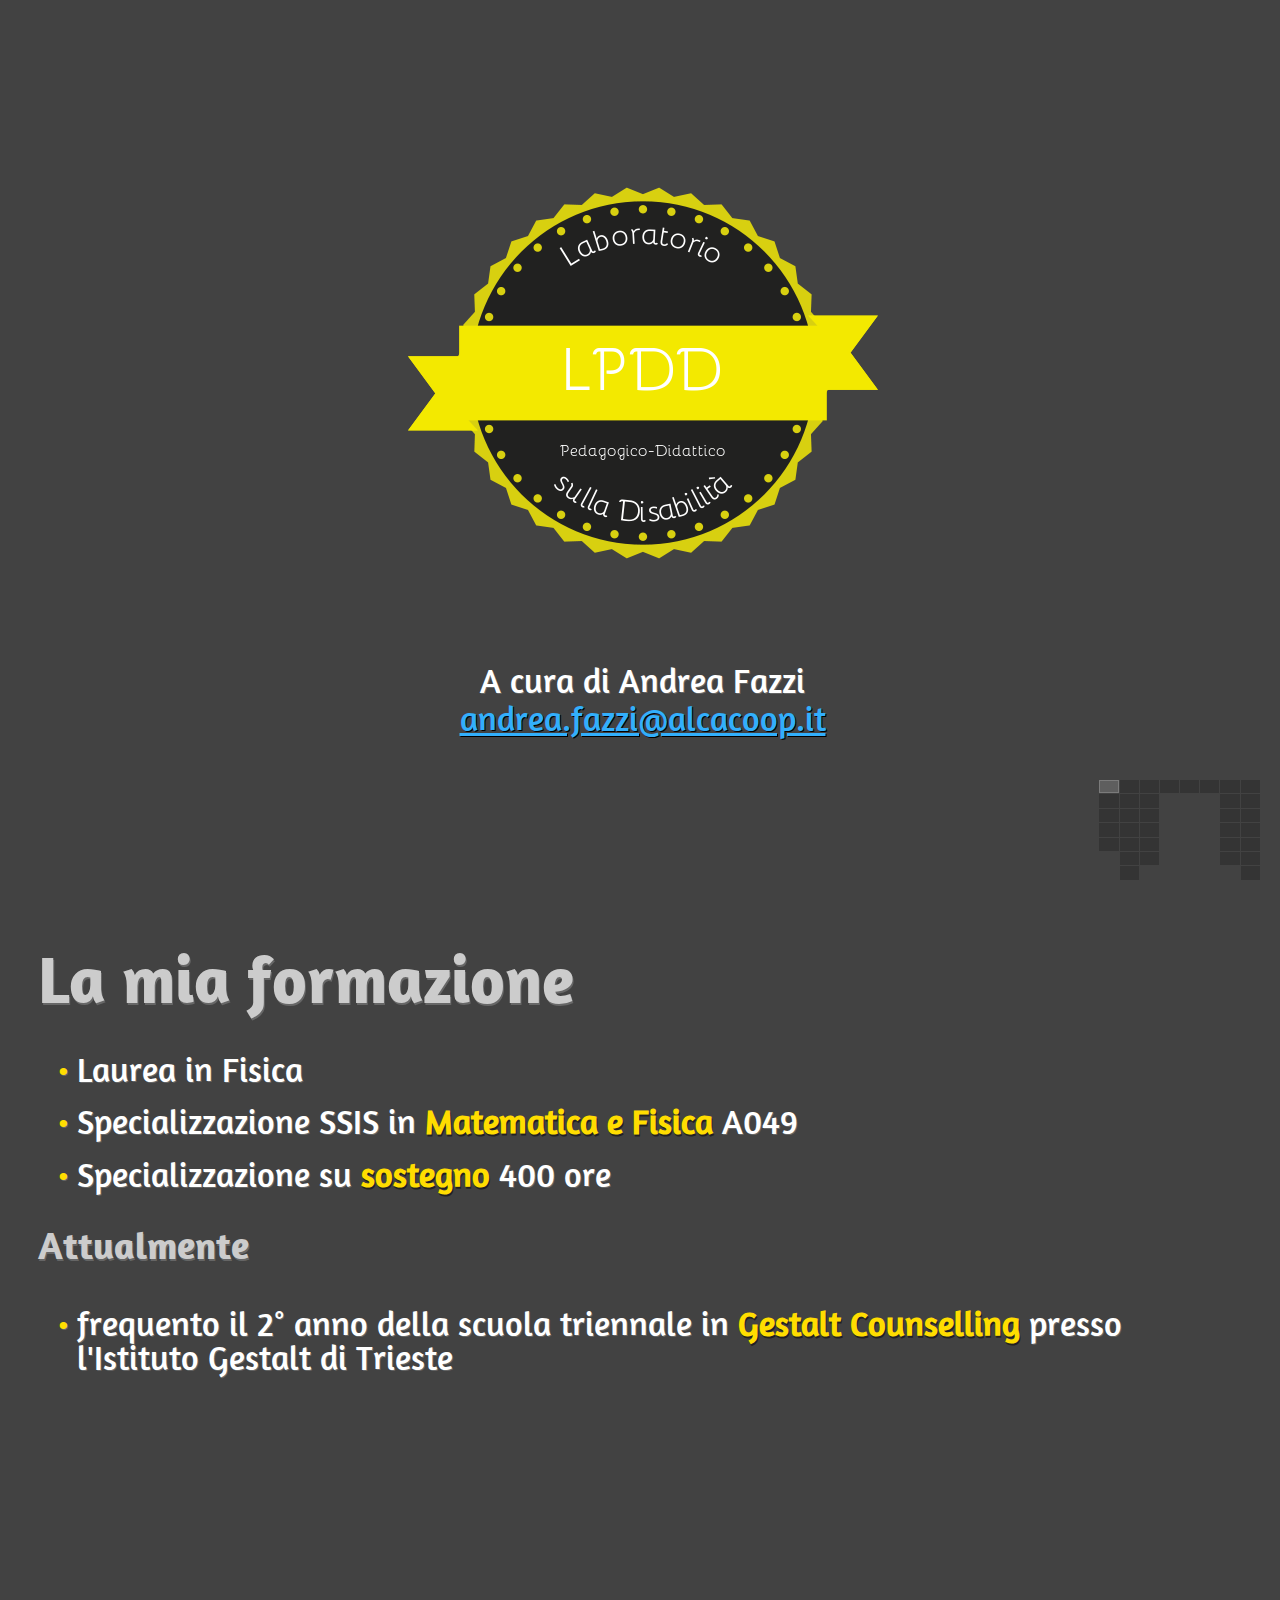
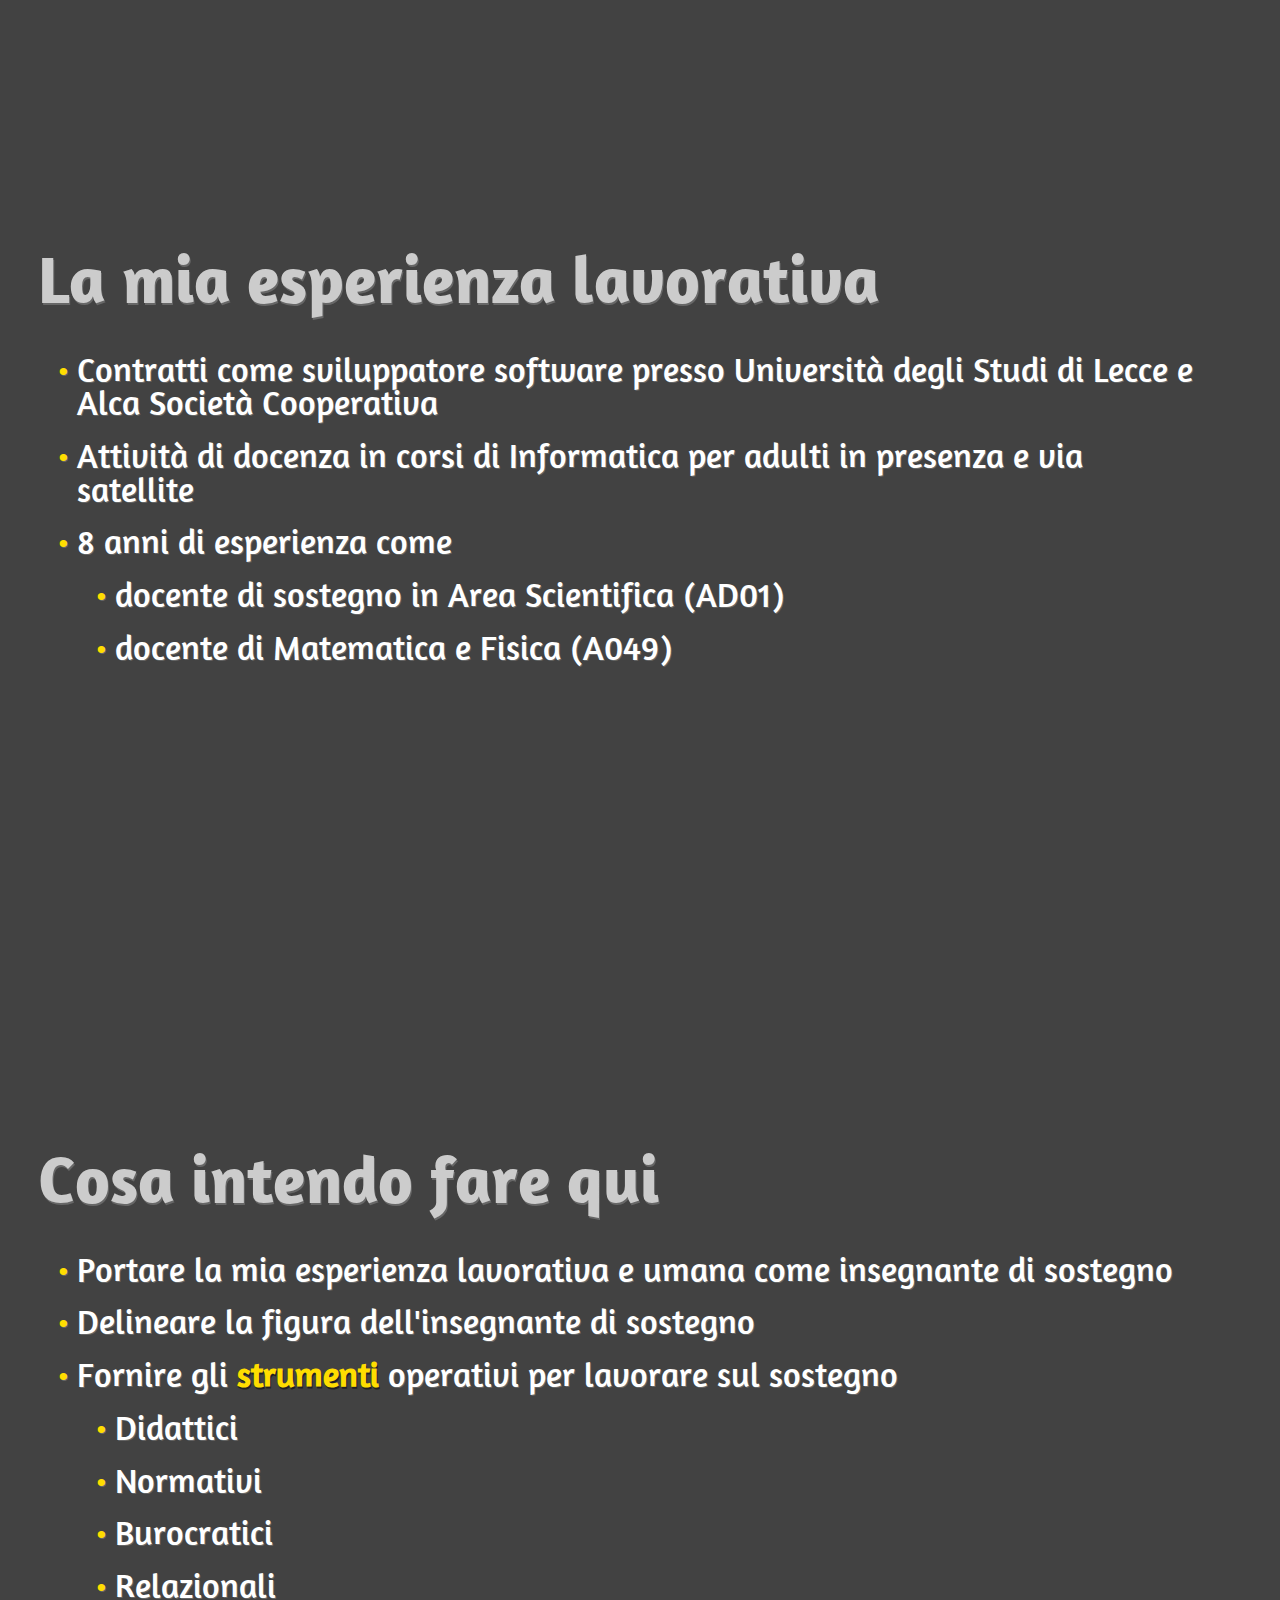
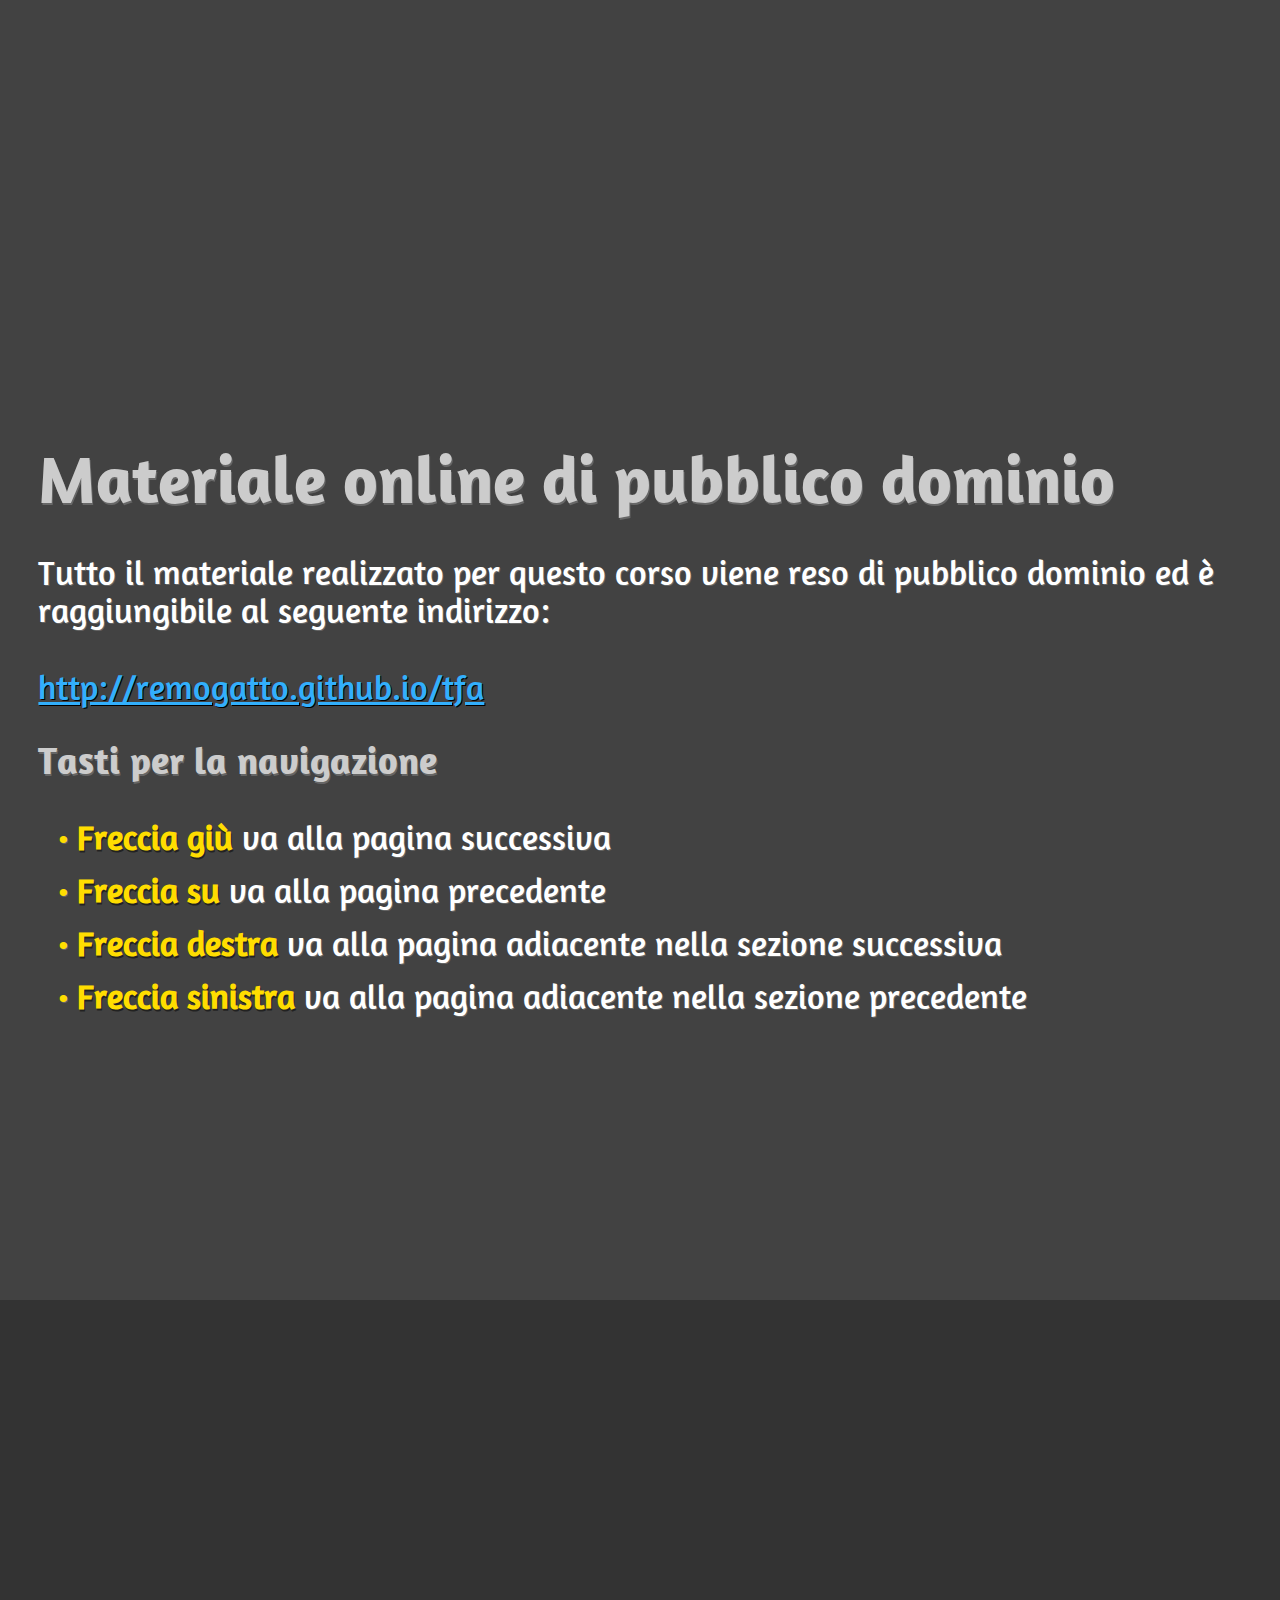
<file: tfa/index.html>
<!DOCTYPE HTML>
<!--[if IE 6]>
<html id="ie6" lang="en-US" class="ie ie6 lt-ie9">
<![endif]-->
<!--[if IE 7]>
<html id="ie7" lang="en-US" class="ie ie7 lt-ie9">
<![endif]-->
<!--[if IE 8]>
<html id="ie8" lang="en-US" class="ie ie8 lt-ie9">
<![endif]-->
<!--[if gte IE 9]>
<html lang="en-US" class="ie ie9">
<![endif]-->
<!--[if !(IE)]><!-->
<html lang="en-US" class="">
<!--<![endif]-->
<head>
	<meta charset="UTF-8">
	<meta name="viewport" content="initial-scale=1.0 minimal-ui">
	<meta name="apple-mobile-web-app-capable" content="yes">
	<meta name="author" content="Andrea Fazzi">

	<meta property="og:title" content="Laboratorio pedagogico-didattico sulla disabilità">
	<meta property="og:type" content="website">
	<!-- <meta property="og:url" content="http://flowtime-js.marcolago.com"> -->
	<!-- <meta property="og:image" content="http://flowtime-js.marcolago.com/assets/img/share-image.jpg"> -->
	<!-- <meta property="og:site_name" content="Flowtime.js"> -->
	<!-- <meta property="fb:admins" content="1293500397"> -->

	<!-- <meta name="twitter:card" content="summary"> -->
	<!-- <meta name="twitter:url" content="http://flowtime-js.marcolago.com"> -->
	<!-- <meta name="twitter:title" content="Flowtime.js - A HTML Presentation Framework"> -->
	<!-- <meta name="twitter:description" content="Flowtime.js is an open source framework for easily build HTML presentations or websites. It’s built with web standards in mind and on top of a solid full page grid layout powered by CSS3 hardware accelerated transition and comes with a complete set of Javascript API for deep customization."> -->
	<!-- <meta name="twitter:image" content="http://flowtime-js.marcolago.com/assets/img/share-image.jpg"> -->
	<!-- <meta name="twitter:creator" content="@marcolago"> -->

	<meta name="description" content="Laboratorio pedagogico-didattico sulla disabilità">

	<title>Laboratorio pedagogico-didattico / Prima lezione</title>
	<link rel="stylesheet" href="assets/css/reset.css">
	<link rel="stylesheet" href="css/flowtime.css">
	<link rel="stylesheet" href="css/themes/default.css">
	<link rel="stylesheet" href="assets/css/prism.css">


	<link rel="apple-touch-icon-precomposed" 				href="img/touch-icon-iphone.png">
	<link rel="apple-touch-icon-precomposed" 	sizes="72x72" 		href="img/touch-icon-ipad.png">
	<link rel="apple-touch-icon-precomposed" 	sizes="114x114" 	href="img/touch-icon-iphone-retina.png">
	<link rel="apple-touch-icon-precomposed" 	sizes="144x144" 	href="img/touch-icon-ipad-retina.png">

	<link rel="apple-touch-startup-image" href="img/startup-640x920.png" media="(device-width: 320px) and (device-height: 480px) and (-webkit-device-pixel-ratio: 2)">
	<link rel="apple-touch-startup-image" href="img/startup-640x1096.png" media="(device-width: 320px) and (device-height: 568px) and (-webkit-device-pixel-ratio: 2)">

</head>
<body class="">

	<div class="flowtime">
		<div class="ft-section" data-id="section-1">
			<div id="/section-1/page-1" class="ft-page" data-id="page-1" data-title="Laboratorio pedagogico-didattico sulla disabilità">
				<div class="stack-center">
					<div class="stacked-center">
						<!-- <a href="#/section-1/page-2"><img src="assets/img/lpdd_logo.png"></a> -->
						<img src="assets/img/lpdd_logo.png">
						<!-- <p class="page-title">Laboratorio pedagogico-didattico sulla disabilità</p> -->
						<p>A cura di Andrea Fazzi<br/><a href="mailto:andrea.fazzi@alcacoop.it">andrea.fazzi@alcacoop.it</a></p>
						<!-- <p>a cura di <a href="https://github.com/remogatto">Andrea Fazzi</a></p> -->
						<!-- <p>Usa le <strong>frecce</strong> per navigare.</p> -->
					</div>
				</div>
			</div>
			<div id="/section-1/page-2" class="ft-page" data-id="page-2">
				<h1>La mia formazione</h1>
				<ul>
				  <li>Laurea in Fisica</li>
				  <li>Specializzazione SSIS in <strong>Matematica e Fisica</strong> A049</li>
				  <li>Specializzazione su <strong>sostegno</strong> 400 ore</li>
				</ul>
				<h3>Attualmente</h3>
				<ul>
				  <li>frequento il 2° anno della
				  scuola triennale in <strong>Gestalt
				  Counselling</strong> presso
				  l'Istituto Gestalt di Trieste</li>
				</ul>
			</div>
			<div id="/section-1/page-3" class="ft-page" data-id="page-3">
				<h1>La mia esperienza lavorativa</h1>
				<ul>
				  <li>Contratti come sviluppatore software presso Università degli Studi di Lecce e Alca Società Cooperativa</li>
				  <li>Attività di docenza in corsi di Informatica per adulti in presenza e via satellite</li>
				  <li>8 anni di esperienza come</li>
				    <ul>
				      <li>docente di sostegno in Area Scientifica (AD01)</li>
				      <li>docente di Matematica e Fisica (A049)</li>
				    </ul>
				</ul>
			</div>
			<div id="/section-1/page-4" class="ft-page" data-id="page-4">
				<h1>Cosa intendo fare qui</h1>
				<ul>
				  <li>Portare la mia esperienza lavorativa e umana come insegnante di sostegno</li>
				  <li>Delineare la figura dell'insegnante di sostegno 
				  <li>Fornire gli <strong>strumenti</strong> operativi per lavorare sul sostegno</li>
				  <ul>
				    <li>Didattici</li>
				    <li>Normativi</li>
				    <li>Burocratici</li>
				    <li>Relazionali</li>
				  </ul>
				</ul>
			</div>
			<div id="/section-1/page-5" class="ft-page" data-id="page-5">
			  <h1>Materiale online di pubblico dominio</h1>
			  <p>Tutto il materiale realizzato per questo corso viene reso di pubblico dominio ed è raggiungibile al seguente indirizzo:</p>
			  <p><a href="http://remogatto.github.io/tfa/">http://remogatto.github.io/tfa</a></p>
			  <h3>Tasti per la navigazione</h3>
			  <ul>
			    <li><strong>Freccia giù</strong> va alla pagina successiva</li>
			    <li><strong>Freccia su</strong> va alla pagina precedente</li>
			    <li><strong>Freccia destra</strong> va alla pagina adiacente nella sezione successiva</li>
			    <li><strong>Freccia sinistra</strong> va alla pagina adiacente nella sezione precedente</li>
			  </ul>
			</div>

		</div>

		<div class="ft-section" data-id="section-2">
			<div id="/section-2/page-1" class="ft-page" data-id="page-1">
				<h1>L'insegnante di sostegno</h1>
				<blockquote>E' un <strong>insegnante specializzato</strong>,
				previsto dalla Legge 517/77, che viene
				assegnato, in piena contitolarità con
				gli altri docenti, alla classe in cui
				è inserito il soggetto portatore di
				handicap per attuare «forme di
				integrazione a favore degli alunni
				portatori di handicap» e «realizzare
				interventi individualizzati in
				relazione alle esigenze dei singoli
				alunni»</blockquote>
				<p>In altre parole, l'insegnante di
				sostegno è, a tutti gli effetti, un insegnante</p>
				<ul>
				  <li><strong>di</strong> classe</li>
				  <li><strong>nella</strong> classe</li>
				  <li><strong>per</strong> la classe</li>
				</ul>
				<p>Ed è - naturalmente - l'insegnante di riferimento per l'<strong>alunno disabile</strong>.</p>
			</div>
			<div id="/section-2/page-2" class="ft-page" data-id="page-2">
				<h1>E' un insegnante specializzato</h1>
				<p>L'insegnante di sostegno è</p> 
				<ul>
				  <li>competente nella sua materia d'insegnamento (in quanto abilitato o vincitore di concorso)</li>
				  <li>competente in materia di disabilità in quanto ha frequentato un corso di specializzazione aggiuntivo.</li>
				</ul>

			</div>
			<div id="/section-2/page-3" class="ft-page" data-id="page-3">
				<h1>Insegnante di classe</h1>
				<p>L'insegnante di sostegno è un insegnante di classe e quindi:</p>
				<ul>
				  <li>Firma sul registro di classe</li>
				  <li>Può comminare sansioni disciplinari a tutti gli studenti della classe</li>
				  <li>Partecipa ai Consigli di classe e ha diritto di voto sulle valutazioni di <strong>tutti</strong> gli studenti</li>
				  <li>Può essere una figura specializzata di supporto agli alunni con Bisogni Educativi Speciali (BES)</li>
				</ul>
			</div>
			<div id="/section-2/page-4" class="ft-page" data-id="page-4">
				<h1>Insegnante nella classe</h1>
				<p>L'insegnante di sostegno è nella classe e perciò</p>
				<ul>
				  <li>Quando è in classe lavora in <strong>compresenza</strong> con l'insegnante curricolare</li>
				  <li>La sua presenza non è <strong>neutra</strong> e modifica il <strong>campo</strong></li>
				  <li>Può essere fisicamente dislocato in qualunque punto della classe</li>
				  <li>E' in un punto di osservazione
				  privilegiato (in
				  posizione <strong>terza</strong>) e
				  percepisce dinamiche che - il più
				  delle volte - sono nascoste agli
				  occhi degli studenti e
				  dell'insegnante curricolare</li>
				</ul>
			</div>
			<div id="/section-2/page-5" class="ft-page" data-id="page-5">
				<h1>Insegnante per la classe</h1>
				<p>L'insegnante di sostegno rappresenta una <strong>risorsa professionale aggiuntiva</strong> e quindi</p>
				<ul>
				  <li>Mette a disposizione le sue competenze a <strong>tutti</strong> gli alunni della classe</li>
				  <li>Può essere di supporto al docente curricolare nelle attività didattiche in cui quest'ultimo decida di coinvolgerlo</li>
				</ul>
			</div>
			<div id="/section-2/page-6" class="ft-page" data-id="page-6">
				<h1>Insegnante per l'alunno disabile</h1>
				<p>L'insegnante di sostegno lavora a stretto contatto con l'alunno disabile ed in particolare:</p>
				<ul>
				  <li>Lavora con lui/lei in rapporto 1:1, dentro e fuori dalla classe</li>
				  <li>Lavora con lui/lei all'interno di piccoli gruppi di studenti</li>
				  <li>Semplifica il contenuto didattico delle lezioni e a volte lo differenzia</li>
				  <li>Sviluppa e progetta la programmazione didattica dell'alunno <strong>con la collaborazione</strong> dei docenti curricolari
				  <li>E' in relazione diretta con i genitori dell'alunno/alunna</li>
				</ul>
			</div>
			<div id="/section-2/page-7" class="ft-page" data-id="page-7">
				<h1>...ma attenzione!</h1>
				<p>Questo <strong>non significa</strong> che</p>
				<ul>
				  <li>l'alunno disabile è di <strong>esclusiva competenza</strong> dell'insegnante di sostegno</li>
				  <li>la programmazione didattica dell'alunno disabile è materia esclusiva dell'insegnante di sostegno</li>
				</ul>
				<p>Insomma, l'insegnante di sostegno è
				per l'alunno disabile ma tutti i
				docenti della classe sono ugualmente responsabili
				del percorso educativo e didattico
				di quest'ultimo.</p>
			</div>
			<!-- <div id="/section-2/page-8" class="ft-page" data-id="page-8"> -->
			<!-- 	<h1>Fare l'insegnante di sostegno: una vocazione?</h1> -->
			<!-- 	<p></p> -->
			<!-- </div> -->

		</div>

		<div class="ft-section" data-id="section-3">
			<div id="/section-3/page-1" class="ft-page" data-id="page-1">
				<h1>Arruolamento</h1>
				<p>Allo stato attuale, gli insegnanti di sostegno vengono arruolati a partire da un <strong>elenco</strong>.</p>
				<p>Nelle scuole medie superiori gli elenchi sono 4, uno per area. Le aree sono:</p>
				<ul>
				  <li>Area Scientifica (AD01)</li>
				  <li>Area Umanistica (AD02)</li>
				  <li>Area Tecnica (AD03)</li>
				  <li>Area Motoria (AD04)</li>
				</ul>
				<p>A partire dagli elenchi si decidono le assunzioni a tempo determinato e indeterminato.</p>
			</div>
			<div id="/section-3/page-2" class="ft-page" data-id="page-2">
				<h1>Elenchi e graduatorie</h1>
				<p>Gli elenchi del sostegno non sono graduatorie!</p>
				<p>Infatti l'elenco è collegato alla graduatoria di riferimento.</p>
				<p><strong>Esempio</strong></p>
				<p>Se sono abilitato in A049 e sono
				presente nella relativa graduatoria
				con X punti, allora sarò presente
				anche nell'elenco del sostegno Area
				Scientifica (AD01) con lo stesso
				punteggio. Inoltre, i miei titoli di
				servizio verranno "caricati" sulla
				A049 e l'elenco di sostegno si
				aggiornerà di conseguenza.</p>
			</div>
			<div id="/section-3/page-3" class="ft-page" data-id="page-3">
				<h1>Cattedre e spezzoni orari</h1>
				<p>Le scuole richiedono un certo
				numero di ore di sostegno (suddivise
				per area). Questa richiesta viene
				fatta in base a quanto deciso durante <strong>l'ultima</strong> riunione L104.</p>
				<p>Da questo monte ore vengono ricavate le cattedre di sostegno.</p>
				<p>Le ore rimanenti formano i cosidetti spezzoni orari.</p>
			</div>
			<div id="/section-3/page-4" class="ft-page" data-id="page-4">
			  <h1>Vademecum del giorno 1</h1>
			  <p>Ecco un vademecum per il primo giorno da
			    insegnante di sostegno in una nuova scuola.</p>
			  <ul>
			    <li>Presentarsi al <strong>Dirigente Scolastico</strong></li>
			    <li>Incontrare la <strong>figura strumentale</strong> per il sostegno</li>
			    <li>Esporre le proprie <strong>competenze</strong> alla figura strumentale; ci verrano quindi assegnati gli alunni</li>
			    <li>Intervistare la figura strumentale in merito agli alunni assegnati</li>
			    <ul>
			      <li>Che tipo di patologia presentano?</li>
			      <li>Che tipo di programmazione seguono? (differenziata/obiettivi minimi)</li>
			      <li>Come vivono la relazione con l'insegnante di sostegno?</li>
			      <li>Si sono verificati problemi disciplinari?</li>
			    </ul>
			  </ul>
			</div>
			<div id="/section-3/page-5" class="ft-page" data-id="page-5">
			  <h1>Vademecum del giorno 1 - parte seconda</h1>
			  <ul>
			    <li>Se si prende l'incarico ad anno scolastico in corso, chiedere di conoscere gli alunni personalmente</li>
			    <li>
			      Chiedere l'accesso agli <strong>atti riservati</strong> e dare un'occhiata ai seguenti documenti:
			    </li>
			    <ul>
			      <li>Diagnosi funzionale</li>
			      <li>P.E.I. degli anni scolastici precedenti</li>
			      <li>Verbali delle riunioni 104 precedenti</li>
			    </ul>
			  </ul>
			  <p>Cercare di non farsi condizionare
			    eccessivamente dai documenti consultati. E' necessario
			    conoscere i ragazzi <strong>di persona</strong>,
			    passare del tempo con loro. I documenti sono uno
			    strumento utile da un punto di vista tecnico, non
			    umano. I documenti possono orientarci verso una
			    direzione di intervento ma dobbiamo essere
			    preparati a cambiare strada se necessario!
			</div>
			<div id="/section-3/page-6" class="ft-page" data-id="page-6">
				<h1>L'orario del docente di sostegno</h1>
				<p>L'orario del docente di sostegno
				viene deciso in base all'orario dei
				docenti curricolari e degli altri
				docenti di sostegno. Esso risulta
				quindi
				fortemente <strong>vincolato</strong>.
				</p>
				<p>Si possono presentare una serie di
				problemi organizzativi e didattici:
				</p>
				<ul>
				  <li>Possibilità di un
				  orario <strong>estremamente</strong>
				  frammentato</li>
				  <li>Difficoltà di "incastro" con gli orari delle altre scuole (nel caso di incarico su più scuole)</li>
				  <li>Necessità di lavorare su aree diverse da quella di specializzazione</li>
				</ul>
				<p>In genere l'orario del sostegno
				viene strutturato dal docente di
				sostegno stesso e viene vagliato dal
				Dirigente Scolastico e dal referente
				del sostegno.</p>
				<p>E' possibile che il Dirigente Scolastico dia delle direttive precise circa l'organizzazione dell'orario</p>
			</div>

		</div>

		<div class="ft-section" data-id="section-4">
			<div id="/section-5/page-1" class="ft-page" data-id="page-1">
				<h1>Fase di analisi</h1>
				<p>Durante la fase di analisi si
				raccolgono informazioni circa la
				storia clinica e scolastica
				dell'alunno. Tale raccolta di informazioni avviene mediante:</p>
				<ul>
				  <li>Lettura dei verbali delle riunioni L104</li>
				  <li>Lettura del P.E.I.</li>
				  <li>Lettura delle programmazioni didattiche</li>
				  <li>Osservazione <strong>sul campo</strong> dell'alunno</li>
				</ul>
				<p>La fase di analisi non è
				monolitica. Essa avviene <strong>di
				continuo</strong> durante l'intervento
				didattico.</p>
			</div>
		</div>

		<div class="ft-section" data-id="section-5">
			<div id="/section-6/page-1" class="ft-page" data-id="page-1">
				<h1>Fase di progettazione</h1>
				<p>Durante la fase di progettazione si
				producono i documenti necessari a
				pianificare l'intervento didattico
				sull'alunno. Essi comprendono:</p>
				<ul>
				  <li>il Piano Educativo Individualizzato</li>
				  <li>la Programmazione didattica (differenziata/obiettivi minimi)</li>
				</ul>
				<p>La fase di progettazione non è
				un'attività solitaria del docente di
				sostegno! Essa riguarda il Consiglio
				di
				classe <strong class="attention">per
				intero</strong>.</p>
			</div>
		</div>

		<div class="ft-section" data-id="section-6">
			<div id="/section-7/page-1" class="ft-page" data-id="page-1">
				<h1>Fase di attuazione</h1>
				<p>La fase di attuazione riguarda
				l'intervento didattico vero e
				proprio. Il docente di sostegno opera
				il suo intervento mediante:</p>
				<ul>
				  <li>Lezione individuale fuori dalla classe</li>
				  <li>Lezione individuale in classe (in contemporanea alla stesura degli appunti)</li>
				  <li>Lezione frontale a <strong>tutta</strong> la classe</li>
				  <li>Lezione in piccolo gruppo fuori dalla classe</li>
				  <li>Stesura di appunti in assenza dell'alunno disabile</li>
				  <li>Produzione delle veriche scritte e presenza durante lo svolgimento delle stesse</li>
				  <li>Conduzione (o co-conduzione) delle verifiche orali</li>
				</ul>
				<p>Durante questa fase il docente di
				sostegno utilizzerà mezzi e strumenti
				didattici <strong>specifici</strong> per il tipo di disabilità.</p>
			</div>

		</div>

		<div class="ft-section" data-id="section-7">
			<div id="/section-7/page-1" class="ft-page" data-id="page-1">
				<h1>Documenti, riunioni e incontri</h1>
				<p>Il docente
				di sostegno partecipa (a vari livelli)
				alla stesura dei seguenti
				documenti:</p>
				<ul>
				  <li>Profilo Dinamico Funzionale</li>
				  <li>Piano Educativo Individualizzato</li>
				  <li>Programmazione didattica</li>
				  <li>Verbali delle riunioni L104</li>
				  <li>Relazione finale di fine anno</li>
				  <li>Documento riservato allegato al
				    documento del 15 maggio</li>
				</ul>
			</div>

			<div id="/section-7/page-1" class="ft-page" data-id="page-1">
				<h1>Documenti, riunioni e incontri</h1>
				<p>Il docente di sostegno
				partecipa alle seguenti riunioni ed
				incontri:</p>
				<ul>
				  <li>Riunioni L104</li>
				  <li>Riunioni dipartimentali del sostegno (se previste)</li>
				  <li>Incontri con i genitori</li>
				</ul>
			</div>

			<div id="/section-7/page-2" class="ft-page" data-id="page-2">
				<h1>Diagnosi funzionale</h1>
				<p>La diagnosi funzionale è un
				documento tecnico redatto dall'azienda
				sanitaria.</p>
				<p>Il documento descrive la
				situazione <strong>clinico-funzionale</strong>
				dell'alunno al momento
				dell'accertamento.</p>
				<p>Ecco un esempio
				di <a href="http://www.istruzione.lombardia.it%2Fwp-content%2Fuploads%2F2011%2F01%2Fmodello-diagnosi.doc">diagnosi
				funzionale</a>.</p>
			</div>

			<div id="/section-7/page-3" class="ft-page" data-id="page-3">
				<h1>Profilo dinamico funzionale</h1>
				<p>Il <strong>profilo dinamico funzionale</strong> (P.D.F.) è un documento conseguente alla diagnosi funzionale.</p>
				<p>Esso mette in evidenza le difficoltà e le potenzialità dell'alunno</p>
				<p>Viene aggiornato all'inizio di ogni ciclo scolastico.</p>
			</div>

			<div id="/section-7/page-3" class="ft-page" data-id="page-4">
				<h1>Piano Educativo Individualizzato</h1>
				<blockquote>
				  Il Piano educativo individualizzato
				  (indicato in seguito con il termine
				  <strong>P.E.I.</strong>), è il documento nel quale
				  vengono descritti gli interventi
				  integrati ed equilibrati tra di
				  loro, predisposti per l'alunno in
				  situazione di handicap, in un
				  determinato periodo di tempo, ai
				  fini della realizzazione del diritto
				  all'educazione e all'istruzione, di
				  cui ai primi quattro commi
				  dell'art. 12 della legge n. 104 del
				  1992.  Il P.E.I. è redatto, ai sensi
				  del comma 5 del predetto art. 12,
				  congiuntamente dagli operatori
				  sanitari individuati dalla ASL
				  (UONPI) e dal <strong>personale insegnante
				  curriculare e di sostegno</strong> della
				  scuola e, ove presente, con la
				  partecipazione dell'insegnante
				  operatore psico-pedagogico, in
				  collaborazione con i <strong>genitori</strong> o gli
				  esercenti la potestà parentale
				  dell'alunno. Atto di indirizzo:
				  D.P.R. del 24/02/94, art.4.
				</blockquote>
				<p>Dal
				sito <a href="http://www.triesteabile.it/voglioinformarmiminori/scol/normativehandicapscuola/pianoeducativoindividualizzato/">TriesteAbile</a>.</p>
			</div>

		<div id="/section-7/page-4" class="ft-page" data-id="page-5">
				<h1>Piano Educativo Individualizzato - parte seconda</h1>
				<blockquote>
				  Il P.E.I. tiene presenti i progetti
				  didattico-educativi, riabilitativi e
				  di socializzazione individualizzati,
				  nonché le forme di integrazione tra
				  attività scolastiche ed
				  extrascolastiche, di cui alla
				  lettera a), comma 1, dell'art. 13
				  della legge n. 104 del 1992. Nella
				  definizione del P.E.I., i soggetti
				  di cui al precedente comma 2,
				  propongono, ciascuno in base alla
				  propria esperienza pedagogica,
				  medico-scientifica e di contatto e
				  sulla base dei dati derivanti dalla
				  <strong>diagnosi funzionale</strong>
				  e dal <strong>profilo dinamico
				  funzionale</strong>, di cui ai
				  precedenti articoli 3 e 4, gli
				  interventi finalizzati alla piena
				  realizzazione del diritto
				  all'educazione, all'istruzione ed
				  integrazione scolastica dell'alunno
				  in situazione di handicap. Detti
				  interventi propositivi vengono,
				  successivamente, integrati tra di
				  loro, in modo da giungere alla
				  redazione conclusiva di un piano
				  educativo che sia correlato alle
				  disabilità dell'alunno stesso, alle
				  sue conseguenti difficoltà e alle
				  potenzialità dell'alunno comunque
				  disponibili.
				</blockquote>
				<p>Dal
				sito <a href="http://www.triesteabile.it/voglioinformarmiminori/scol/normativehandicapscuola/pianoeducativoindividualizzato/">TriesteAbile</a>.</p>
			</div>


		</div>

		<div class="ft-section" data-id="section-8">
			<div id="/section-8/page-1" class="ft-page" data-id="page-1">
				<h1>Stesura di appunti durante lezione frontale</h1>
				<p><strong>Destinatario</strong>: alunno con tipo di disabilità
				psicofisica che presenta le seguenti
				caratteristiche:</p>
				<ul>
				  <li>Lieve ritardo mentale</li>
				  <li>Difficoltà a mantenere la concentrazione per lunghi periodi di tempo</li>
				  <li>Difficoltà di scrittura/lettura dei grafemi (dislessia, disgrafia, discalculia)</li>
				  <li>Segue un programma per obiettivi minimi</li>
				</ul>
				<p><strong>Intervento didattico</strong>: l'intervento si svolgerà in classe mediante</p>
				<ul>
				  <li>Stesura degli appunti "in tempo reale"</li>
				  <li>Spiegazione orale passo-passo durante la lezione</li>
				</ul>
				<p>Il docente di sostegno punterà al
				raggiungimento degli <strong>obiettivi
				minimi</strong> della lezione.</p>
			</div>

			<div id="/section-8/page-2" class="ft-page" data-id="page-2">
				<h1>Analisi dell'esperienza</h1>
				<p>L'esperienza ha fatto emergere le seguenti relazioni:</p>
				<ul>
				  <li>Relazione alunno disabile⇄classe</li>
				  <li>Relazione insegnante curricolare⇄alunno disabile</li>
				  <li>Relazione insegnante curricolare⇄insegnante di sostegno</li>
				  <li>Relazione insegnante di sostegno⇄alunno disabile</li>
				  <li>Relazione insegnante di sostegno⇄classe</li>
				</ul>
				<p>Vediamo in dettaglio i vari punti.</p>
				  
			</div>

			<div id="/section-8/page-3" class="ft-page" data-id="page-3">
				<h1>Alunno disabile⇄classe</h1>
				<p>Durante un'attività di sostegno
				dialogica svolta <strong>in
				classe</strong>, l'alunno disabile
				potrebbe sentirsi di
				fatto <strong>separato</strong> dal
				gruppo classe.</p>
				<p>L'insegnante di sostegno funge da
				<strong>cuscinetto</strong> tra la classe e l'alunno
				disabile.</p>
				<p>E' importante avere consapevolezza
				di questo fatto in modo da valutare di
				volta in volta (e di caso in caso) la
				modalità di lezione più funzionale
				al <strong>benessere</strong>
				dell'alunno oltre che alla
				sua <strong>formazione</strong>.</p>
			</div>

			<div id="/section-8/page-4" class="ft-page" data-id="page-4">
				<h1>Insegnante curricolare⇄alunno disabile</h1>
				<p>L'alunno disabile è un alunno della
				classe, <strong>nella</strong>
				classe.</p>
				<p>E' opportuno che l'insegnante di
				classe</p>
				<ul>
				  <li><strong>interagisca</strong> con l'alunno
				disabile durante la lezione
				frontale</li>
				<li>lo renda partecipe impegnandolo in
				<strong>domande</strong> ed <strong>esercizi</strong> calibrati sulle
				sue abilità</li>
				<li>utilizzi lo strumento del <strong>feedback</strong>
				per orientare il proprio intervento
				didattico anche in funzione delle
				esigenze dell'alunno disabile</li>
				<li>in collaborazione con l'insegnante
				di sostegno, preveda degli <strong>esercizi per
				casa</strong> calibrati sulle abilità dell'alunno</li>
				</ul>
				  
			</div>

			<div id="/section-8/page-5" class="ft-page" data-id="page-5">
				<h1>Insegnante curricolare⇄insegnante di sostegno</h1>
				<p>E' una relazione importante perché
				permette un <strong>lavoro di
				squadra</strong> orientato ai bisogni
				didattici dell'alunno disabile.</p>
				<p>E' opportuno che i due docenti
				interagiscano <strong>durante</strong>
				la lezione (fase di attuazione)
				e <strong>prima</strong> della lezione
				(fase di progettazione).</p>
				<p>E' una
				relazione <strong>delicata</strong>
				dal punto di vista personale in quanto la presenza dell'insegnante di sostegno non è <strong>neutra</strong>.<p>
			</div>

			<div id="/section-8/page-6" class="ft-page" data-id="page-6">
				<h1>Insegnante di sostegno⇄alunno disabile</h1>
				<p>L'insegnante di sostegno è in
				rapporto <strong>dialogico</strong>
				con l'alunno disabile durante la
				lezione del docente curricolare.</p>

				<p>Allo stesso tempo l'insegnante di
				  sostegno produce gli appunti sul
				  quaderno dell'alunno e li
				  <strong>semplifica</strong>.</p>

				<p>L'alunno disabile chiede
				spiegazioni all'insegnante di sostegno
				durante la lezione.</p>

				<p>L'insegnante di sostegno è
				<strong>corresponsabile</strong>
				della <strong>partecipazione</strong>
				dell'alunno alla lezione del docente
				curricolare.</p>
			</div>

			<div id="/section-8/page-2" class="ft-page" data-id="page-2">
				<h1>Insegnante di sostegno⇄classe</h1>
				<p>L'insegnante di sostegno è anche un
				esperto della materia e in funzione di questo
				viene contattato dalla classe.</p>
				<p>Viene ritenuta una
				figura <strong>più
				accessibile</strong>.</p>
				<p>Deve fare attenzione a non essere
				scambiato per un
				"complice". Egli <strong>non
				è</strong> in una
				posizione <strong>paritaria</strong>
				rispetto agli alunni della classe.</p>
			</div>


		</div>


	</div>

	<!-- <a href="https://github.com/marcolago/flowtime.js"><img style="position: fixed; top: 0; right: 0; border: 0; z-index: 1000;" src="https://s3.amazonaws.com/github/ribbons/forkme_right_white_ffffff.png" alt="Fork me on GitHub"></a> -->

	<script src="js/brav1toolbox.js"></script>
	<script src="js/flowtime.js"></script>
	<script src="assets/js/prism.js"></script>

	<script type="text/javascript">
		var cacheTitle = document.title.replace("Flowtime.js | ", "");
		var _gaq = _gaq || [];
		_gaq.push(['_setAccount', 'UA-1228618-10']);
		_gaq.push(['_trackPageview']);
		_gaq.push(['_trackEvent', 'Flowtime', 'Landing', document.title]);
		(function() {
		var ga = document.createElement('script'); ga.type = 'text/javascript'; ga.async = true;
		ga.src = ('https:' == document.location.protocol ? 'https://ssl' : 'http://www') + '.google-analytics.com/ga.js';
		var s = document.getElementsByTagName('script')[0]; s.parentNode.insertBefore(ga, s);
		})();

		// Configuration API test
		Flowtime.showProgress(true);
		// Flowtime.fragmentsOnSide(true);
		// Flowtime.fragmentsOnBack(true);
		// Flowtime.useHistory(false);
		// Flowtime.slideInPx(true);
		// Flowtime.sectionsSlideToTop(true);
		// Flowtime.gridNavigation(false);
		// Flowtime.useOverviewVariant(true);
		Flowtime.parallaxInPx(true);
		//
		// event management
		// Flowtime.addEventListener("flowtimenavigation", onNavigation, false);
		Flowtime.onNavigation(onNavigation);
		function onNavigation(e)
		{
			_gaq.push(['_trackEvent', 'Flowtime', 'Navigation', cacheTitle + ' > ' + document.title.replace("Flowtime.js | ", "")]);
			// console.log(cacheTitle + ' > ' + document.title.replace("Flowtime.js | ", ""));
			cacheTitle = document.title.replace("Flowtime.js | ", "");
			//console.log('section', e.section, 'sectionIndex', e.sectionIndex);
			//console.log('page', e.page, 'pageIndex', e.);
			//console.log('pastSectionIndex', e.pastSectionIndex, 'pastPageIndex', e.pastPageIndex);
			//console.log('prevSection', e.prevSection);
			//console.log('nextSection', e.nextSection);
			//console.log('prevPage', e.prevPage);
			//console.log('nextPage', e.nextPage);
			//console.log('fragment', e.fragment, + 'fragmentIndex', e.fragmentIndex);
			//console.log("isOverview", e.isOverview);
			//console.log('progress:', e.progress, 'total:', e.total);
			// var value = Math.round(e.progress * 100 / e.total);
			// console.log('Completion: ' + value + '%');
		}
		// starts the application with configuration options
		Flowtime.start();
	</script>
	<script type="text/javascript" src="http://slidemote.jit.su/slidemote.js#flowtime"></script>
</body>
</html>
</file>
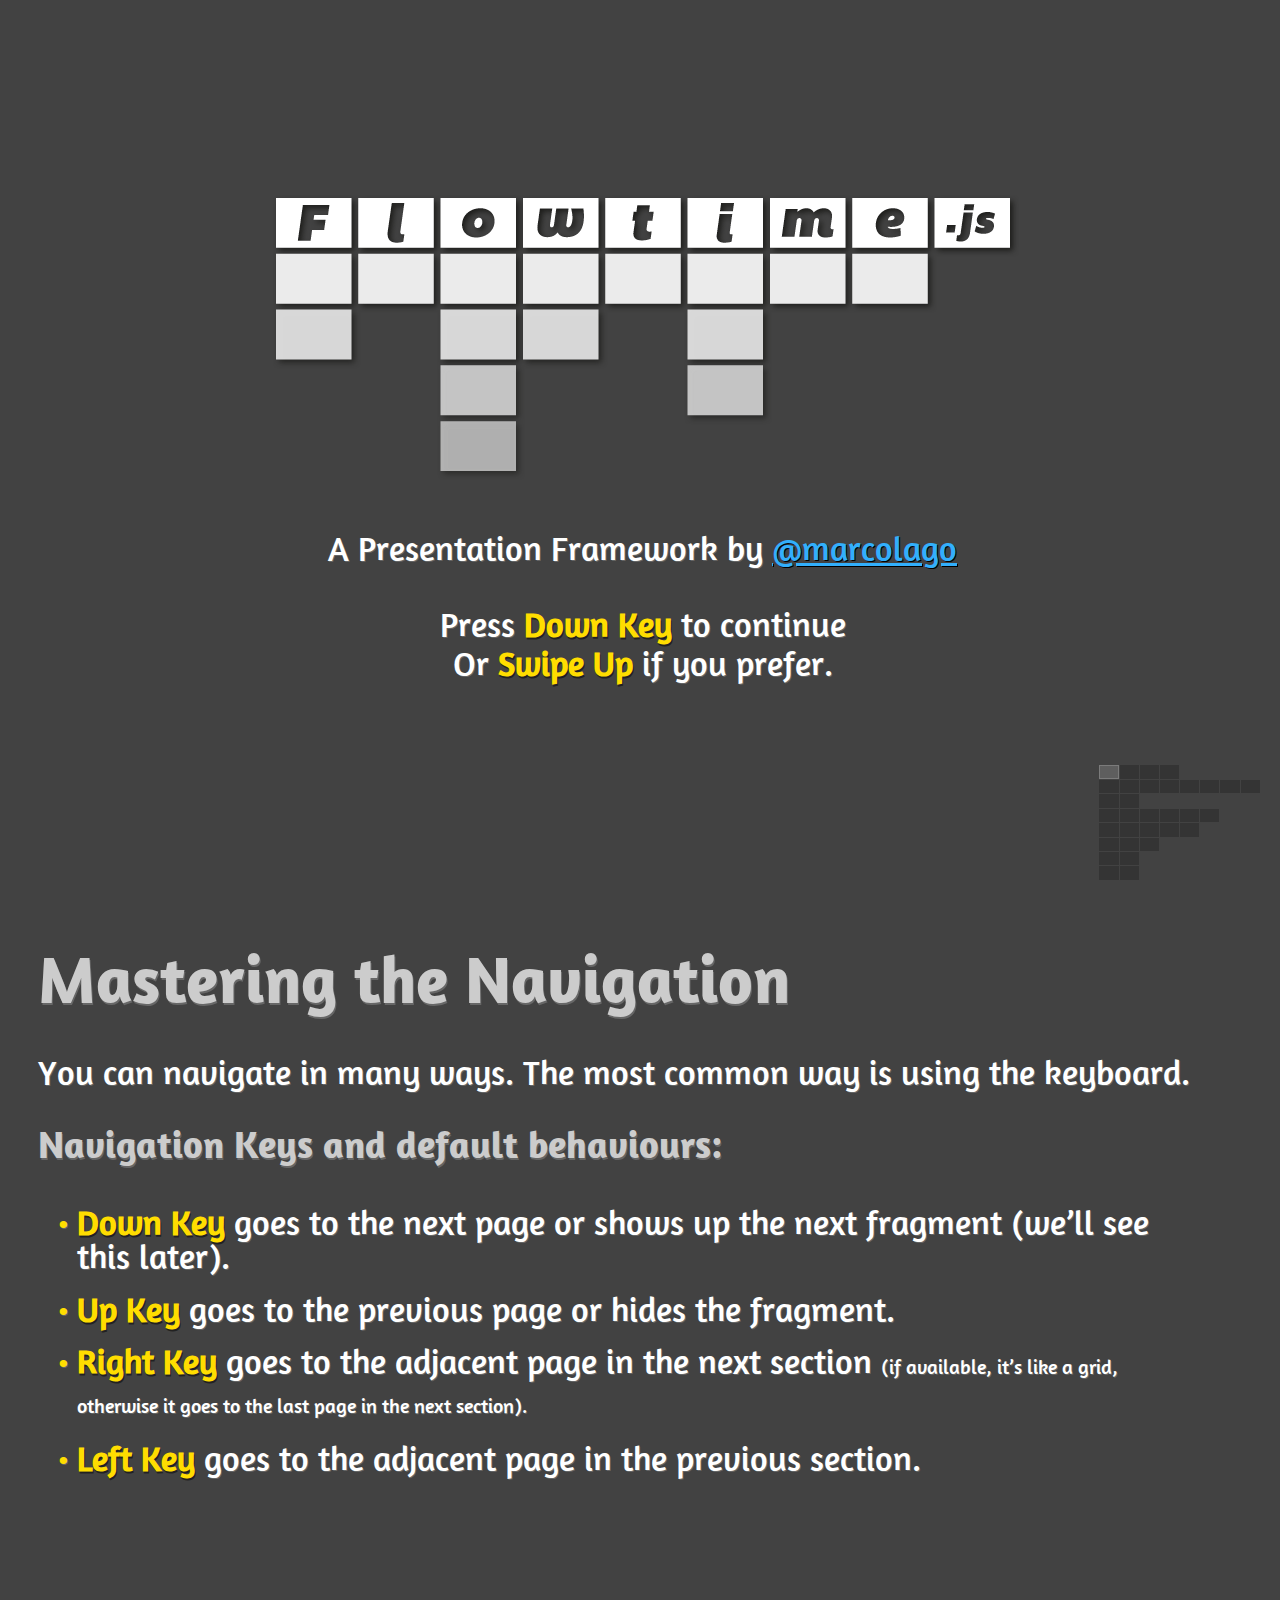
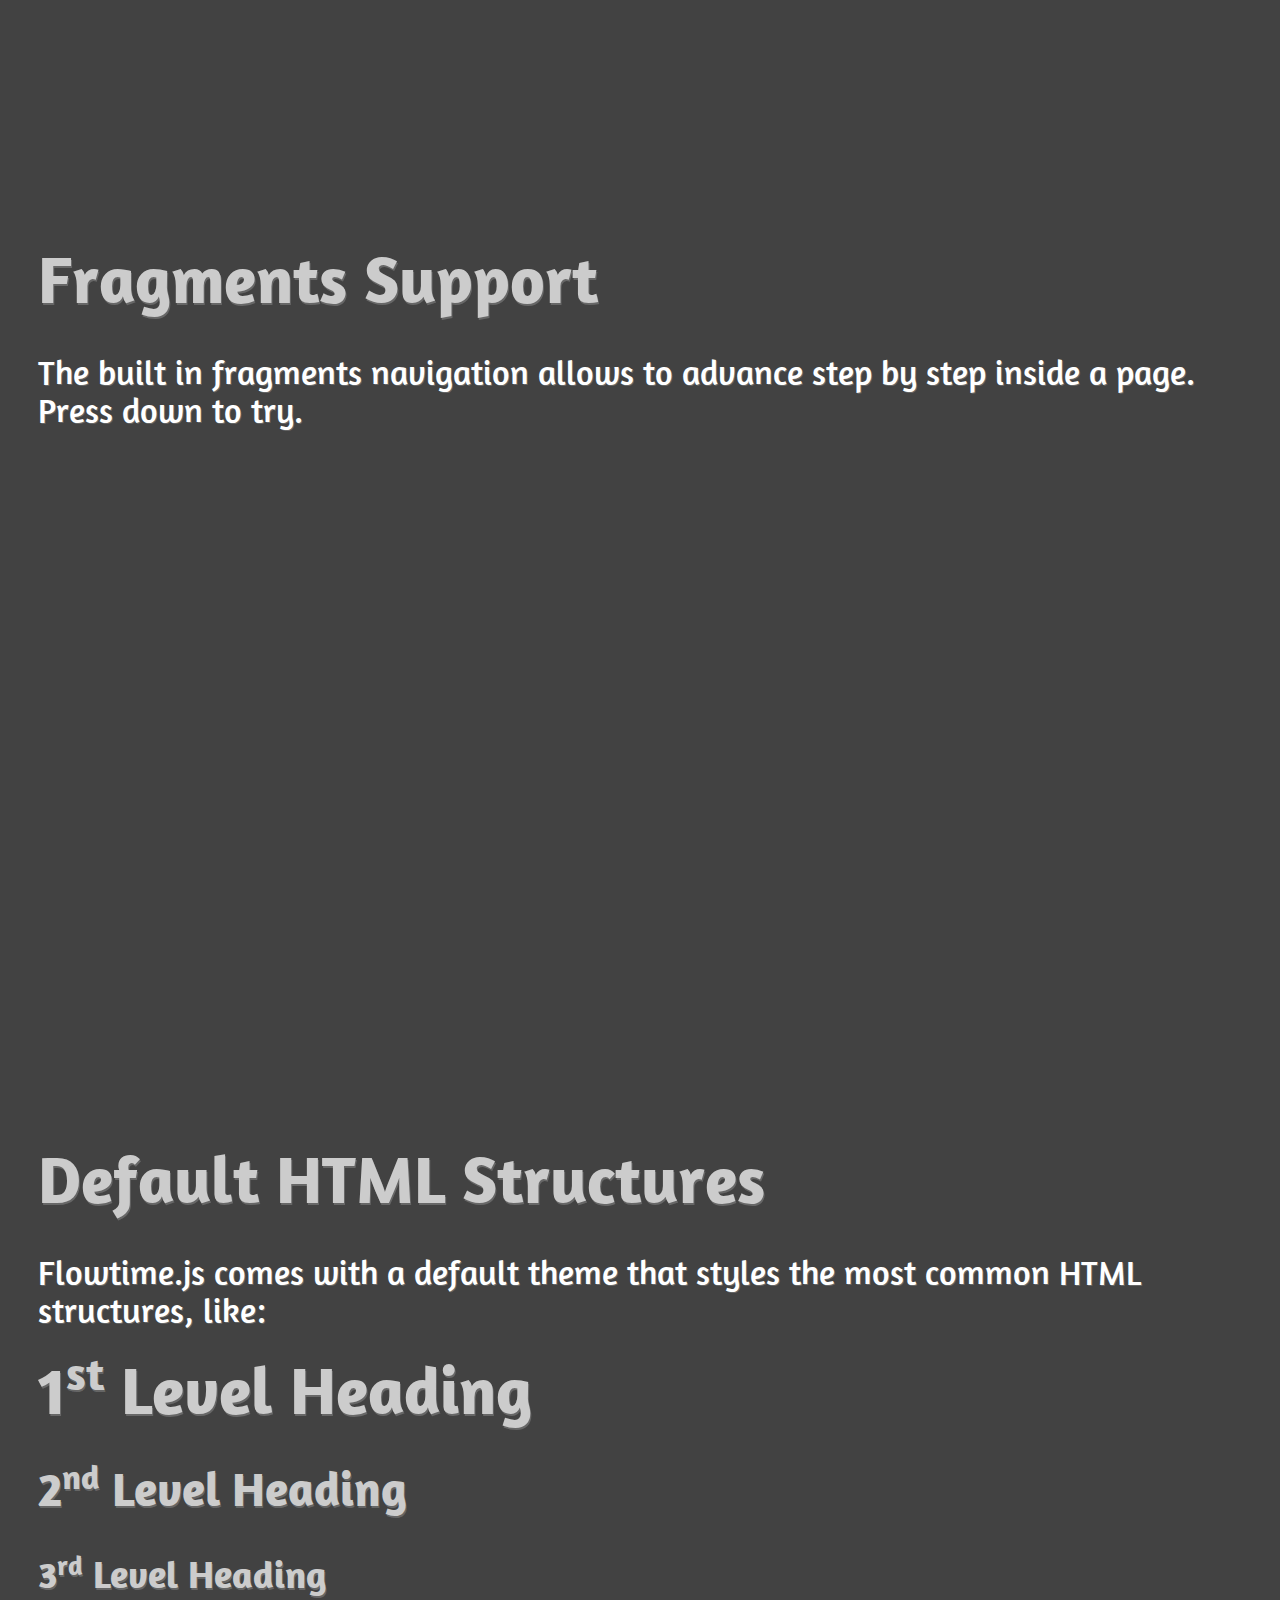
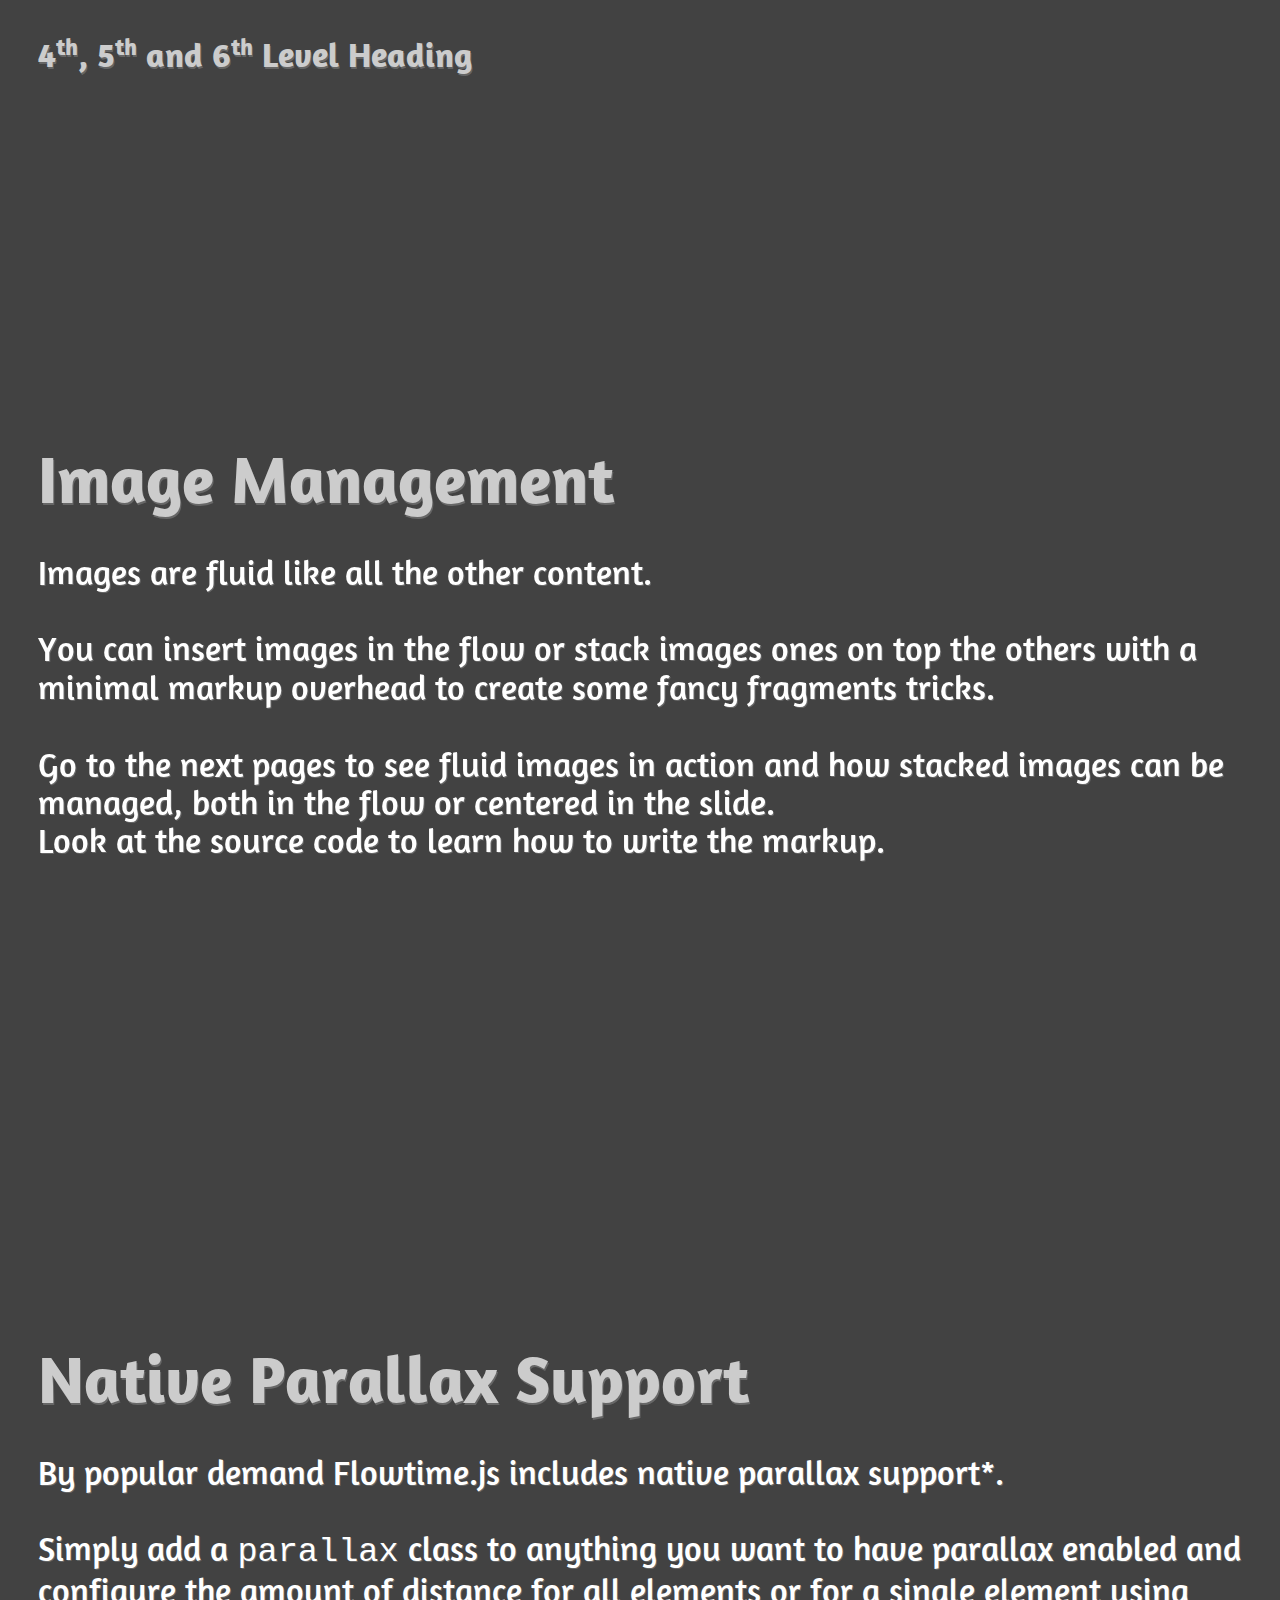
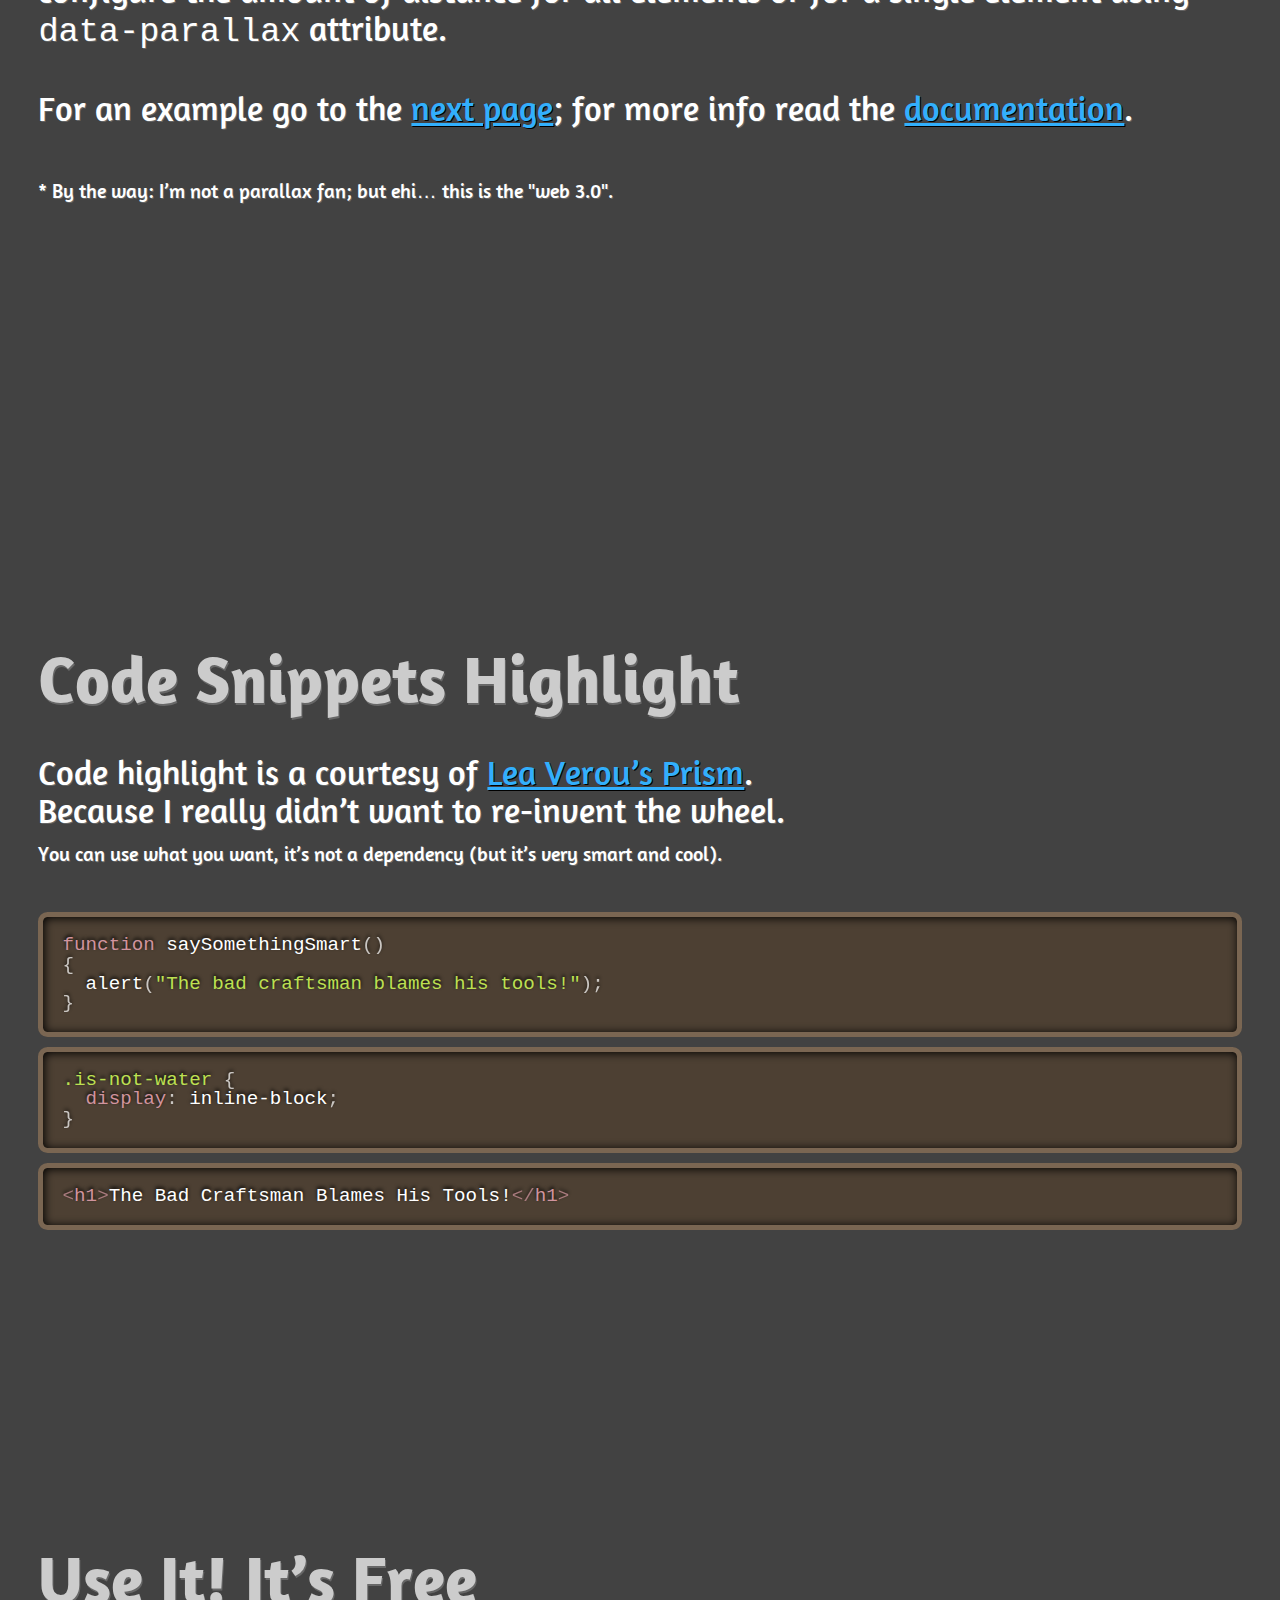
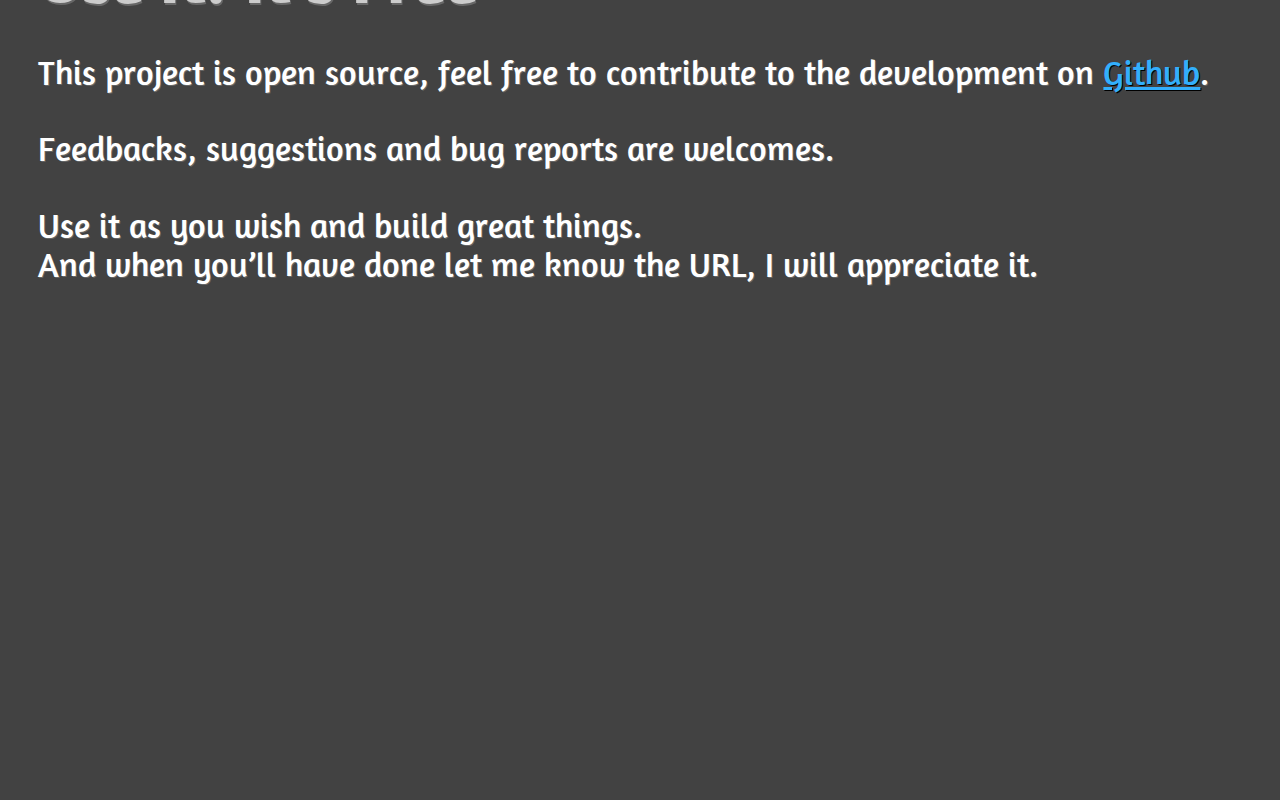
<file: tfa/examples/cross-direction/index.html>
<!DOCTYPE HTML>
<!--[if IE 6]>
<html id="ie6" lang="en-US" class="ie ie6 lt-ie9">
<![endif]-->
<!--[if IE 7]>
<html id="ie7" lang="en-US" class="ie ie7 lt-ie9">
<![endif]-->
<!--[if IE 8]>
<html id="ie8" lang="en-US" class="ie ie8 lt-ie9">
<![endif]-->
<!--[if gte IE 9]>
<html lang="en-US" class="ie ie9">
<![endif]-->
<!--[if !(IE)]><!-->
<html lang="en-US" class="">
<!--<![endif]-->
<head>
  <meta charset="UTF-8">
  <meta name="viewport" content="initial-scale=1.0 minimal-ui">
  <meta name="apple-mobile-web-app-capable" content="yes">
  <meta name="author" content="marcolago">

  <meta property="og:title" content="Flowtime.js A HTML Presentation Framework">
  <meta property="og:type" content="website">
  <meta property="og:url" content="http://flowtime-js.marcolago.com">
  <meta property="og:image" content="http://flowtime-js.marcolago.com/assets/img/share-image.jpg">
  <meta property="og:site_name" content="Flowtime.js">
  <meta property="fb:admins" content="1293500397">

  <meta name="twitter:card" content="summary">
  <meta name="twitter:url" content="http://flowtime-js.marcolago.com">
  <meta name="twitter:title" content="Flowtime.js - A HTML Presentation Framework">
  <meta name="twitter:description" content="Flowtime.js is an open source framework for easily build HTML presentations or websites. It’s built with web standards in mind and on top of a solid full page grid layout powered by CSS3 hardware accelerated transition and comes with a complete set of Javascript API for deep customization.">
  <meta name="twitter:image" content="http://flowtime-js.marcolago.com/assets/img/share-image.jpg">
  <meta name="twitter:creator" content="@marcolago">

  <meta name="description" content="Flowtime.js is an open source framework for easily build HTML presentations or websites. It’s built with web standards in mind and on top of a solid full page grid layout powered by CSS3 hardware accelerated transition and comes with a complete set of Javascript API for deep customization.">

  <title>Flowtime.js</title>
  <link rel="stylesheet" href="../../assets/css/reset.css">
  <link rel="stylesheet" href="../../css/flowtime.css">
  <link rel="stylesheet" href="../../css/themes/default.css">
  <link rel="stylesheet" href="../../assets/css/prism.css">
  
  
  <link rel="apple-touch-icon-precomposed"                    href="../../img/touch-icon-iphone.png">
  <link rel="apple-touch-icon-precomposed"  sizes="72x72"     href="../../img/touch-icon-ipad.png">
  <link rel="apple-touch-icon-precomposed"  sizes="114x114"   href="../../img/touch-icon-iphone-retina.png">
  <link rel="apple-touch-icon-precomposed"  sizes="144x144"   href="../../img/touch-icon-ipad-retina.png">
  
  <link rel="apple-touch-startup-image" href="../../img/startup-640x920.png" media="(device-width: 320px) and (device-height: 480px) and (-webkit-device-pixel-ratio: 2)">
  <link rel="apple-touch-startup-image" href="../../img/startup-640x1096.png" media="(device-width: 320px) and (device-height: 568px) and (-webkit-device-pixel-ratio: 2)">
  
</head>
<body class="">
  
  <div class="flowtime ft-cross">
    <div class="ft-section" data-id="section-1">
      <div id="/section-1/page-1" class="ft-page" data-id="page-1" data-title="A Presentation Framework by @marcolago">
        <div class="stack-center">
          <div class="stacked-center">
            <a href="#/section-1/page-2"><img src="../../assets/img/logo-white-shadow.png"></a>
            <p class="page-title">A Presentation Framework by <a href="https://twitter.com/marcolago" target="_blank">@marcolago</a></p>
            <p>Press <strong>Down Key</strong> to continue<br>
              Or <strong>Swipe Up</strong> if you prefer.</p>
          </div>
        </div>
      </div>
      <div id="/section-1/page-2" class="ft-page" data-id="page-2">
        <h1>What is it?</h1>
        <p><strong>Flowtime.js</strong> is a framework for easily building HTML presentations or websites.</p>
        <p>It’s built with web standards in mind and on top of a solid full page grid layout.</p>
        <p>The animations are managed with native and accelerated CSS3 transitions.<br>
          Javascript takes care of the navigation behaviour and adds advanced functionalities and configuration options.</p>
        <p>Press <strong>Down Key</strong> or <strong>Swipe Up</strong> to continue.</p>
      </div>
      <div id="/section-1/page-3" class="ft-page" data-id="page-3">
        <h1>Compatibility and Support</h1>
        <p><strong>Flowtime.js</strong> is fully compatible with real moderns browsers:</p>
        <ul>
          <li>Firefox</li>
          <li>Chrome</li>
          <li>Safari</li>
          <li>Opera</li>
          <li>Internet Explorer 10</li>
        </ul>
        <p>Internet Explorer 9 and some old versions of other browsers lack the transitions and some modern Javascript features but the main navigation and functionalities will work.</p>
        <p>In older browsers degrades to a bi-directional scrolling navigation with anchor links.</p>
      </div>
      <div id="/section-1/page-4" class="ft-page" data-id="page-4">
        <h1>Touch Devices Support</h1>
        <p>On touch devices you can navigate through slides swiping in all directions.</p>
        <p>By now Flowtime.js was tested and works on Safari Mobile and Chrome Mobile on iOS devices but the support will be wider in the near future.</p>
      </div>
    </div>
    <div class="ft-section" data-id="section-2">
      <div id="/section-2/page-1" class="ft-page" data-id="page-1">
        <h1>Mastering the Navigation</h1>
        <p>You can navigate in many ways. The most common way is using the keyboard.</p>
        <h3>Navigation Keys and default behaviours:</h3>
        <ul>
          <li><strong>Down Key</strong> goes to the next page or shows up the next fragment (we’ll see this later).</li>
          <li><strong>Up Key</strong> goes to the previous page or hides the fragment.</li>
          <li><strong>Right Key</strong> goes to the adjacent page in the next section <span class="small">(if available, it’s like a grid, otherwise it goes to the last page in the next section).</span></li>
          <li><strong>Left Key</strong> goes to the adjacent page in the previous section.</li>
        </ul>
      </div>
      <div id="/section-2/page-2" class="ft-page" data-id="page-2">
        <h1>Alternate Navigation Control</h1>
        <p>Pressing the <strong>Shift Key</strong> you can alternate the the default navigation keys behaviour; let’s see how:</p>
        <ul>
          <li><strong>Down Key</strong> goes to the next page skipping all the fragments.</li>
          <li><strong>Up Key</strong> goes to the previous page skipping all the fragments.</li>
          <li><strong>Right Key</strong> goes to the first page in the next section.</li>
          <li><strong>Left Key</strong> goes to the first page in the previous section.</li>
        </ul>
      </div>
      <div id="/section-2/page-3" class="ft-page" data-id="page-3">
        <h1>Some Other Keys</h1>
        <p>Because: the more, the better.</p>
        <ul>
          <li><strong>Page Up Key</strong> goes to the first page of the current section.</li>
          <li><strong>Page Down Key</strong> goes to the last page of the current section.</li>
          <li><strong>Home Key</strong> goes to the first page of the first section.</li>
          <li><strong>End Key</strong> goes to the last page of the last section.</li>
        </ul>
      </div>
      <div id="/section-2/page-4" class="ft-page" data-id="page-4">
        <h1>Overview Mode.</h1>
        <p>You can look at the entire presentation by pressing <strong>ESC Key</strong>.<br>
          When in Overview Mode you can go back to the Page Mode by pressing again the ESC Key.</p>
        <p>Try it out!</p>
        <p><strong class="attention">WARNING! Experimental Feature.</strong> If you experience problems in webkit browser you can use the alternate Overview Mode; see the <a href="https://github.com/marcolago/flowtime.js" target="_blank">documentation</a> for more info.</p>
      </div>
      <div id="/section-2/page-5" class="ft-page" data-id="page-5">
        <h1>Navigating the Overview</h1>
        <p>In Overview Mode the arrow keys works in the same way as in Page Mode, highlighting the future destination. To navigate to the highlighted page just press <strong>Return or Enter Key</strong> or click on the desired page.</p>
      </div>
      <div id="/section-2/page-6" class="ft-page" data-id="page-6">
        <h1>Navigate via Links or Javascript API</h1>
        <p>You can links every page by simply building the <code>href</code> value using this schema:</p>
        <pre><code class="language-markup">
&lt;a href="#/[section data-id attribute]/[page data-id attribute]"&gt;
        </code></pre>
        <p>Where <code>data-id</code> attribute is an optional attribute you can add to every section or page.<br>
          I.e.: if you want to go to back to the first page <a href="#/section-1/page-1">click here</a> <span class="small">(press <strong>backspace</strong> to come back to this page)</span>.</p>
        <p>You can also trigger every navigation behaviour using the <strong>Flowtime.js Javascript API</strong>.<br>Take a look at the <a href="https://github.com/marcolago/flowtime.js" target="_blank">documentation</a> if you want to learn more.</p>
      </div>
      <div id="/section-2/page-7" class="ft-page" data-id="page-7">
        <h1>Navigate With History</h1>
        <p>Flowtime.js offers a full support for the HTML5 History API where available or gracefully degrades on the hashchange event.</p>
        <p>This means that you can navigate using the browser’s back and forward buttons and deeplink a page for sharing purposes.</p>
      </div>
      <div id="/section-2/page-8" class="ft-page" data-id="page-8">
        <h1>Progress Indicator</h1>
        <p>You can enable a default progress indicator useful not only to know what’s the current page you are looking, but also as a navigation tool.</p>
        <p><strong>Look at the bottom right corner</strong> and you can see a miniature of the presentation structure.</p>
        <p>Clicking on a page thumb will navigate to that page.</p>
      </div>
    </div>

    <div class="ft-section" data-id="section-3">
      <div id="/section-3/page-1" class="ft-page" data-id="page-1">
        <h1>Fragments Support</h1>
        <p>The built in fragments navigation allows to advance step by step inside a page.<br>
          Press down to try.</p>
        <p class="ft-fragment">You can discover single elements <span class="ft-fragment">or even a single part of an element, <span class="ft-fragment">one <span class="ft-fragment">at <span class="ft-fragment">a <span class="ft-fragment">time.</span></span></span></span></span></p>
        <p class="ft-fragment">Fragments navigation is deeply customizable with some configuration options<br>
          You can learn how in the <a href="https://github.com/marcolago/flowtime.js" target="_blank">documentation</a>.</p>
      </div>
      <div id="/section-3/page-2" class="ft-page" data-id="page-2">
        <h1>Fragments Unleashed</h1>
        <p>Fragments can be more than just delayed piece of page.<p>
        <p>Thanks to some special classes you can add a couple of useful custom behaviours.</p>
        <ul>
          <li class="ft-fragment step">The <code>.step</code> fragment will partially fades out;</li>
          <li class="ft-fragment shy">The <code>.shy</code> fragment will completely hides itself;</li>
          <li class="ft-fragment">You can use this two special fragment types to easily create special effects.</li>
        </ul>
        <p><span class="ft-fragment shy">This</span> <span class="ft-fragment shy">is</span> <span class="ft-fragment shy">a</span> <span class="ft-fragment shy"><code>.shy</code></span> <span class="ft-fragment shy">example!</span></p>
        <p><span class="ft-fragment step">And</span> <span class="ft-fragment step">this</span> <span class="ft-fragment step">is</span> <span class="ft-fragment step">a</span> <span class="ft-fragment step"><code>.step</code></span> <span class="ft-fragment step">one!</span></p>
      </div>
    </div>

    <div class="ft-section" data-id="section-4">
      <div id="/section-4/page-1" class="ft-page" data-id="page-1">
        <h1>Default HTML Structures</h1>
        <p>Flowtime.js comes with a default theme that styles the most common HTML structures, like:</p>
        <h1>1<sup>st</sup> Level Heading</h1>
        <h2>2<sup>nd</sup> Level Heading</h2>
        <h3>3<sup>rd</sup> Level Heading</h3>
        <h4>4<sup>th</sup>, 5<sup>th</sup> and 6<sup>th</sup> Level Heading</h4>
      </div>
      <div id="/section-4/page-2" class="ft-page" data-id="page-2">
        <h1>Unordered Lists</h1>
        <ul>
          <li>An item.</li>
          <li>Another item.</li>
          <li>Just another item.</li>
          <li>Ok, we get it!</li>
        </ul>
      </div>
      <div id="/section-4/page-3" class="ft-page" data-id="page-3">
        <h1>Ordered Lists</h1>
        <ol>
          <li>One.</li>
          <li>Two.</li>
          <li>Three.</li>
          <li>Four.</li>
        </ol>
      </div>
      <div id="/section-4/page-4" class="ft-page" data-id="page-4">
        <h1>Definition Lists</h1>
        <dl>
          <dt>One:</dt>
          <dd>a single unit of everything.</dd>
          <dt>Two:</dt>
          <dd>the only even prime number.</dd>
          <dt>Three:</dt>
          <dd>without the “h” is a plant.</dd>
          <dt>Four:</dt>
          <dd>“Quattro” in italian.</dd>
        </dl>
      </div>
      <div id="/section-4/page-5" class="ft-page" data-id="page-5">
        <h1>Quotes and Citations</h1>
        <p>My favourite quotation: <q>The bad craftsman blames his tools</q>.</p>
        <blockquote>
          Sotto un cespo di rose scarlatte dai al rospo the caldo col latte.<br>
          Sotto un cespo di rose paonazze tocca al rospo lavare le tazze.
        </blockquote>
        <p><cite><a href="http://html5doctor.com/blockquote-q-cite/" target="_blank">Quoting and citing with &lt;blockquote&gt;, &lt;q&gt;, &lt;cite&gt;, and the cite attribute</a>  </cite> on HTML5 Doctor.</p>
      </div>
      <div id="/section-4/page-6" class="ft-page" data-id="page-6">
        <h1>Theme and Styling</h1>
        <p>If you don’t like the default theme or you want to build your own (or both things),<br>
          or if you want to build a website on top of Flowtime.js,<br>
          you can write your own theme and replace the default one.</p>
        <p>Theme and core css are in separate files so you can’t break the layout (unless you override some classes).</p>
        <h2>Fluid Layout</h2>
        <p>Everything can be fluid, just use <strong>em</strong>, <strong>rem</strong> and <strong>%</strong> units if you want to make an element resizable.</p>
      </div>
    </div>

    <div class="ft-section" data-id="section-5">
      <div id="/section-5/page-1" class="ft-page" data-id="page-1">
        <h1>Image Management</h1>
        <p>Images are fluid like all the other content.</p>
        <p>You can insert images in the flow or stack images ones on top the others with a minimal markup overhead to create some fancy fragments tricks.</p>
        <p>Go to the next pages to see fluid images in action and how stacked images can be managed, both in the flow or centered in the slide.<br>
          Look at the source code to learn how to write the markup.</p>
      </div>
      <div id="/section-5/page-2" class="ft-page" data-id="page-2" data-title="Fluid Images">
        <a href="http://www.genereavventura.com" target="_blank"><img src="../../assets/img/genereavventura.jpg"></a>
      </div>
      <div id="/section-5/page-3" class="ft-page" data-id="page-3">
        <h1>Stacked Images</h1>
        <div class="stack">
          <div class="stacked"><img src="../../assets/img/mi1-stacked-0.png"></div>
          <div class="ft-fragment stacked"><img src="../../assets/img/mi1-stacked-1.png"></div>
          <div class="ft-fragment stacked"><img src="../../assets/img/mi1-stacked-2.png"></div>
          <div class="ft-fragment stacked"><img src="../../assets/img/mi1-stacked-3.png"></div>
          <div class="ft-fragment stacked"><img src="../../assets/img/mi1-stacked-4.png"></div>
          <div class="ft-fragment stacked"><img src="../../assets/img/mi1-stacked-5.png"></div>
          <div class="ft-fragment stacked"><img src="../../assets/img/mi1-stacked-6.png"></div>
        </div>
      </div>
      <div id="/section-5/page-4" class="ft-page" data-id="page-4">
        <div class="stack-center">
          <h1 class="stacked-center">Centered Stacked Images</h1>
        </div>
        <div class="ft-fragment stack-center"><img class="stacked-center" src="../../assets/img/mi2-concept-art.jpg"></div>
        <div class="ft-fragment stack-center"><img class="stacked-center" src="../../assets/img/mi2-original.jpg"></div>
        <div class="ft-fragment stack-center"><img class="stacked-center" src="../../assets/img/mi2-special-edition.jpg"></div>
      </div>
      <div id="/section-5/page-5" class="ft-page" data-id="page-5">
        <div class="stack-center">
          <div class="stacked-center">
            <h1>About the Centered Stack</h1>
            <p class="ft-fragment">You can center anything, not only images!</p>
            <p class="ft-fragment">Just like this content.<br>Useful for splash pages and titles.</p>
            <p class="ft-fragment">And you are not limited to stacks, you can center what you want.</p>
          </div>
        </div>
      </div>
    </div>

    <div class="ft-section" data-id="section-6">
      <div id="/section-6/page-1" class="ft-page" data-id="page-1">
        <h1>Native Parallax Support</h1>
        <p>By popular demand Flowtime.js includes native parallax support*.</p>
        <p>Simply add a <code>parallax</code> class to anything you want to have parallax enabled and configure the amount of distance for all elements or for a single element using <code>data-parallax</code> attribute.</p>
        <p>For an example go to the <a href="#/section-6/page-2">next page</a>; for more info read the <a href="https://github.com/marcolago/flowtime.js" target="_blank">documentation</a>.</p>
        <p><span class="small">* By the way: I’m not a parallax fan; but ehi… this is the "web 3.0".</span></p>
      </div>
      <div id="/section-6/page-2" class="ft-page parallax-demo" data-id="page-2">
        <h1>The Invaders from Audiogalaxy</h1>
        <img class="kingmix parallax" src="../../assets/img/kingmix.png" data-parallax="1500,1500">
        <img class="sax parallax" src="../../assets/img/sax.png" data-parallax="750,750">
        <img class="tone parallax" src="../../assets/img/tone.png" data-parallax="500,500">
      </div>
      <div id="/section-6/page-3" class="ft-page" data-id="page-3">
        <h1>This Page Is Just for Testing the Parallax</h1>
        <p>In the previous page, from left to right:</p>
        <dl>
          <dt>Sax:</dt>
            <dd>King Mix’s most trusted servant. After a diploma in the music conservatory in the…</dd>
          <dt>King Mix:</dt>
            <dd>son of the noble dynasty of the Mix of Censor, he soon shows his…</dd>
          <dt>Tone:</dt>
            <dd>the most feared space intruder on Mixer. He flunked the musical exam…</dd>
        </dl>
        <p>More info about this villains on <a href="http://www.genereavventura.com" target="_blank">www.genereavventura.com</a>.
      </div>
    </div>

    <div class="ft-section" data-id="section-7">
      <div id="/section-7/page-1" class="ft-page" data-id="page-1">
        <h1>Code Snippets Highlight</h1>
        <p>Code highlight is a courtesy of <a href="http://prismjs.com/" target="_blank">Lea Verou’s Prism</a>.<br>Because I really didn’t want to re-invent the wheel.<br><span class="small">You can use what you want, it’s not a dependency (but it’s very smart and cool).</span></p>
        <pre><code class="language-javascript">function saySomethingSmart()
{
  alert("The bad craftsman blames his tools!");
}</code></pre>
        <pre><code class="language-css">.is-not-water {
  display: inline-block;
}</code></pre>
        <pre><code class="language-markup">&lt;h1&gt;The Bad Craftsman Blames His Tools!&lt;/h1&gt;</code></pre>
      </div>

      <div id="/section-7/page-2" class="ft-page" data-id="page-2">
        <h1>Events and Custom Implementations</h1>
        <p>When navigated to a page Flowtime.js fires a custom <code>flowtimenavigation</code> event full of useful properties to customize or build your components or behaviours.</p>
        <p>Read the <a href="https://github.com/marcolago/flowtime.js" target="_blank">documentation</a> to learn more about this event and its properties.</p>
      </div>
    </div>

    <div class="ft-section" data-id="section-8">
      <div id="/section-8/page-1" class="ft-page" data-id="page-1">
        <h1>Use It! It’s Free</h1>
        <p>This project is open source, feel free to contribute to the development on <a href="https://github.com/marcolago/flowtime.js" target="_blank">Github</a>.</p>
        <p>Feedbacks, suggestions and bug reports are welcomes.</p>
        <p>Use it as you wish and build great things.<br>And when you’ll have done let me know the URL, I will appreciate it.</p>
      </div>

      <div id="/section-8/page-2" class="ft-page" data-id="page-2">
        <h1>Thank You</h1>
        <p>Designed and coded by Marco Lago<br>
          Interaction/Experience/Game/Designer/Developer</p>
        <p>You can find me on Twitter as <a href="https://twitter.com/marcolago" target="_blank">@marcolago</a></p>
        <p>If you like this work spread the word, you know how ;)</p>
        <h2>Have Fun</h2>
      </div>
    </div>
  </div>
  
  <script src="../../js/brav1toolbox.js"></script>
  <script src="../../js/flowtime.js"></script>
  <script src="../../assets/js/prism.js"></script>

  <script type="text/javascript">
    var cacheTitle = document.title.replace("Flowtime.js | ", "");
    var _gaq = _gaq || [];
    _gaq.push(['_setAccount', 'UA-1228618-10']);
    _gaq.push(['_trackPageview']);
    _gaq.push(['_trackEvent', 'Flowtime', 'Landing', document.title]);
    (function() {
    var ga = document.createElement('script'); ga.type = 'text/javascript'; ga.async = true;
    ga.src = ('https:' == document.location.protocol ? 'https://ssl' : 'http://www') + '.google-analytics.com/ga.js';
    var s = document.getElementsByTagName('script')[0]; s.parentNode.insertBefore(ga, s);
    })();
    
    // Configuration API test
    Flowtime.showProgress(true);
    // Flowtime.fragmentsOnSide(true);
    // Flowtime.fragmentsOnBack(true);
    // Flowtime.useHistory(false);
    // Flowtime.slideInPx(true);
    // Flowtime.sectionsSlideToTop(true);
    // Flowtime.gridNavigation(false);
    // Flowtime.useOverviewVariant(true);
    Flowtime.parallaxInPx(true);
    //
    // event management
    Flowtime.addEventListener("flowtimenavigation", onNavigation, false);
    function onNavigation(e)
    {
       _gaq.push(['_trackEvent', 'Flowtime', 'Navigation', cacheTitle + ' > ' + document.title.replace("Flowtime.js | ", "")]);
      // console.log(cacheTitle + ' > ' + document.title.replace("Flowtime.js | ", ""));
      cacheTitle = document.title.replace("Flowtime.js | ", "");
      //console.log('section', e.section, 'sectionIndex', e.sectionIndex);
      //console.log('page', e.page, 'pageIndex', e.);
      //console.log('pastSectionIndex', e.pastSectionIndex, 'pastPageIndex', e.pastPageIndex);
      //console.log('prevSection', e.prevSection);
      //console.log('nextSection', e.nextSection);
      //console.log('prevPage', e.prevPage);
      //console.log('nextPage', e.nextPage);
      //console.log('fragment', e.fragment, + 'fragmentIndex', e.fragmentIndex);
      //console.log("isOverview", e.isOverview);
      //console.log('progress:', e.progress, 'total:', e.total);
      // var value = Math.round(e.progress * 100 / e.total);
      // console.log('Completion: ' + value + '%');
    }
    // starts the application with configuration options
    Flowtime.start();
  </script>
  <script type="text/javascript" src="http://slidemote.jit.su/slidemote.js#flowtime"></script>
</body>
</html>
</file>
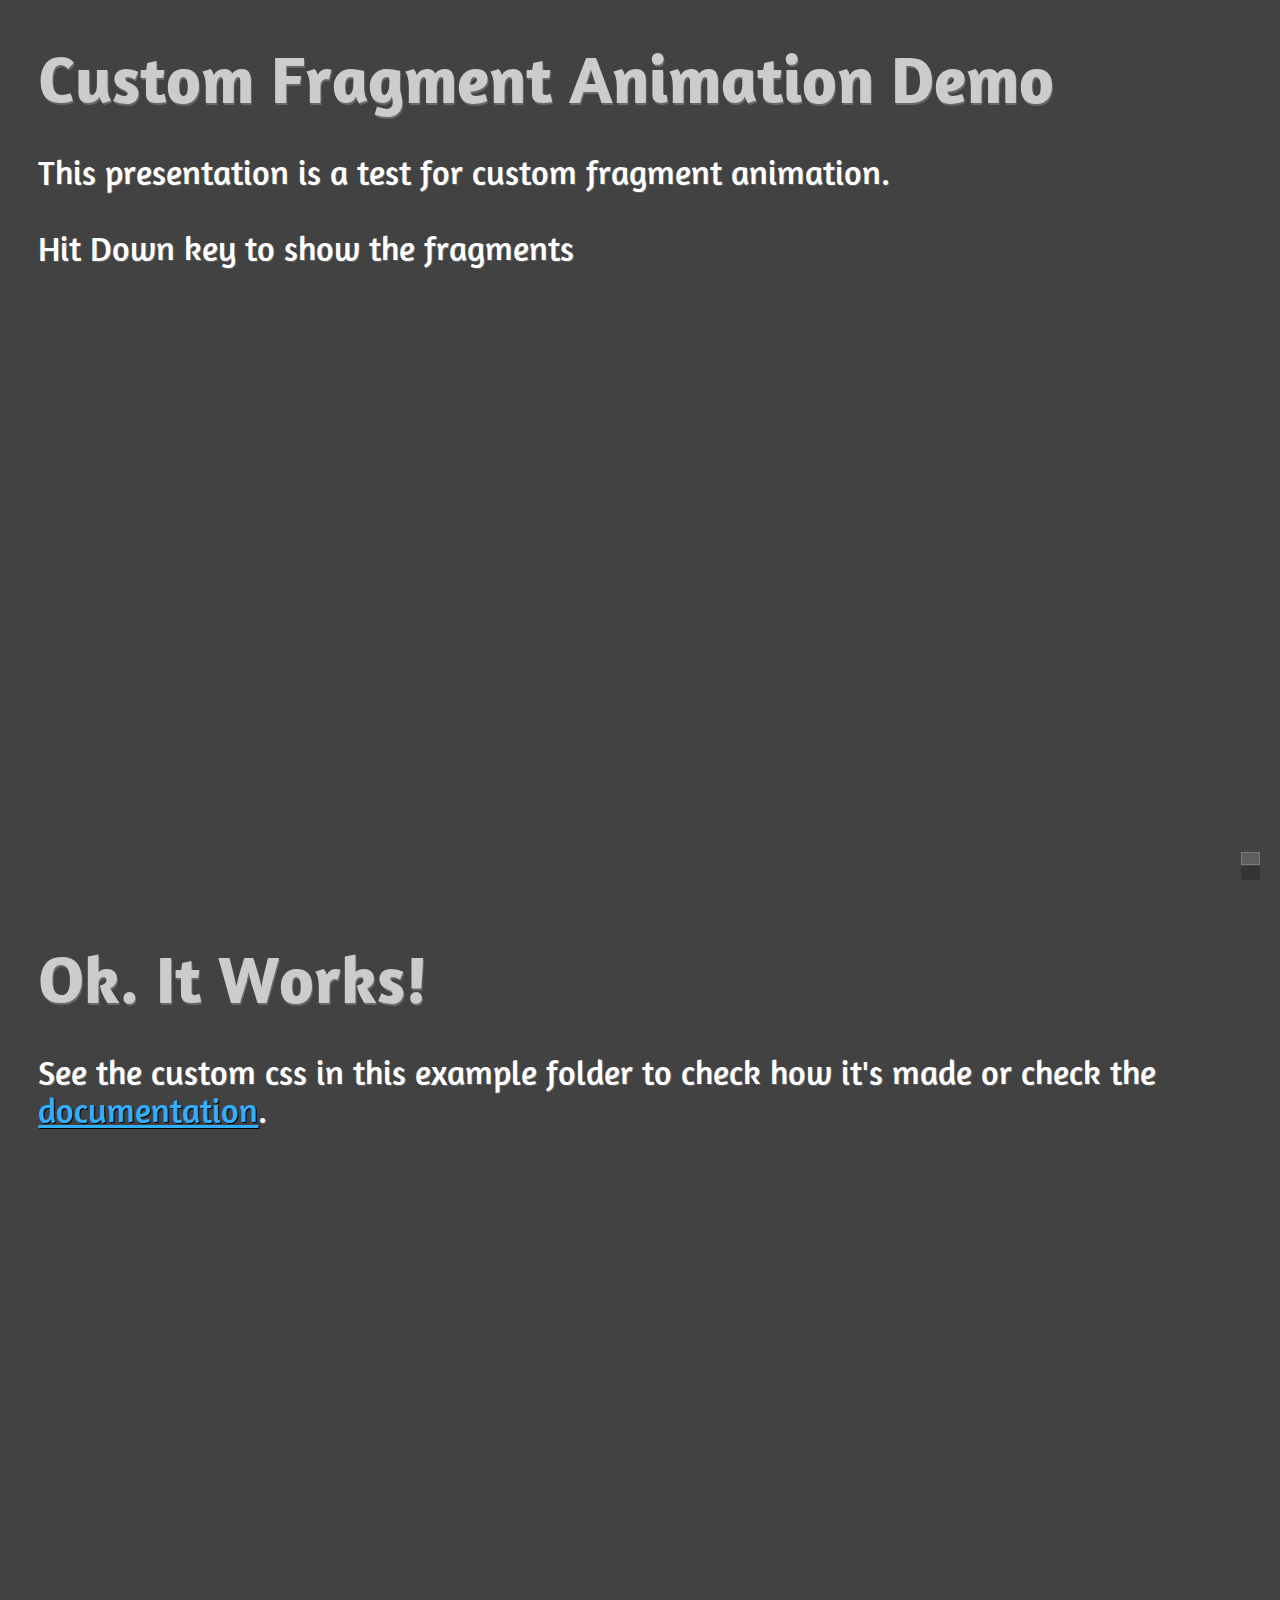
<file: tfa/examples/custom-fragment-animations/index.html>
<!DOCTYPE HTML>
<!--[if IE 6]>
<html id="ie6" lang="en-US" class="ie ie6 lt-ie9">
<![endif]-->
<!--[if IE 7]>
<html id="ie7" lang="en-US" class="ie ie7 lt-ie9">
<![endif]-->
<!--[if IE 8]>
<html id="ie8" lang="en-US" class="ie ie8 lt-ie9">
<![endif]-->
<!--[if gte IE 9]>
<html lang="en-US" class="ie ie9">
<![endif]-->
<!--[if !(IE)]><!-->
<html lang="en-US" class="">
<!--<![endif]-->
<head>
	<meta charset="UTF-8">
	<meta name="viewport" content="initial-scale=1.0 minimal-ui">
	<meta name="apple-mobile-web-app-capable" content="yes">
	<meta name="author" content="marcolago">

	<meta name="description" content="Flowtime.js is an open source framework for easily build HTML presentations or websites. It’s built with web standards in mind and on top of a solid full page grid layout powered by CSS3 hardware accelerated transition and comes with a complete set of Javascript API for deep customization.">

	<title>Flowtime.js</title>
	<link rel="stylesheet" href="../../assets/css/reset.css">
	<link rel="stylesheet" href="../../css/flowtime.css">
	<link rel="stylesheet" href="../../css/themes/default.css">
	<link rel="stylesheet" href="css/custom-fragment.css">
	
</head>
<body class="">
	
	<div class="flowtime">
		<div class="ft-section" data-id="section-1">
			<div class="ft-page">
				<h1>Custom Fragment Animation Demo</h1>
				<p>This presentation is a test for custom fragment animation.</p>
				<p>Hit Down key to show the fragments</p>
				<ul>
					<li class="ft-fragment peek-a-boo">One</li>
					<li class="ft-fragment peek-a-boo">Two</li>
					<li class="ft-fragment peek-a-boo"><a href="http://threes.meteor.com/" target="_blank">Threes!</a></li>
					<li class="ft-fragment peek-a-boo">Four</li>
					<li class="ft-fragment peek-a-boo">Five</li>
				</ul>
			</div>
			<div class="ft-page">
				<h1>Ok. It Works!</h1>
				<p>See the custom css in this example folder to check how it's made or check the <a href="https://github.com/marcolago/flowtime.js#customize-the-fragments-animation" target="_blank">documentation</a>.</p>
			</div>
		</div>
	</div>
	
	<script src="../../js/brav1toolbox.js"></script>
	<script src="../../js/flowtime.js"></script>

	<script type="text/javascript">
		var _gaq = _gaq || [];
		_gaq.push(['_setAccount', 'UA-1228618-10']);
		_gaq.push(['_trackPageview']);
		_gaq.push(['_trackEvent', 'Flowtime', 'Landing', document.title]);
		(function() {
		var ga = document.createElement('script'); ga.type = 'text/javascript'; ga.async = true;
		ga.src = ('https:' == document.location.protocol ? 'https://ssl' : 'http://www') + '.google-analytics.com/ga.js';
		var s = document.getElementsByTagName('script')[0]; s.parentNode.insertBefore(ga, s);
		})();
		//
		//
		// Configuration API test
		Flowtime.showProgress(true);
		// Flowtime.fragmentsOnSide(true);
		// Flowtime.fragmentsOnBack(true);
		// Flowtime.useHistory(false);
		// Flowtime.slideInPx(true);
		// Flowtime.sectionsSlideToTop(true);
		// Flowtime.gridNavigation(false);
		// Flowtime.useOverviewVariant(true);
		// Flowtime.parallaxInPx(true);

		// starts the application with configuration options
		Flowtime.start();
	</script>
	
	<script>
	 // custom code here
	</script>
</body>
</html>
</file>
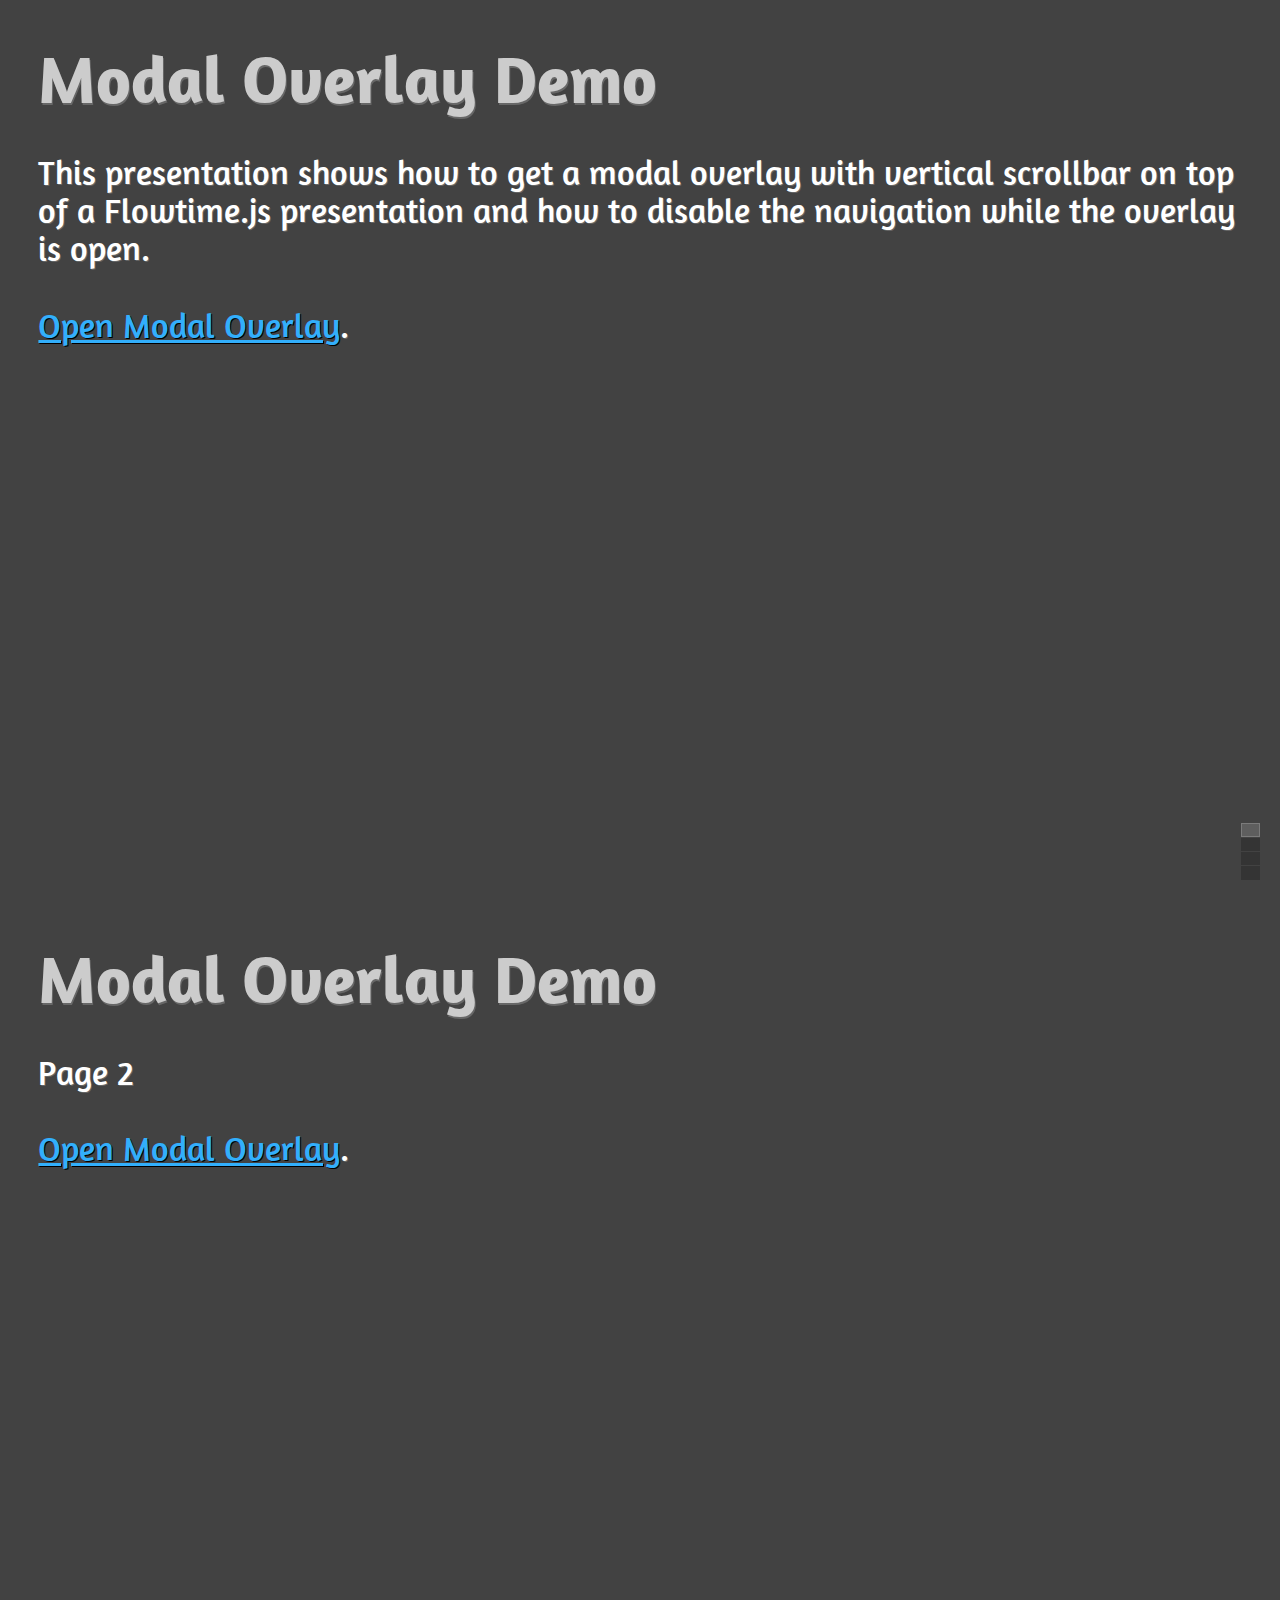
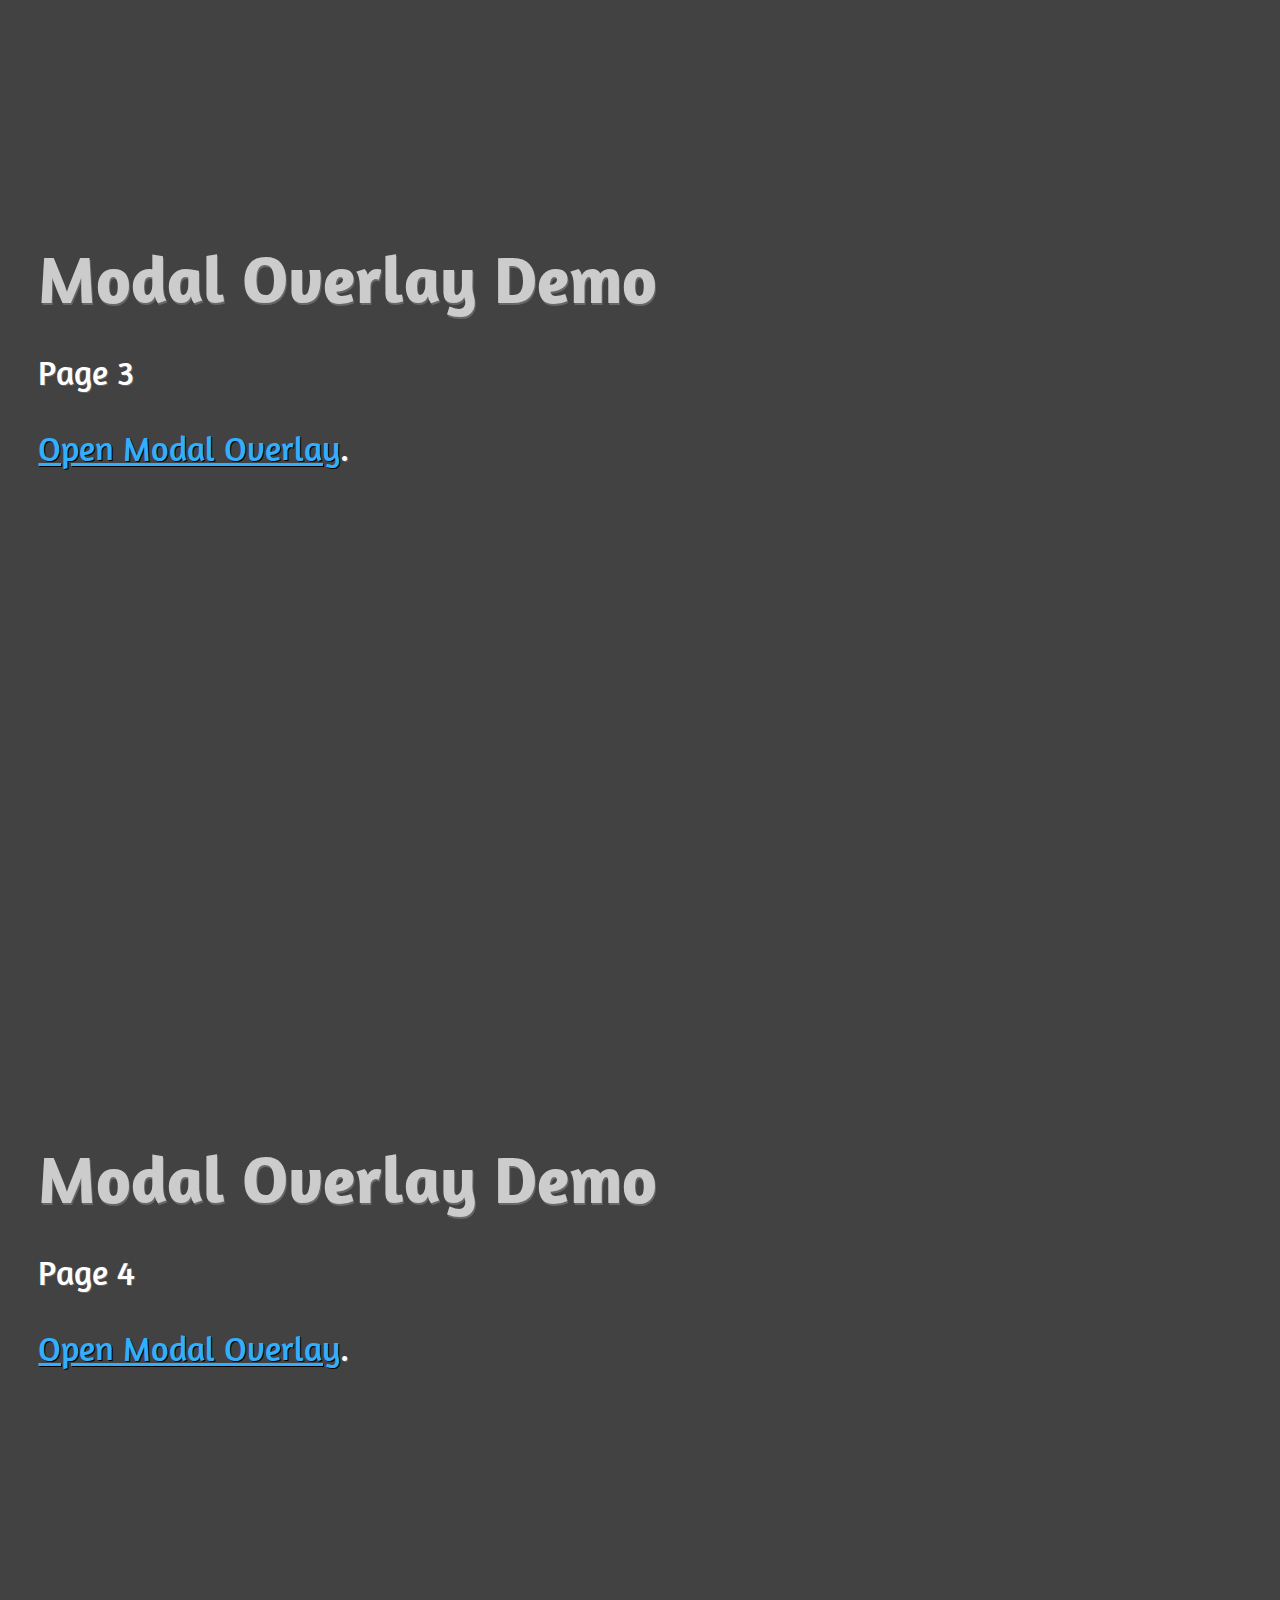
<file: tfa/examples/modal-overlay/index.html>
<!DOCTYPE HTML>
<!--[if IE 6]>
<html id="ie6" lang="en-US" class="ie ie6 lt-ie9">
<![endif]-->
<!--[if IE 7]>
<html id="ie7" lang="en-US" class="ie ie7 lt-ie9">
<![endif]-->
<!--[if IE 8]>
<html id="ie8" lang="en-US" class="ie ie8 lt-ie9">
<![endif]-->
<!--[if gte IE 9]>
<html lang="en-US" class="ie ie9">
<![endif]-->
<!--[if !(IE)]><!-->
<html lang="en-US" class="">
<!--<![endif]-->
<head>
	<meta charset="UTF-8">
	<meta name="viewport" content="initial-scale=1.0 minimal-ui">
	<meta name="apple-mobile-web-app-capable" content="yes">
	<meta name="author" content="marcolago">

	<meta name="description" content="Flowtime.js is an open source framework for easily build HTML presentations or websites. It’s built with web standards in mind and on top of a solid full page grid layout powered by CSS3 hardware accelerated transition and comes with a complete set of Javascript API for deep customization.">

	<title>Flowtime.js - Modal Overlay Demo</title>
	<link rel="stylesheet" href="../../assets/css/reset.css">
	<link rel="stylesheet" href="../../css/flowtime.css">
	<link rel="stylesheet" href="../../css/themes/default.css">
	<link rel="stylesheet" href="css/custom.css">

</head>
<body class="">

	<div class="flowtime">
		<div class="ft-section">
			
			<div class="ft-page">
				<h1>Modal Overlay Demo</h1>
				<p>This presentation shows how to get a modal overlay with vertical scrollbar on top of a Flowtime.js presentation and how to disable the navigation while the overlay is open.</p>
				<p><a href="#" class="overlay-link">Open Modal Overlay</a>.</p>
			</div>

			<div class="ft-page">
				<h1>Modal Overlay Demo</h1>
				<p>Page 2</p>
				<p><a href="#" class="overlay-link">Open Modal Overlay</a>.</p>
			</div>

			<div class="ft-page">
				<h1>Modal Overlay Demo</h1>
				<p>Page 3</p>
				<p><a href="#" class="overlay-link">Open Modal Overlay</a>.</p>
			</div>

			<div class="ft-page">
				<h1>Modal Overlay Demo</h1>
				<p>Page 4</p>
				<p><a href="#" class="overlay-link">Open Modal Overlay</a>.</p>
			</div>
			
		</div>
	</div>

	<div class="overlay">
		<div class="overlay-content"></div>
		<a href="#" class="overlay-close">Close</a>
	</div>

	<script src="../../js/brav1toolbox.js"></script>
	<script src="../../js/flowtime.js"></script>

	<script type="text/javascript">
		var _gaq = _gaq || [];
		_gaq.push(['_setAccount', 'UA-1228618-10']);
		_gaq.push(['_trackPageview']);
		_gaq.push(['_trackEvent', 'Flowtime', 'Landing', document.title]);
		(function() {
		var ga = document.createElement('script'); ga.type = 'text/javascript'; ga.async = true;
		ga.src = ('https:' == document.location.protocol ? 'https://ssl' : 'http://www') + '.google-analytics.com/ga.js';
		var s = document.getElementsByTagName('script')[0]; s.parentNode.insertBefore(ga, s);
		})();

		// Configuration API test
		Flowtime.showProgress(true);
		//
		// starts the application with configuration options
		Flowtime.start();
	</script>

	<script>
		var overlay = document.querySelector(".overlay");
		Brav1Toolbox.addListener(document, "click", onClick);
		function onClick(e) {
			// use e.preventDefault to disable the hash change
			e.preventDefault();
			//
			var t = e.target;
			if (t.className.indexOf("overlay-link") != -1)
			{
				Brav1Toolbox.addClass(overlay, "active");
				Flowtime.setKeyboardNavigation(false);
			}
			//
			if (t.className.indexOf("overlay-close") != -1)
			{
				Brav1Toolbox.removeClass(overlay, "active");
				Flowtime.setKeyboardNavigation(true);
			}
		}
	</script>
</body>
</html>
</file>
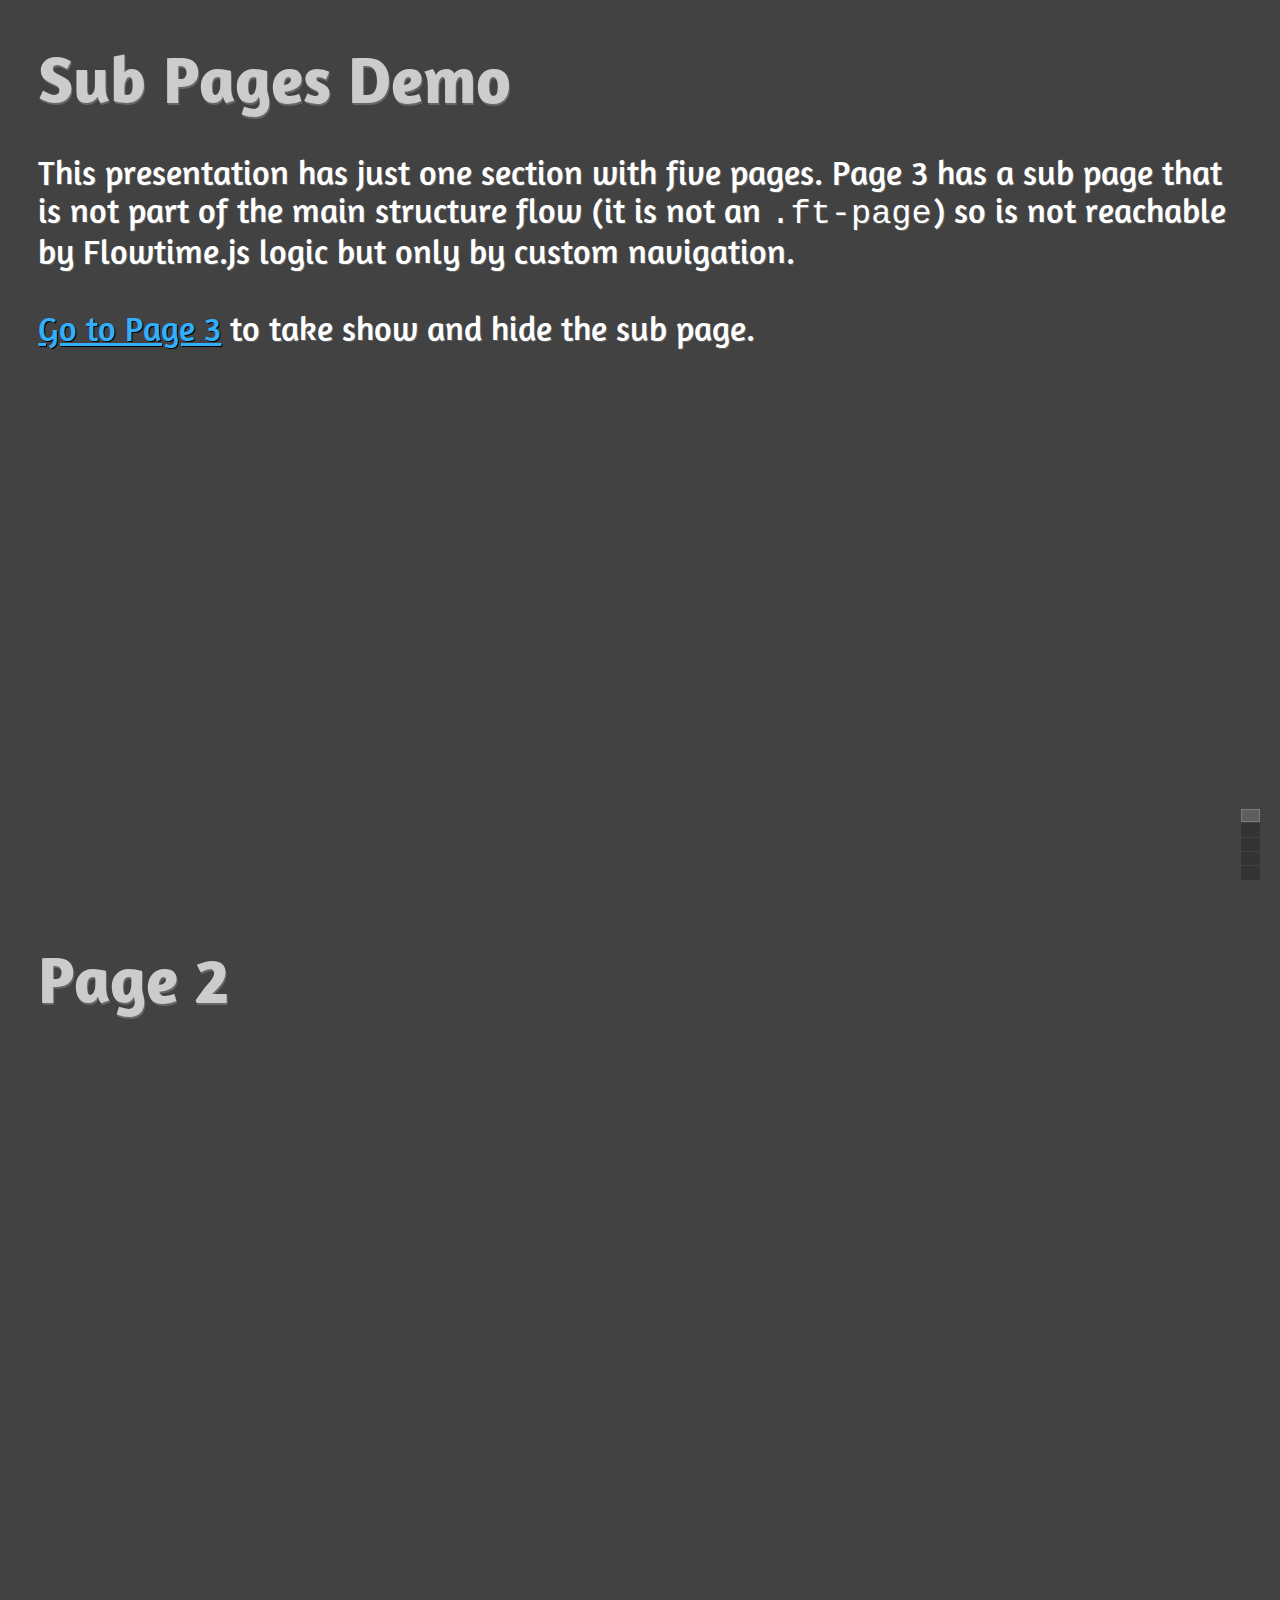
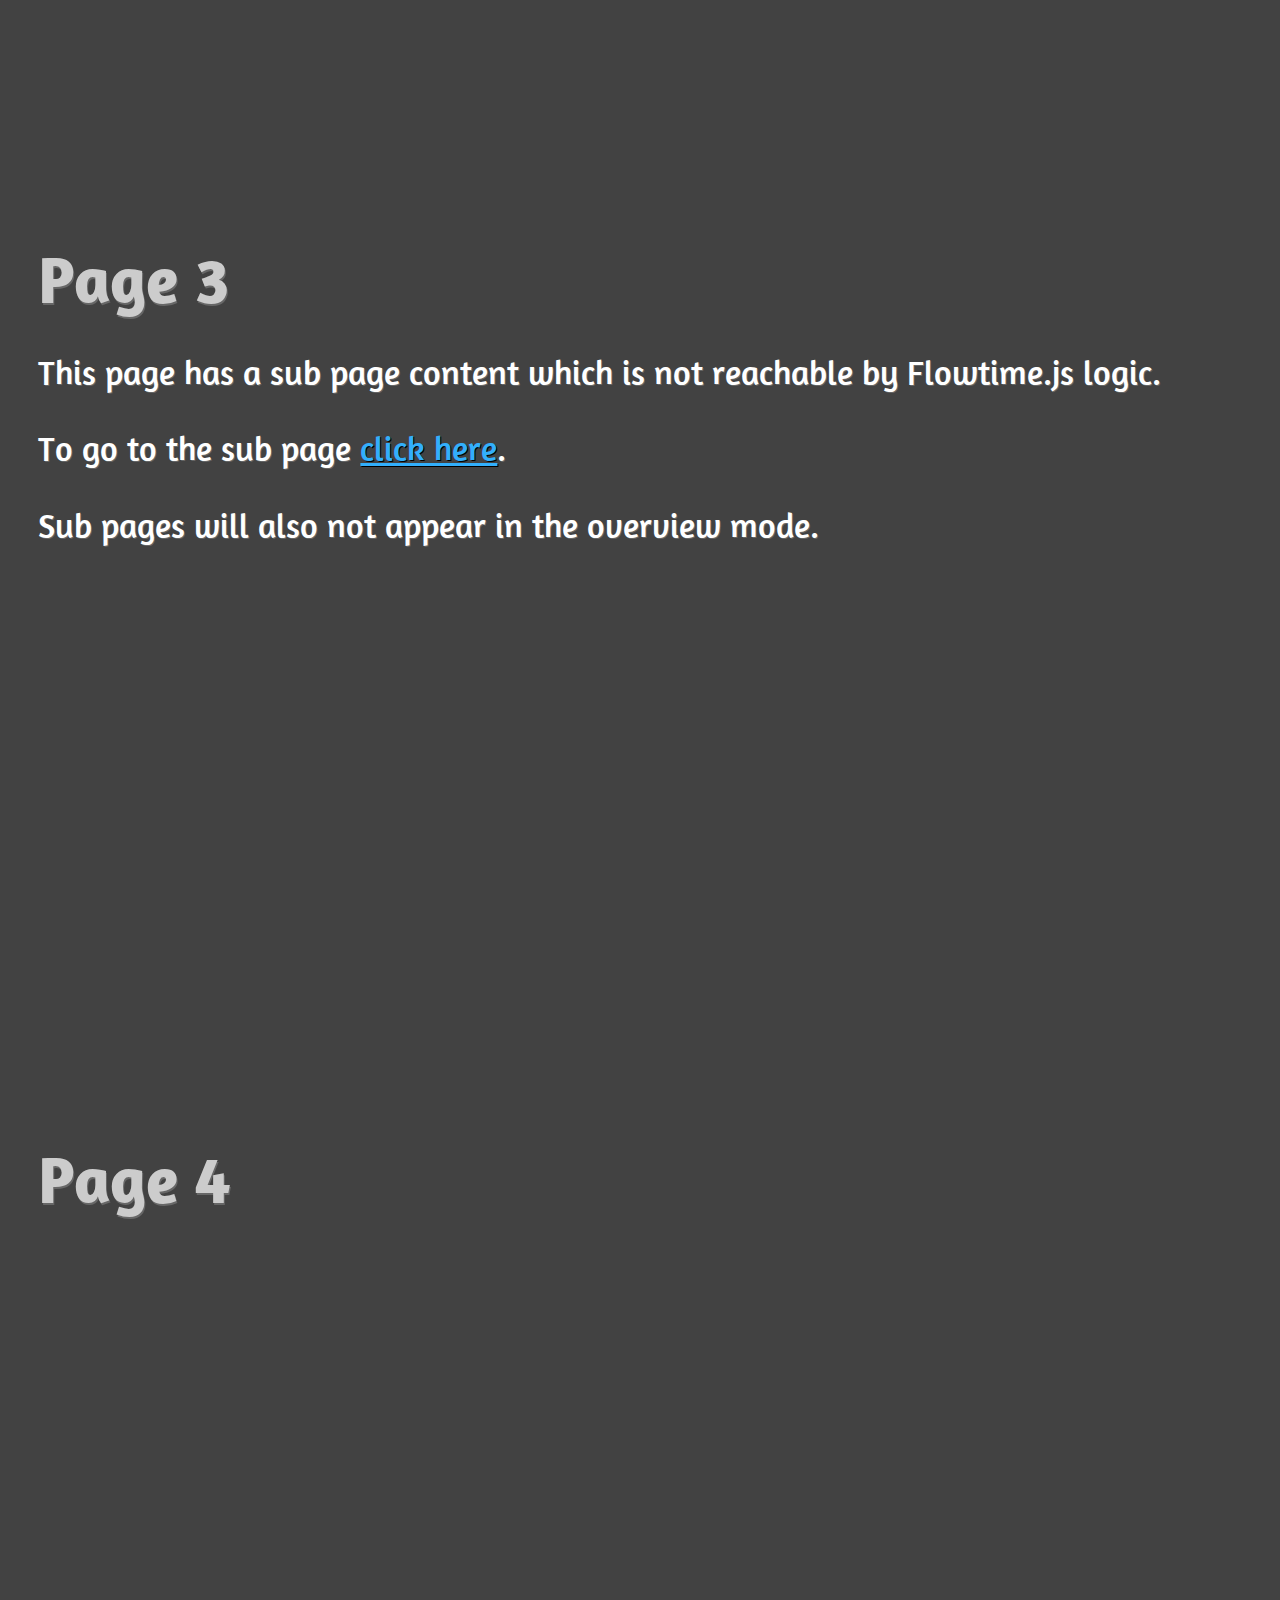
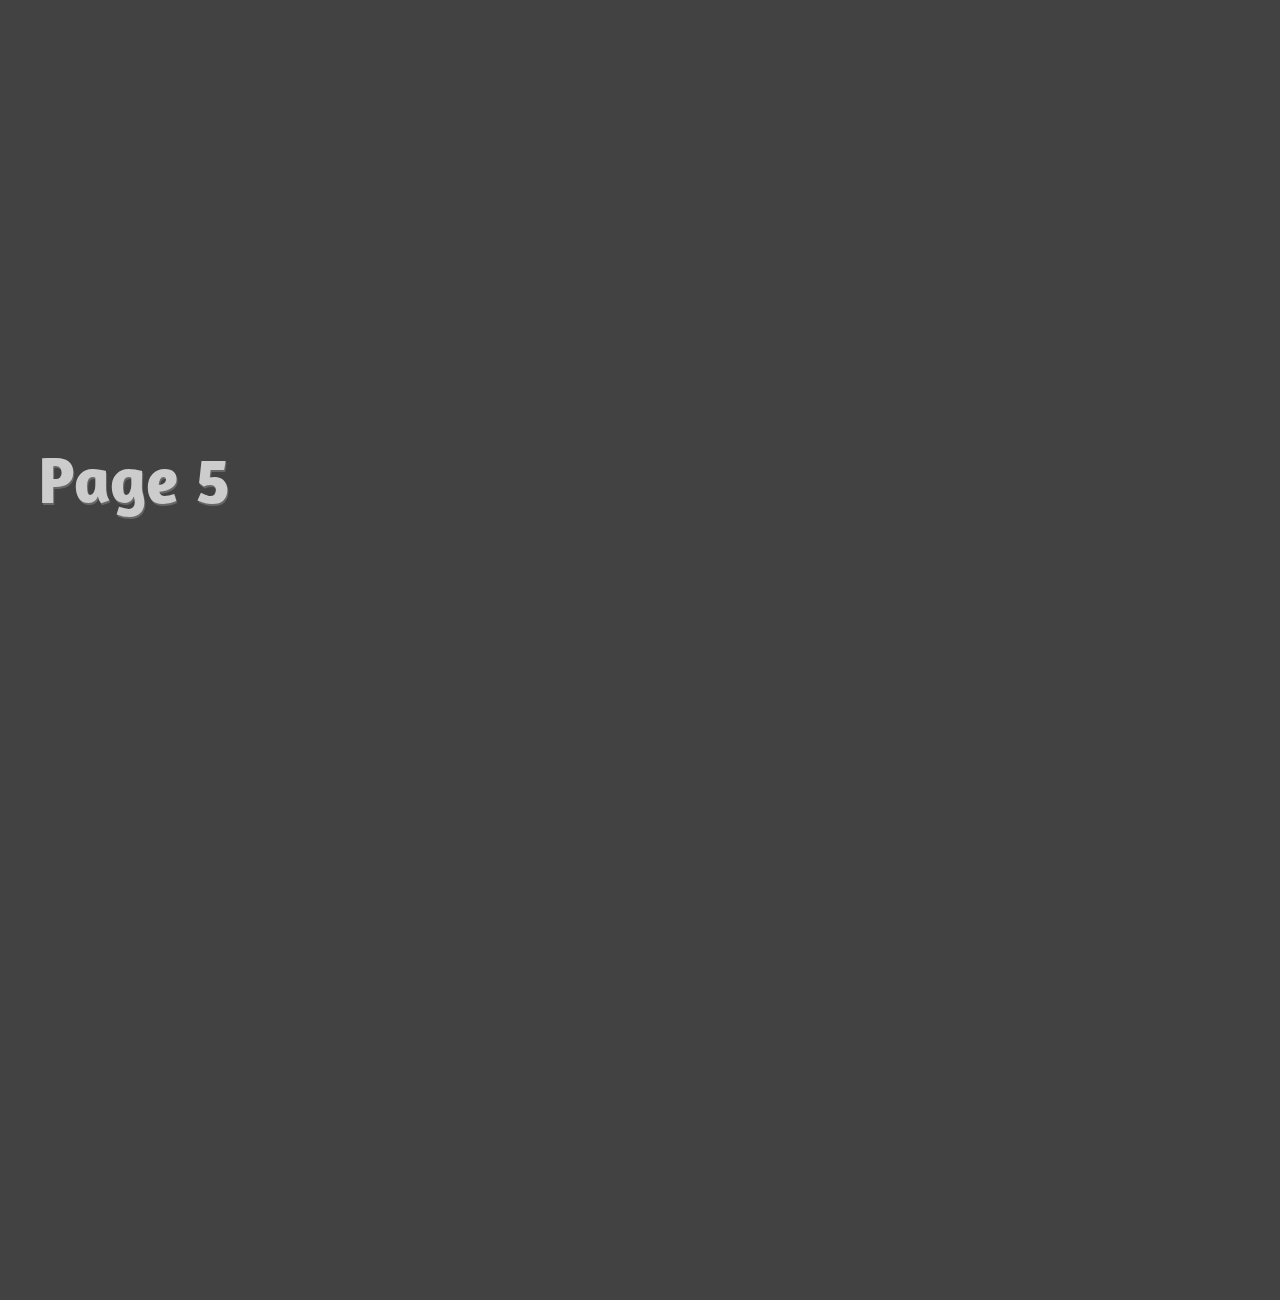
<file: tfa/examples/sub-pages-demo/index.html>
<!DOCTYPE HTML>
<!--[if IE 6]>
<html id="ie6" lang="en-US" class="ie ie6 lt-ie9">
<![endif]-->
<!--[if IE 7]>
<html id="ie7" lang="en-US" class="ie ie7 lt-ie9">
<![endif]-->
<!--[if IE 8]>
<html id="ie8" lang="en-US" class="ie ie8 lt-ie9">
<![endif]-->
<!--[if gte IE 9]>
<html lang="en-US" class="ie ie9">
<![endif]-->
<!--[if !(IE)]><!-->
<html lang="en-US" class="">
<!--<![endif]-->
<head>
	<meta charset="UTF-8">
	<meta name="viewport" content="initial-scale=1.0 minimal-ui">
	<meta name="apple-mobile-web-app-capable" content="yes">
	<meta name="author" content="marcolago">

	<meta name="description" content="Flowtime.js is an open source framework for easily build HTML presentations or websites. It’s built with web standards in mind and on top of a solid full page grid layout powered by CSS3 hardware accelerated transition and comes with a complete set of Javascript API for deep customization.">

	<title>Flowtime.js</title>
	<link rel="stylesheet" href="../../assets/css/reset.css">
	<link rel="stylesheet" href="../../css/flowtime.css">
	<link rel="stylesheet" href="../../css/themes/default.css">
	<link rel="stylesheet" href="css/custom.css">

</head>
<body class="">

	<div class="flowtime">
		<div class="ft-section" data-id="section-1">
			<div id="/section-1/page-1" class="ft-page" data-id="page-1">
				<h1>Sub Pages Demo</h1>
				<p>This presentation has just one section with five pages. Page 3 has a sub page that is not part of the main structure flow (it is not an <code>.ft-page</code>) so is not reachable by Flowtime.js logic but only by custom navigation.</p>
				<p><a href="#/section-1/page-3">Go to Page 3</a> to take show and hide the sub page.</p>
			</div>
			<div id="/section-1/page-2" class="ft-page" data-id="page-2">
				<h1>Page 2</h1>
			</div>
			<div id="/section-1/page-3" class="ft-page" data-id="page-3">
				<h1>Page 3</h1>
				<p>This page has a sub page content which is not reachable by Flowtime.js logic.</p>
				<p>To go to the sub page <a href="#" class="sub-link">click here</a>.</p>
				<p>Sub pages will also not appear in the overview mode.</p>
				<div class="sub-page">
					<h1>Page 3 Sub Page</h1>
					<p><a href="#" class="sub-back">Back to main page content</a>.</p>
				</div>
			</div>
			<div id="/section-1/page-4" class="ft-page" data-id="page-4">
				<h1>Page 4</h1>
			</div>
			<div id="/section-1/page-5" class="ft-page" data-id="page-5">
				<h1>Page 5</h1>
			</div>
		</div>
	</div>

	<script src="../../js/brav1toolbox.js"></script>
	<script src="../../js/flowtime.js"></script>

	<script type="text/javascript">
		var _gaq = _gaq || [];
		_gaq.push(['_setAccount', 'UA-1228618-10']);
		_gaq.push(['_trackPageview']);
		_gaq.push(['_trackEvent', 'Flowtime', 'Landing', document.title]);
		(function() {
		var ga = document.createElement('script'); ga.type = 'text/javascript'; ga.async = true;
		ga.src = ('https:' == document.location.protocol ? 'https://ssl' : 'http://www') + '.google-analytics.com/ga.js';
		var s = document.getElementsByTagName('script')[0]; s.parentNode.insertBefore(ga, s);
		})();

		// Configuration API test
		Flowtime.showProgress(true);
		// Flowtime.fragmentsOnSide(true);
		// Flowtime.fragmentsOnBack(true);
		// Flowtime.useHistory(false);
		// Flowtime.slideInPx(true);
		// Flowtime.sectionsSlideToTop(true);
		// Flowtime.gridNavigation(false);
		// Flowtime.useOverviewVariant(true);
		// Flowtime.parallaxInPx(true);
		// Flowtime.clicker(true);
		//
		// event management
		Flowtime.addEventListener("flowtimenavigation", onNavigation, false);
		function onNavigation(e)
		{
			/**
			 * resets the sub pages status when navigating between pages
			 * but maintains the subpages status if was only triggered the overview mode
			 */
			if (!e.isOverview && e.pastPageIndex != e.pageIndex)
			{
				var subs = document.querySelectorAll(".ft-page .sub-page")
				for (var i = 0; i < subs.length; i++)
				{
					Brav1Toolbox.removeClass(subs[i], "active");
				}
			}
		}
		// starts the application with configuration options
		Flowtime.start();
	</script>

	<script>
		Brav1Toolbox.addListener(document, "click", onClick);
		Brav1Toolbox.addListener(document, "touchend", onClick);
		function onClick(e)
		{
			// use e.preventDefault to disable the hash change
			e.preventDefault();
			// caching of the current page and of the sub page
			var p = Flowtime.getPage();
			var subPage = p.querySelector(".sub-page");
			//
			// sub page show logic
			var t = e.target;
			if (t.className.indexOf("sub-link") != -1)
			{
				var subPage = p.querySelector(".sub-page");
				Brav1Toolbox.addClass(subPage, "active");
			}
			// sub page hide logic
			if (t.className.indexOf("sub-back") != -1)
			{
				var subPage = p.querySelector(".sub-page");
				Brav1Toolbox.removeClass(subPage, "active");
			}
		}
	</script>
</body>
</html>
</file>
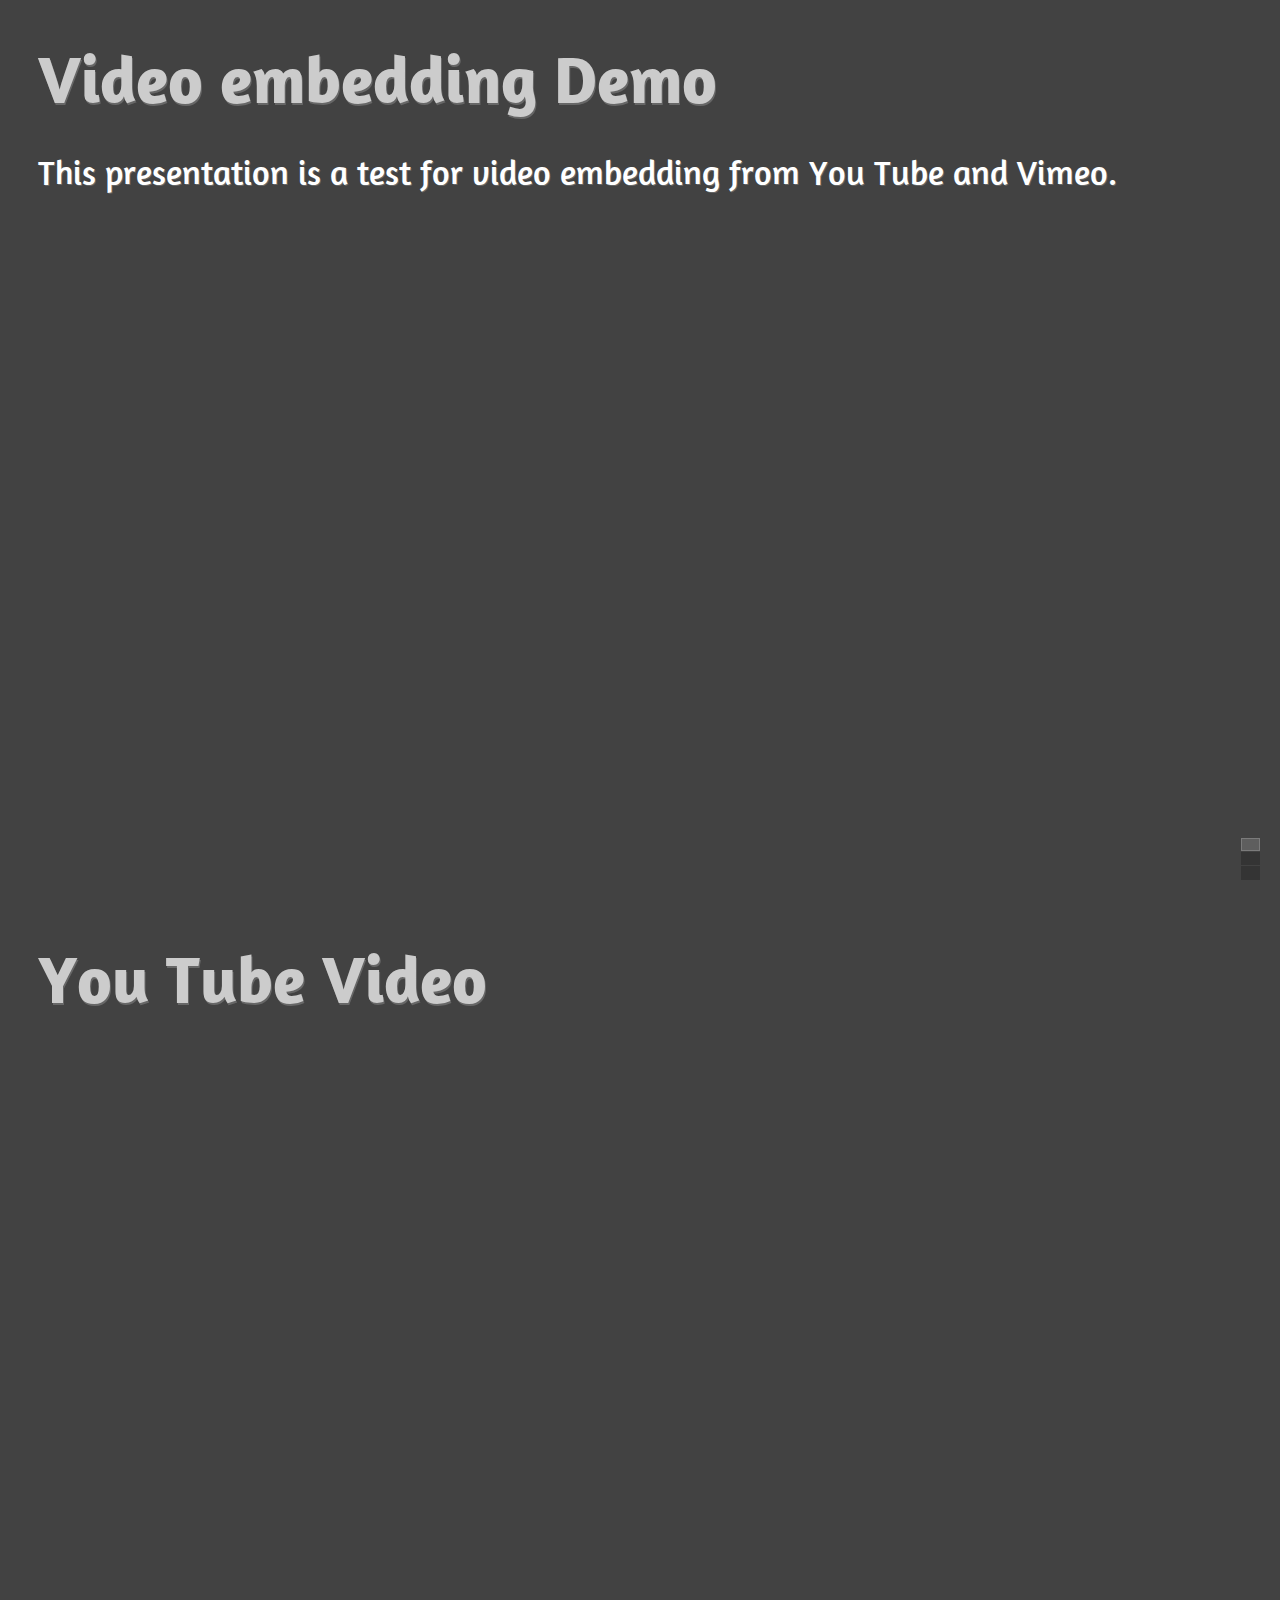
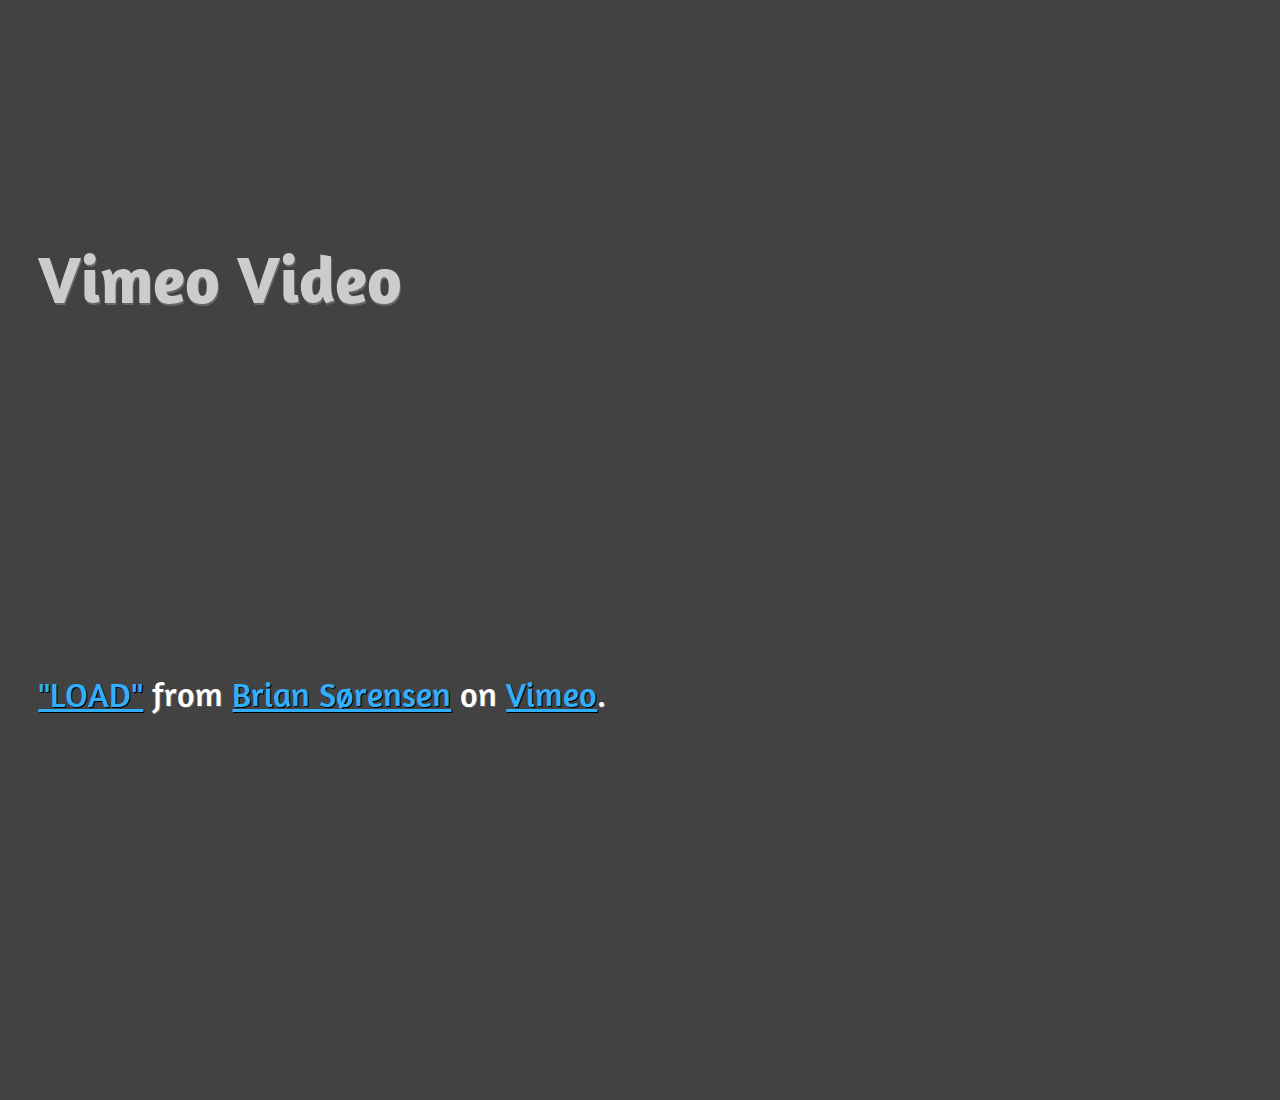
<file: tfa/examples/video/index.html>
<!DOCTYPE HTML>
<!--[if IE 6]>
<html id="ie6" lang="en-US" class="ie ie6 lt-ie9">
<![endif]-->
<!--[if IE 7]>
<html id="ie7" lang="en-US" class="ie ie7 lt-ie9">
<![endif]-->
<!--[if IE 8]>
<html id="ie8" lang="en-US" class="ie ie8 lt-ie9">
<![endif]-->
<!--[if gte IE 9]>
<html lang="en-US" class="ie ie9">
<![endif]-->
<!--[if !(IE)]><!-->
<html lang="en-US" class="">
<!--<![endif]-->
<head>
	<meta charset="UTF-8">
	<meta name="viewport" content="initial-scale=1.0 minimal-ui">
	<meta name="apple-mobile-web-app-capable" content="yes">
	<meta name="author" content="marcolago">

	<meta name="description" content="Flowtime.js is an open source framework for easily build HTML presentations or websites. It’s built with web standards in mind and on top of a solid full page grid layout powered by CSS3 hardware accelerated transition and comes with a complete set of Javascript API for deep customization.">

	<title>Flowtime.js</title>
	<link rel="stylesheet" href="../../assets/css/reset.css">
	<link rel="stylesheet" href="../../css/flowtime.css">
	<link rel="stylesheet" href="../../css/themes/default.css">
	
</head>
<body class="">
	
	<div class="flowtime">
		<div class="ft-section" data-id="section-1">
			<div id="/section-1/page-1" class="ft-page" data-id="page-1">
				<h1>Video embedding Demo</h1>
				<p>This presentation is a test for video embedding from You Tube and Vimeo.</p>
			</div>
			<div id="/section-1/page-2" class="ft-page" data-id="page-2">
				<h1>You Tube Video</h1>
				<iframe id="yt-player" class="youtube-player" type="text/html" width="640" height="360" src="https://www.youtube.com/embed/maNClwlCWRk?enablejsapi=1&amp;html5=1" frameborder="0" allowfullscreen></iframe>
			</div>
			<div id="/section-1/page-3" class="ft-page" data-id="page-3">
				<h1>Vimeo Video</h1>
				<iframe id="vimeo-video" src="http://player.vimeo.com/video/66599774?api=1&amp;player_id=vimeo-video" width="500" height="281" frameborder="0" webkitAllowFullScreen mozallowfullscreen allowFullScreen></iframe> <p><a href="http://vimeo.com/66599774">"LOAD"</a> from <a href="http://vimeo.com/briansoerensen">Brian S&oslash;rensen</a> on <a href="http://vimeo.com">Vimeo</a>.</p>
			</div>
		</div>
	</div>
	
	<script src="../../js/brav1toolbox.js"></script>
	<script src="../../js/flowtime.js"></script>

	<script type="text/javascript">
		var _gaq = _gaq || [];
		_gaq.push(['_setAccount', 'UA-1228618-10']);
		_gaq.push(['_trackPageview']);
		_gaq.push(['_trackEvent', 'Flowtime', 'Landing', document.title]);
		(function() {
		var ga = document.createElement('script'); ga.type = 'text/javascript'; ga.async = true;
		ga.src = ('https:' == document.location.protocol ? 'https://ssl' : 'http://www') + '.google-analytics.com/ga.js';
		var s = document.getElementsByTagName('script')[0]; s.parentNode.insertBefore(ga, s);
		})();
		//
		//
		// Configuration API test
		Flowtime.showProgress(true);
		// Flowtime.fragmentsOnSide(true);
		// Flowtime.fragmentsOnBack(true);
		// Flowtime.useHistory(false);
		// Flowtime.slideInPx(true);
		// Flowtime.sectionsSlideToTop(true);
		// Flowtime.gridNavigation(false);
		// Flowtime.useOverviewVariant(true);
		// Flowtime.parallaxInPx(true);
		//
		// YouTube video management
		// https://developers.google.com/youtube/iframe_api_reference

		var tag = document.createElement('script');
    tag.src = "https://www.youtube.com/iframe_api";
    var firstScriptTag = document.getElementsByTagName('script')[0];
    firstScriptTag.parentNode.insertBefore(tag, firstScriptTag)

		var player;
		function onYouTubeIframeAPIReady() {
		  player = new YT.Player('yt-player');  // the ID of the iframe that contains the YouTube Video
		}

		//
		// Vimeo video management
		// http://developer.vimeo.com/player/js-api

		var vimeoIframe = document.getElementById("vimeo-video");
		var pauseCommand = {"method": "pause"};

		//
		// navigation event

		Flowtime.addEventListener("flowtimenavigation", onNavigation, false);
		function onNavigation(e)
		{
			console.log("Trying to stop the YouTube video");
			player.stopVideo();
			console.log("trying to stop the Vimeo video");
			vimeoIframe.contentWindow.postMessage(JSON.stringify(pauseCommand), "*");
		}

		// starts the application with configuration options
		Flowtime.start();
	</script>
	
	<script>
	 // custom code here
	</script>
</body>
</html>
</file>
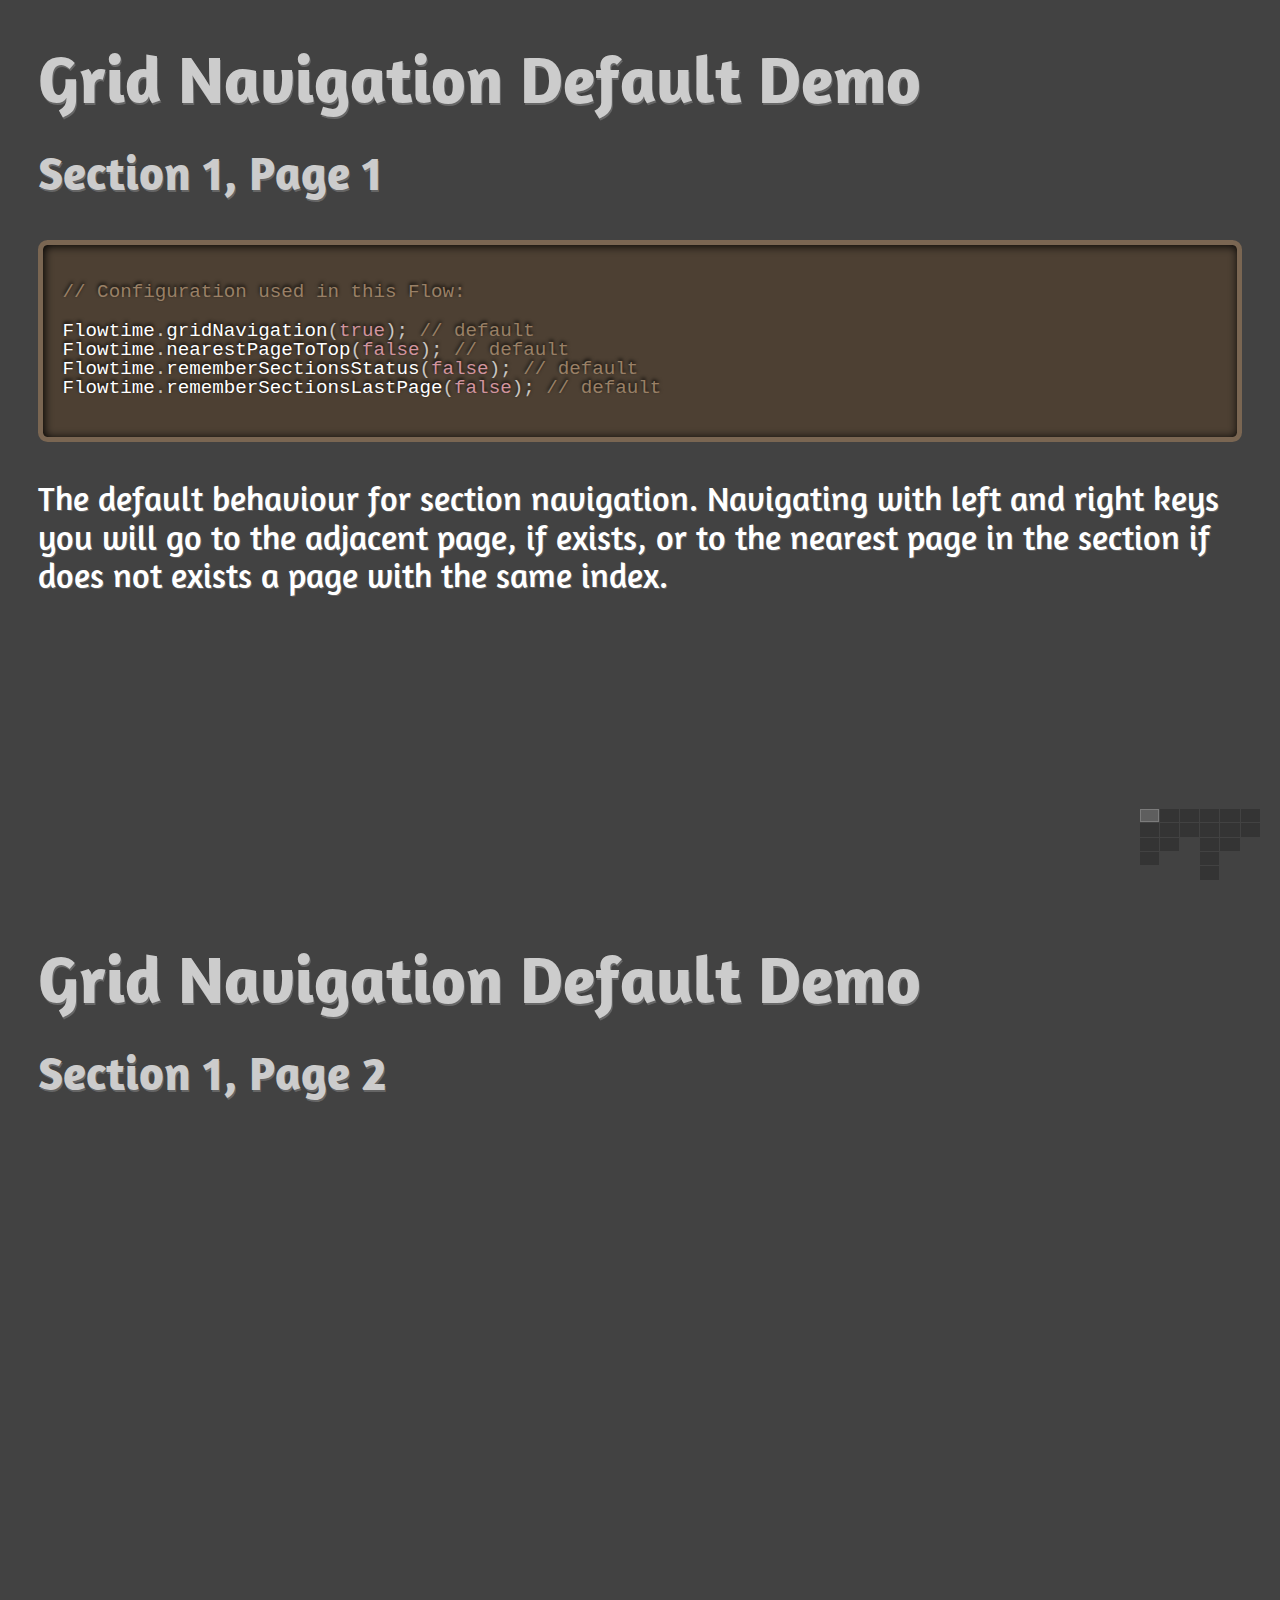
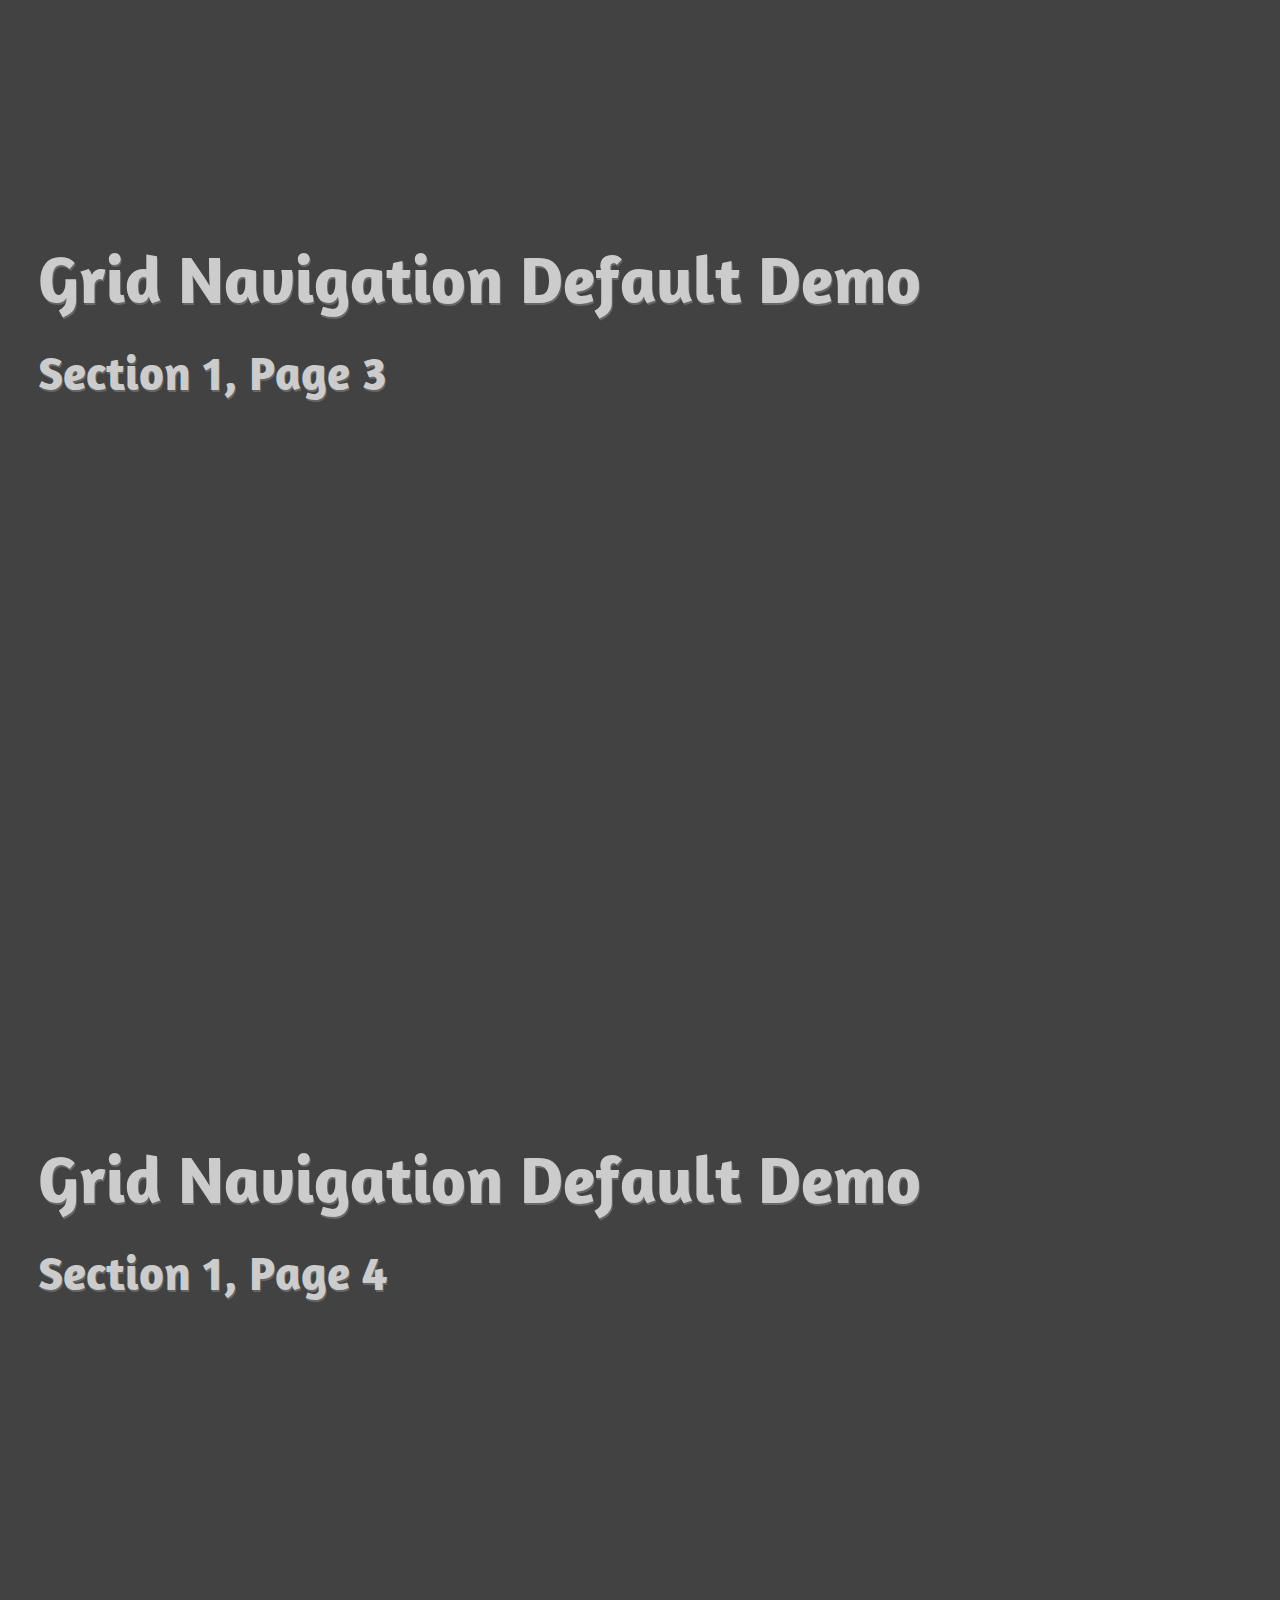
<file: tfa/examples/section-navigation-options/default/index.html>
<!DOCTYPE HTML>
<!--[if IE 6]>
<html id="ie6" lang="en-US" class="ie ie6 lt-ie9">
<![endif]-->
<!--[if IE 7]>
<html id="ie7" lang="en-US" class="ie ie7 lt-ie9">
<![endif]-->
<!--[if IE 8]>
<html id="ie8" lang="en-US" class="ie ie8 lt-ie9">
<![endif]-->
<!--[if gte IE 9]>
<html lang="en-US" class="ie ie9">
<![endif]-->
<!--[if !(IE)]><!-->
<html lang="en-US" class="">
<!--<![endif]-->
<head>
	<meta charset="UTF-8">
	<meta name="viewport" content="initial-scale=1.0 minimal-ui">
	<meta name="apple-mobile-web-app-capable" content="yes">
	<meta name="author" content="marcolago">

	<meta name="description" content="Flowtime.js is an open source framework for easily build HTML presentations or websites. It’s built with web standards in mind and on top of a solid full page grid layout powered by CSS3 hardware accelerated transition and comes with a complete set of Javascript API for deep customization.">

	<title>Flowtime.js - Grid Navigation Default Demo</title>
	<link rel="stylesheet" href="../../../assets/css/reset.css">
	<link rel="stylesheet" href="../../../css/flowtime.css">
	<link rel="stylesheet" href="../../../css/themes/default.css">
	<link rel="stylesheet" href="../../../assets/css/prism.css">

</head>
<body class="">

	<div class="flowtime">

		<div class="ft-section">
			<div class="ft-page">
				<h1>Grid Navigation Default Demo</h1>
				<h2>Section 1, Page 1</h2>
				<pre><code class="language-javascript">
// Configuration used in this Flow:

Flowtime.gridNavigation(true); // default
Flowtime.nearestPageToTop(false); // default
Flowtime.rememberSectionsStatus(false); // default
Flowtime.rememberSectionsLastPage(false); // default
				</code></pre>
				<p>The default behaviour for section navigation. Navigating with left and right keys you will go to the adjacent page, if exists, or to the nearest page in the section if does not exists a page with the same index.</p>
			</div>
			<div class="ft-page">
				<h1>Grid Navigation Default Demo</h1>
				<h2>Section 1, Page 2</h2>
			</div>
			<div class="ft-page">
				<h1>Grid Navigation Default Demo</h1>
				<h2>Section 1, Page 3</h2>
			</div>
			<div class="ft-page">
				<h1>Grid Navigation Default Demo</h1>
				<h2>Section 1, Page 4</h2>
			</div>
		</div>

		<div class="ft-section">
			<div class="ft-page">
				<h1>Grid Navigation Default Demo</h1>
				<h2>Section 2, Page 1</h2>
			</div>
			<div class="ft-page">
				<h1>Grid Navigation Default Demo</h1>
				<h2>Section 2, Page 2</h2>
			</div>
			<div class="ft-page">
				<h1>Grid Navigation Default Demo</h1>
				<h2>Section 2, Page 3</h2>
			</div>
		</div>

		<div class="ft-section">
			<div class="ft-page">
				<h1>Grid Navigation Default Demo</h1>
				<h2>Section 3, Page 1</h2>
			</div>
			<div class="ft-page">
				<h1>Grid Navigation Default Demo</h1>
				<h2>Section 3, Page 2</h2>
			</div>
		</div>

		<div class="ft-section">
			<div class="ft-page">
				<h1>Grid Navigation Default Demo</h1>
				<h2>Section 4, Page 1</h2>
			</div>
			<div class="ft-page">
				<h1>Grid Navigation Default Demo</h1>
				<h2>Section 4, Page 2</h2>
			</div>
			<div class="ft-page">
				<h1>Grid Navigation Default Demo</h1>
				<h2>Section 4, Page 3</h2>
			</div>
			<div class="ft-page">
				<h1>Grid Navigation Default Demo</h1>
				<h2>Section 4, Page 4</h2>
			</div>
			<div class="ft-page">
				<h1>Grid Navigation Default Demo</h1>
				<h2>Section 4, Page 5</h2>
			</div>
		</div>

		<div class="ft-section">
			<div class="ft-page">
				<h1>Grid Navigation Default Demo</h1>
				<h2>Section 5, Page 1</h2>
			</div>
			<div class="ft-page">
				<h1>Grid Navigation Default Demo</h1>
				<h2>Section 5, Page 2</h2>
			</div>
			<div class="ft-page">
				<h1>Grid Navigation Default Demo</h1>
				<h2>Section 5, Page 3</h2>
			</div>
		</div>

		<div class="ft-section">
			<div class="ft-page">
				<h1>Grid Navigation Default Demo</h1>
				<h2>Section 6, Page 1</h2>
			</div>
			<div class="ft-page">
				<h1>Grid Navigation Default Demo</h1>
				<h2>Section 6, Page 2</h2>
			</div>
		</div>

	</div>

	<script src="../../../js/brav1toolbox.js"></script>
	<script src="../../../js/flowtime.js"></script>
	<script src="../../../assets/js/prism.js"></script>

	<script type="text/javascript">
		var _gaq = _gaq || [];
		_gaq.push(['_setAccount', 'UA-1228618-10']);
		_gaq.push(['_trackPageview']);
		_gaq.push(['_trackEvent', 'Flowtime', 'Landing', document.title]);
		(function() {
		var ga = document.createElement('script'); ga.type = 'text/javascript'; ga.async = true;
		ga.src = ('https:' == document.location.protocol ? 'https://ssl' : 'http://www') + '.google-analytics.com/ga.js';
		var s = document.getElementsByTagName('script')[0]; s.parentNode.insertBefore(ga, s);
		})();

		// Configuration API test
		Flowtime.showProgress(true);
		// Flowtime.fragmentsOnSide(true);
		// Flowtime.fragmentsOnBack(true);
		// Flowtime.useHistory(false);
		// Flowtime.slideInPx(true);
		// Flowtime.sectionsSlideToTop(true);
		// Flowtime.useOverviewVariant(true);
		// Flowtime.parallaxInPx(true);
		// Flowtime.clicker(true);
		// Flowtime.gridNavigation(false);
		// Flowtime.nearestPageToTop(true);
		// Flowtime.rememberSectionsStatus(true);
		// Flowtime.rememberSectionsLastPage(true);
		//
		// starts the application with configuration options
		Flowtime.start();
	</script>
</body>
</html>
</file>
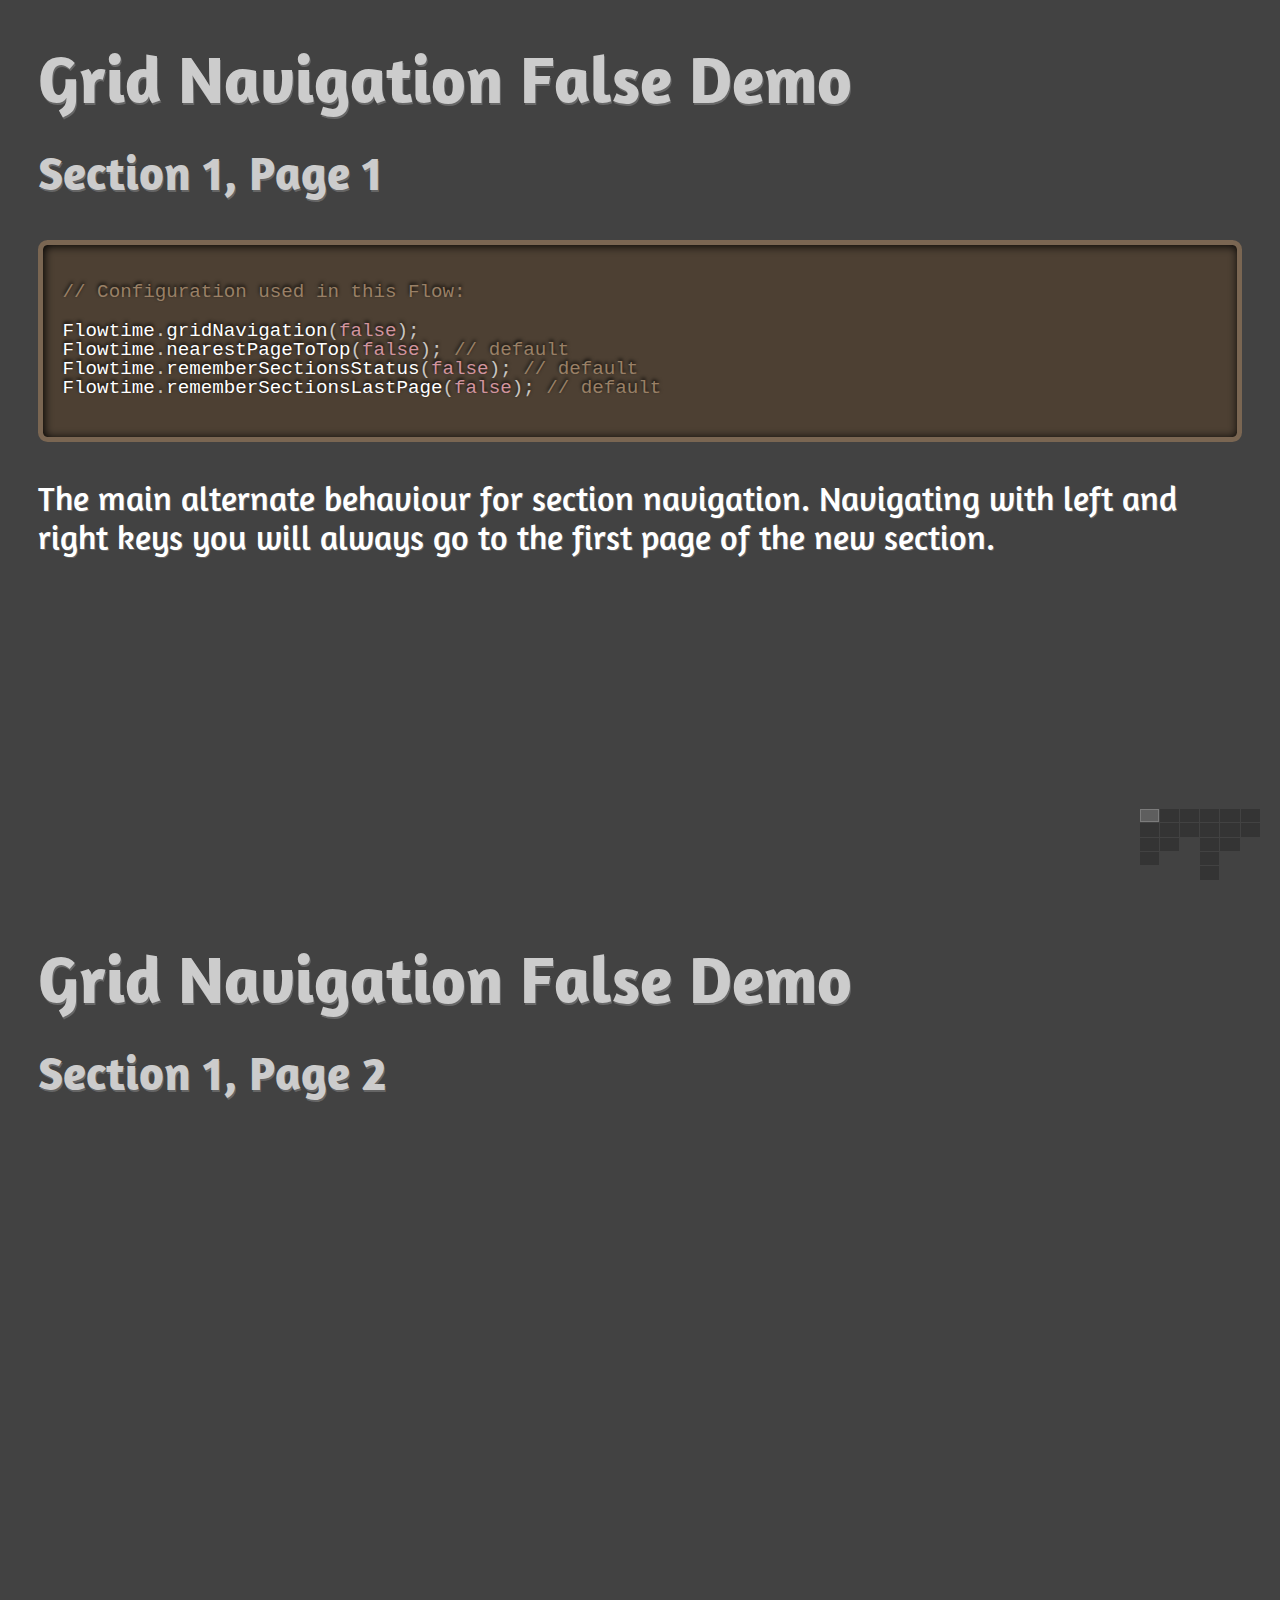
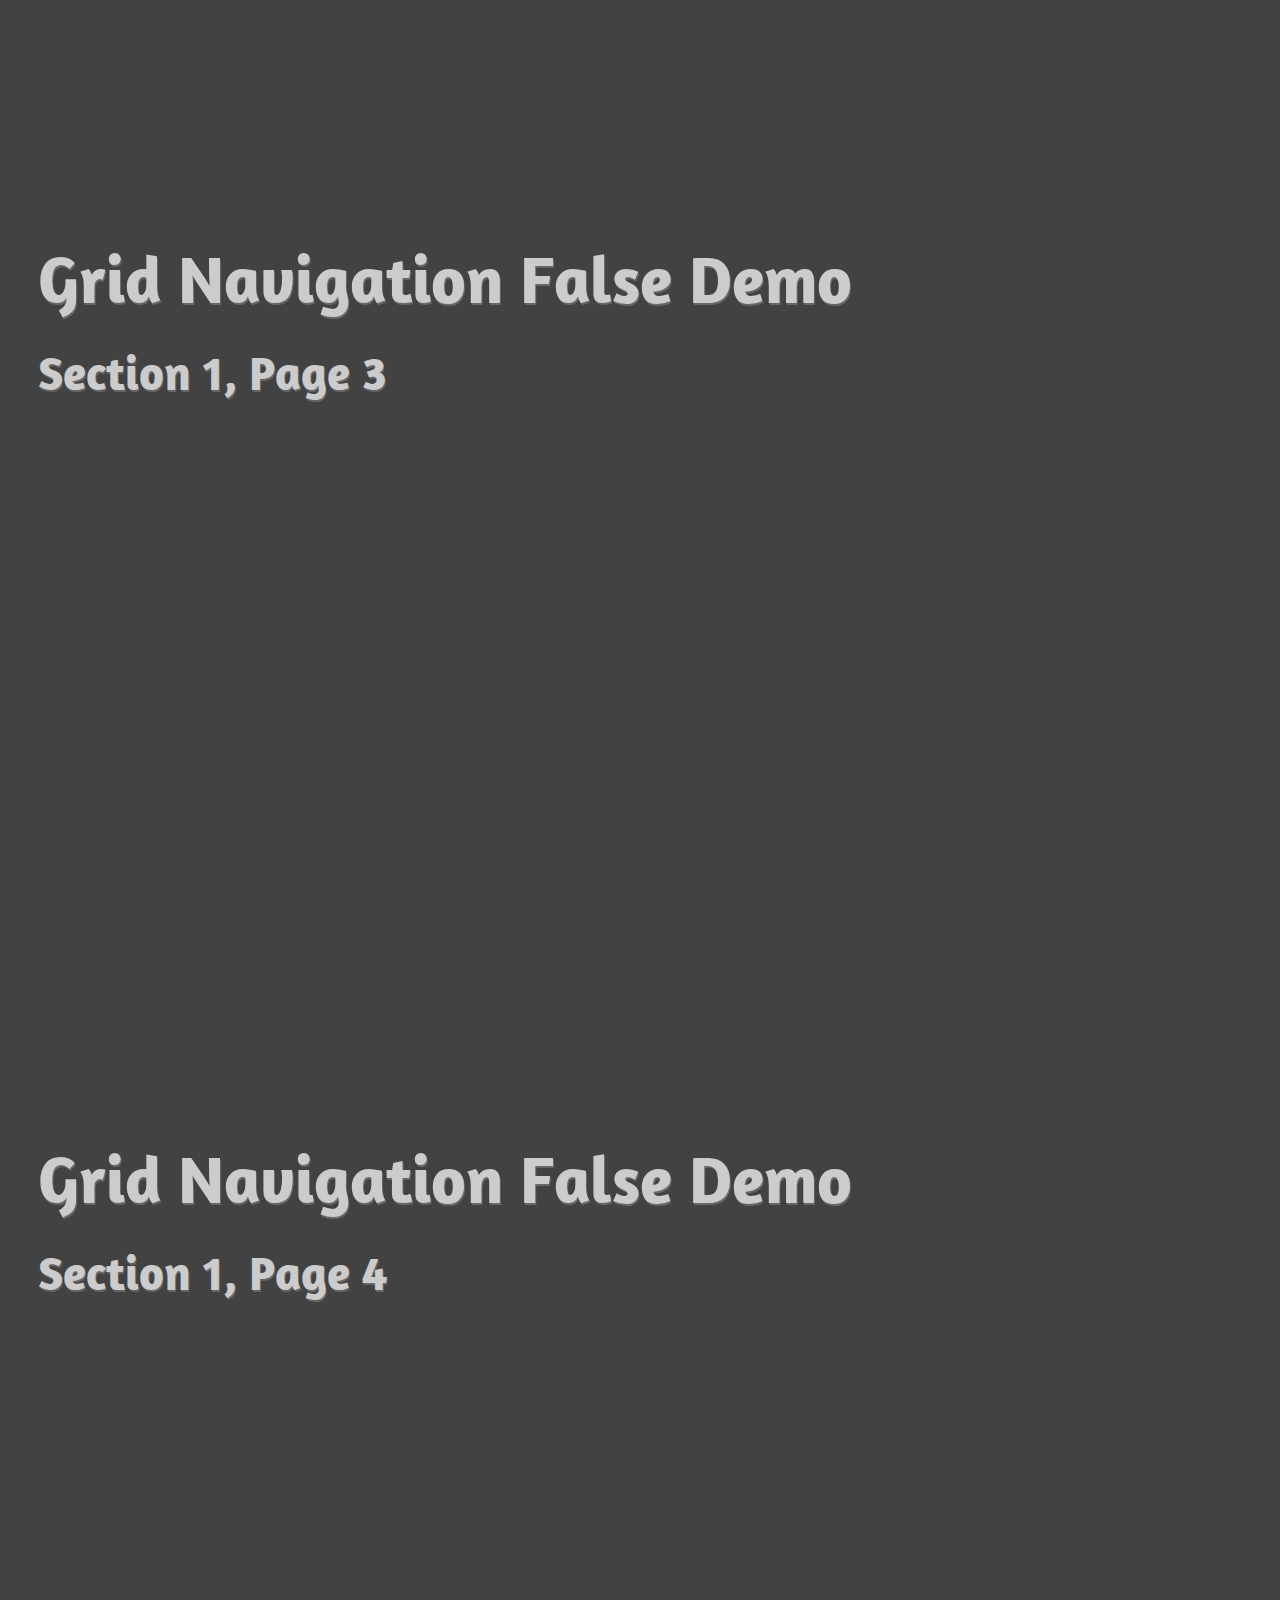
<file: tfa/examples/section-navigation-options/grid-navigation-false/index.html>
<!DOCTYPE HTML>
<!--[if IE 6]>
<html id="ie6" lang="en-US" class="ie ie6 lt-ie9">
<![endif]-->
<!--[if IE 7]>
<html id="ie7" lang="en-US" class="ie ie7 lt-ie9">
<![endif]-->
<!--[if IE 8]>
<html id="ie8" lang="en-US" class="ie ie8 lt-ie9">
<![endif]-->
<!--[if gte IE 9]>
<html lang="en-US" class="ie ie9">
<![endif]-->
<!--[if !(IE)]><!-->
<html lang="en-US" class="">
<!--<![endif]-->
<head>
	<meta charset="UTF-8">
	<meta name="viewport" content="initial-scale=1.0 minimal-ui">
	<meta name="apple-mobile-web-app-capable" content="yes">
	<meta name="author" content="marcolago">

	<meta name="description" content="Flowtime.js is an open source framework for easily build HTML presentations or websites. It’s built with web standards in mind and on top of a solid full page grid layout powered by CSS3 hardware accelerated transition and comes with a complete set of Javascript API for deep customization.">

	<title>Flowtime.js - Grid Navigation False Demo</title>
	<link rel="stylesheet" href="../../../assets/css/reset.css">
	<link rel="stylesheet" href="../../../css/flowtime.css">
	<link rel="stylesheet" href="../../../css/themes/default.css">
	<link rel="stylesheet" href="../../../assets/css/prism.css">

</head>
<body class="">

	<div class="flowtime">

		<div class="ft-section">
			<div class="ft-page">
				<h1>Grid Navigation False Demo</h1>
				<h2>Section 1, Page 1</h2>
				<pre><code class="language-javascript">
// Configuration used in this Flow:

Flowtime.gridNavigation(false);
Flowtime.nearestPageToTop(false); // default
Flowtime.rememberSectionsStatus(false); // default
Flowtime.rememberSectionsLastPage(false); // default
				</code></pre>
				<p>The main alternate behaviour for section navigation. Navigating with left and right keys you will always go to the first page of the new section.</p>
			</div>
			<div class="ft-page">
				<h1>Grid Navigation False Demo</h1>
				<h2>Section 1, Page 2</h2>
			</div>
			<div class="ft-page">
				<h1>Grid Navigation False Demo</h1>
				<h2>Section 1, Page 3</h2>
			</div>
			<div class="ft-page">
				<h1>Grid Navigation False Demo</h1>
				<h2>Section 1, Page 4</h2>
			</div>
		</div>

		<div class="ft-section">
			<div class="ft-page">
				<h1>Grid Navigation False Demo</h1>
				<h2>Section 2, Page 1</h2>
			</div>
			<div class="ft-page">
				<h1>Grid Navigation False Demo</h1>
				<h2>Section 2, Page 2</h2>
			</div>
			<div class="ft-page">
				<h1>Grid Navigation False Demo</h1>
				<h2>Section 2, Page 3</h2>
			</div>
		</div>

		<div class="ft-section">
			<div class="ft-page">
				<h1>Grid Navigation False Demo</h1>
				<h2>Section 3, Page 1</h2>
			</div>
			<div class="ft-page">
				<h1>Grid Navigation False Demo</h1>
				<h2>Section 3, Page 2</h2>
			</div>
		</div>

		<div class="ft-section">
			<div class="ft-page">
				<h1>Grid Navigation False Demo</h1>
				<h2>Section 4, Page 1</h2>
			</div>
			<div class="ft-page">
				<h1>Grid Navigation False Demo</h1>
				<h2>Section 4, Page 2</h2>
			</div>
			<div class="ft-page">
				<h1>Grid Navigation False Demo</h1>
				<h2>Section 4, Page 3</h2>
			</div>
			<div class="ft-page">
				<h1>Grid Navigation False Demo</h1>
				<h2>Section 4, Page 4</h2>
			</div>
			<div class="ft-page">
				<h1>Grid Navigation False Demo</h1>
				<h2>Section 4, Page 5</h2>
			</div>
		</div>

		<div class="ft-section">
			<div class="ft-page">
				<h1>Grid Navigation False Demo</h1>
				<h2>Section 5, Page 1</h2>
			</div>
			<div class="ft-page">
				<h1>Grid Navigation False Demo</h1>
				<h2>Section 5, Page 2</h2>
			</div>
			<div class="ft-page">
				<h1>Grid Navigation False Demo</h1>
				<h2>Section 5, Page 3</h2>
			</div>
		</div>

		<div class="ft-section">
			<div class="ft-page">
				<h1>Grid Navigation False Demo</h1>
				<h2>Section 6, Page 1</h2>
			</div>
			<div class="ft-page">
				<h1>Grid Navigation False Demo</h1>
				<h2>Section 6, Page 2</h2>
			</div>
		</div>

	</div>

	<script src="../../../js/brav1toolbox.js"></script>
	<script src="../../../js/flowtime.js"></script>
	<script src="../../../assets/js/prism.js"></script>

	<script type="text/javascript">
		var _gaq = _gaq || [];
		_gaq.push(['_setAccount', 'UA-1228618-10']);
		_gaq.push(['_trackPageview']);
		_gaq.push(['_trackEvent', 'Flowtime', 'Landing', document.title]);
		(function() {
		var ga = document.createElement('script'); ga.type = 'text/javascript'; ga.async = true;
		ga.src = ('https:' == document.location.protocol ? 'https://ssl' : 'http://www') + '.google-analytics.com/ga.js';
		var s = document.getElementsByTagName('script')[0]; s.parentNode.insertBefore(ga, s);
		})();

		// Configuration API test
		Flowtime.showProgress(true);
		// Flowtime.fragmentsOnSide(true);
		// Flowtime.fragmentsOnBack(true);
		// Flowtime.useHistory(false);
		// Flowtime.slideInPx(true);
		// Flowtime.sectionsSlideToTop(true);
		// Flowtime.useOverviewVariant(true);
		// Flowtime.parallaxInPx(true);
		// Flowtime.clicker(true);
		Flowtime.gridNavigation(false);
		// Flowtime.nearestPageToTop(true);
		// Flowtime.rememberSectionsStatus(true);
		// Flowtime.rememberSectionsLastPage(true);
		//
		// starts the application with configuration options
		Flowtime.start();
	</script>
</body>
</html>
</file>
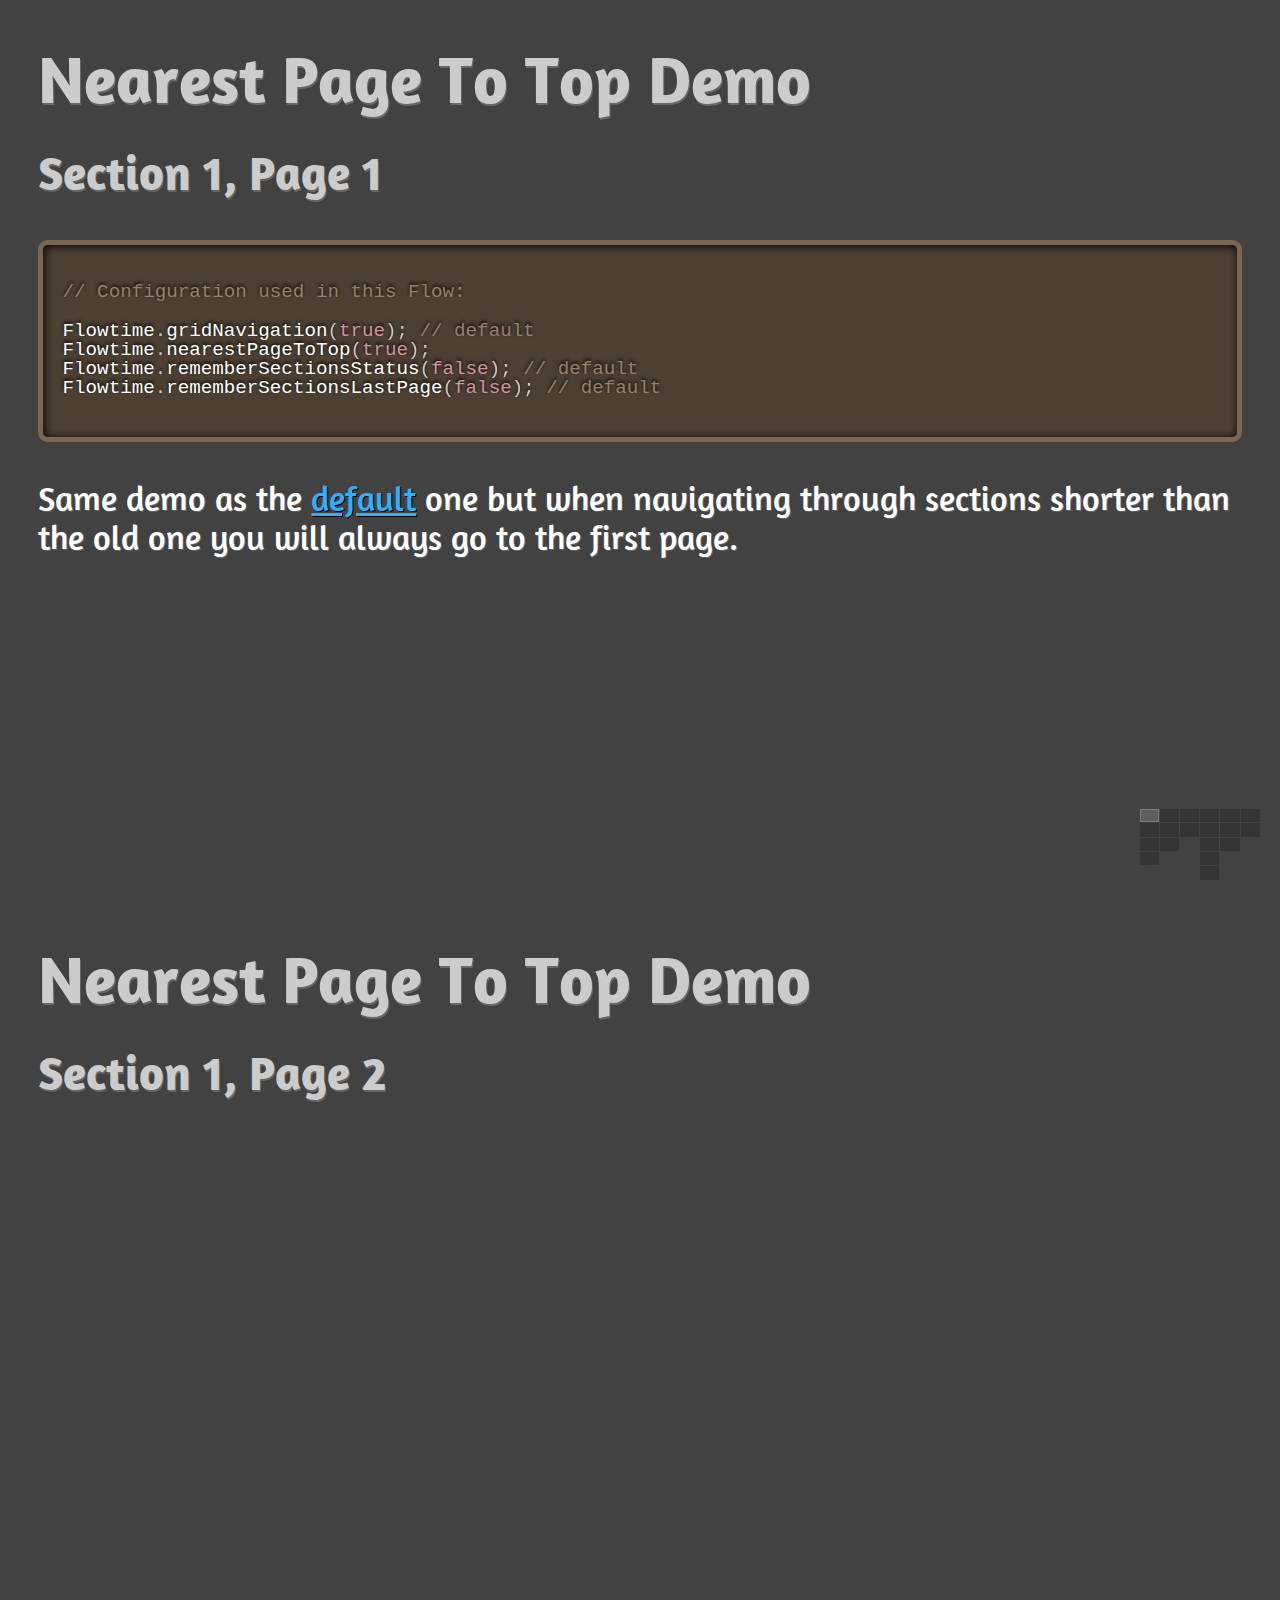
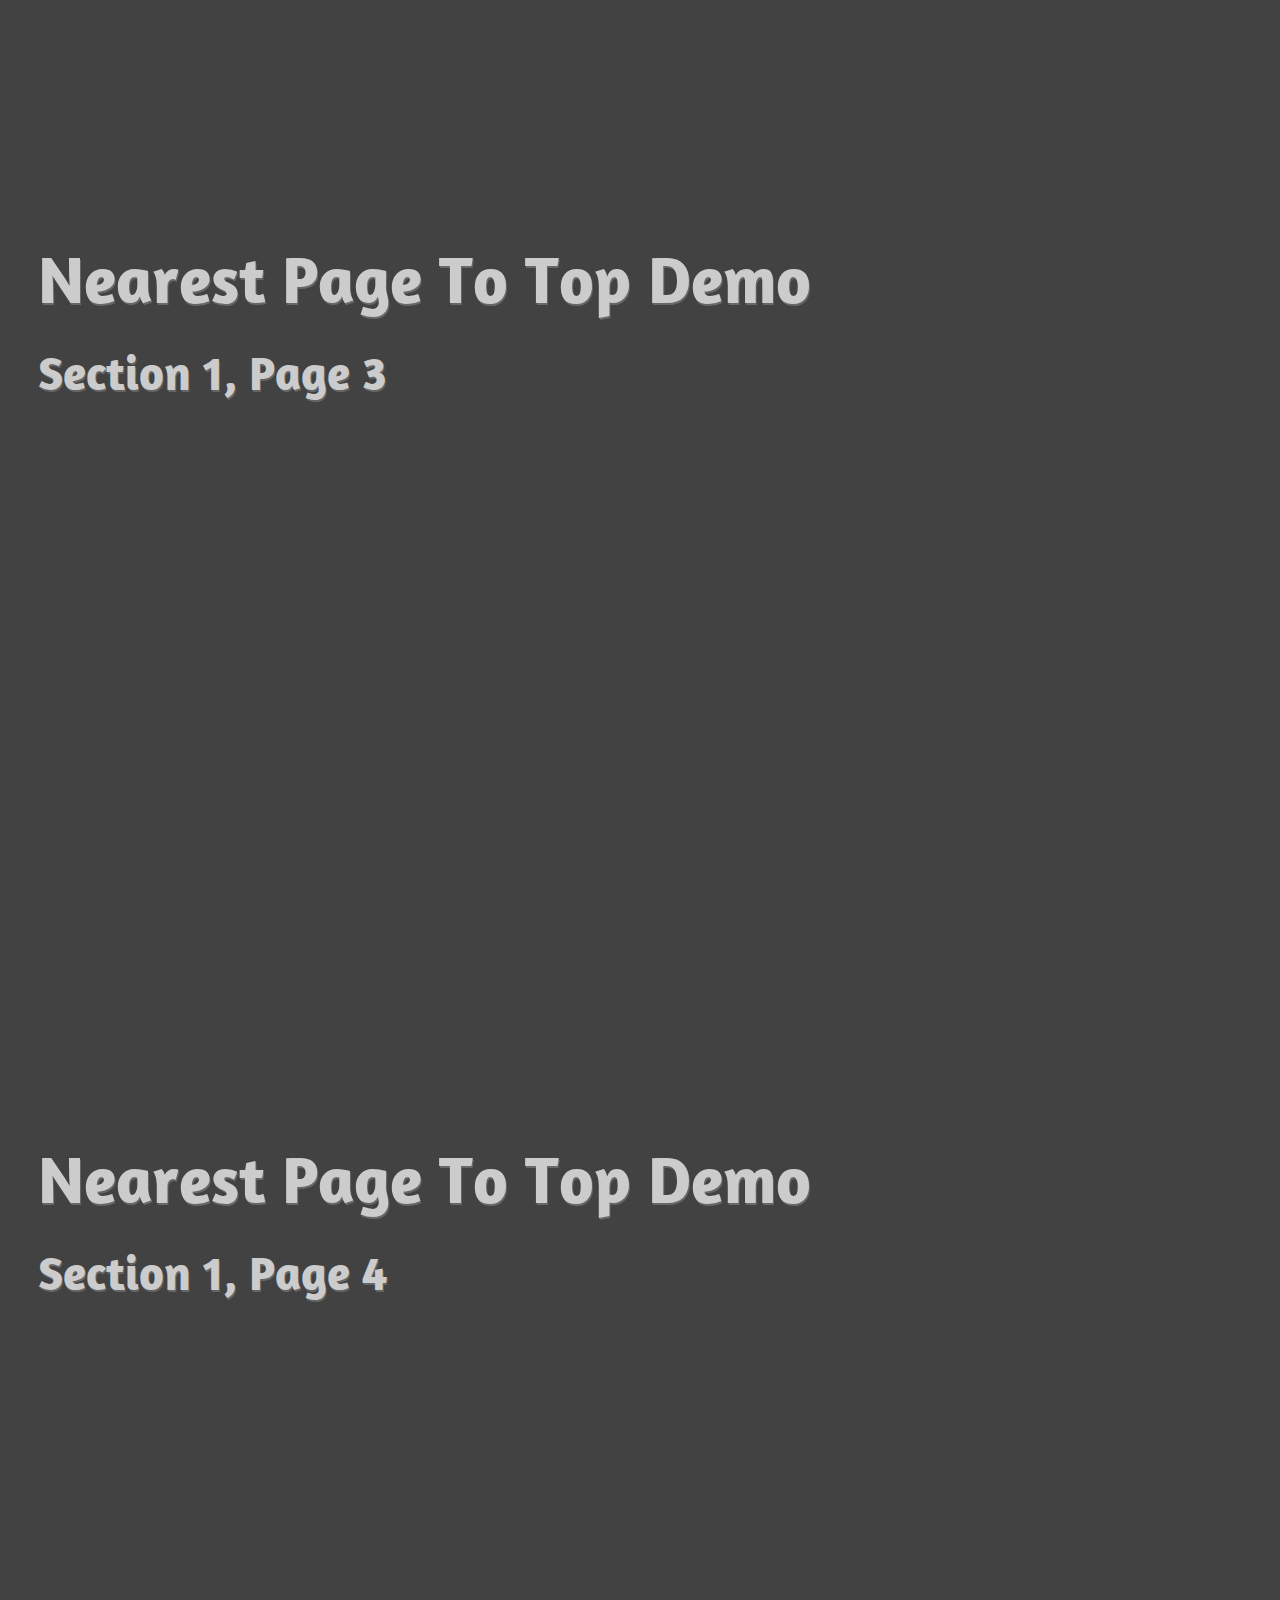
<file: tfa/examples/section-navigation-options/nearest-page-to-top/index.html>
<!DOCTYPE HTML>
<!--[if IE 6]>
<html id="ie6" lang="en-US" class="ie ie6 lt-ie9">
<![endif]-->
<!--[if IE 7]>
<html id="ie7" lang="en-US" class="ie ie7 lt-ie9">
<![endif]-->
<!--[if IE 8]>
<html id="ie8" lang="en-US" class="ie ie8 lt-ie9">
<![endif]-->
<!--[if gte IE 9]>
<html lang="en-US" class="ie ie9">
<![endif]-->
<!--[if !(IE)]><!-->
<html lang="en-US" class="">
<!--<![endif]-->
<head>
	<meta charset="UTF-8">
	<meta name="viewport" content="initial-scale=1.0 minimal-ui">
	<meta name="apple-mobile-web-app-capable" content="yes">
	<meta name="author" content="marcolago">

	<meta name="description" content="Flowtime.js is an open source framework for easily build HTML presentations or websites. It’s built with web standards in mind and on top of a solid full page grid layout powered by CSS3 hardware accelerated transition and comes with a complete set of Javascript API for deep customization.">

	<title>Flowtime.js - Nearest Page To Top Demo</title>
	<link rel="stylesheet" href="../../../assets/css/reset.css">
	<link rel="stylesheet" href="../../../css/flowtime.css">
	<link rel="stylesheet" href="../../../css/themes/default.css">
	<link rel="stylesheet" href="../../../assets/css/prism.css">

</head>
<body class="">

	<div class="flowtime">

		<div class="ft-section">
			<div class="ft-page">
				<h1>Nearest Page To Top Demo</h1>
				<h2>Section 1, Page 1</h2>
				<pre><code class="language-javascript">
// Configuration used in this Flow:

Flowtime.gridNavigation(true); // default
Flowtime.nearestPageToTop(true);
Flowtime.rememberSectionsStatus(false); // default
Flowtime.rememberSectionsLastPage(false); // default
				</code></pre>
				<p>Same demo as the <a href="../default/">default</a> one but when navigating through sections shorter than the old one you will always go to the first page.</p>
			</div>
			<div class="ft-page">
				<h1>Nearest Page To Top Demo</h1>
				<h2>Section 1, Page 2</h2>
			</div>
			<div class="ft-page">
				<h1>Nearest Page To Top Demo</h1>
				<h2>Section 1, Page 3</h2>
			</div>
			<div class="ft-page">
				<h1>Nearest Page To Top Demo</h1>
				<h2>Section 1, Page 4</h2>
			</div>
		</div>

		<div class="ft-section">
			<div class="ft-page">
				<h1>Nearest Page To Top Demo</h1>
				<h2>Section 2, Page 1</h2>
			</div>
			<div class="ft-page">
				<h1>Nearest Page To Top Demo</h1>
				<h2>Section 2, Page 2</h2>
			</div>
			<div class="ft-page">
				<h1>Nearest Page To Top Demo</h1>
				<h2>Section 2, Page 3</h2>
			</div>
		</div>

		<div class="ft-section">
			<div class="ft-page">
				<h1>Nearest Page To Top Demo</h1>
				<h2>Section 3, Page 1</h2>
			</div>
			<div class="ft-page">
				<h1>Nearest Page To Top Demo</h1>
				<h2>Section 3, Page 2</h2>
			</div>
		</div>

		<div class="ft-section">
			<div class="ft-page">
				<h1>Nearest Page To Top Demo</h1>
				<h2>Section 4, Page 1</h2>
			</div>
			<div class="ft-page">
				<h1>Nearest Page To Top Demo</h1>
				<h2>Section 4, Page 2</h2>
			</div>
			<div class="ft-page">
				<h1>Nearest Page To Top Demo</h1>
				<h2>Section 4, Page 3</h2>
			</div>
			<div class="ft-page">
				<h1>Nearest Page To Top Demo</h1>
				<h2>Section 4, Page 4</h2>
			</div>
			<div class="ft-page">
				<h1>Nearest Page To Top Demo</h1>
				<h2>Section 4, Page 5</h2>
			</div>
		</div>

		<div class="ft-section">
			<div class="ft-page">
				<h1>Nearest Page To Top Demo</h1>
				<h2>Section 5, Page 1</h2>
			</div>
			<div class="ft-page">
				<h1>Nearest Page To Top Demo</h1>
				<h2>Section 5, Page 2</h2>
			</div>
			<div class="ft-page">
				<h1>Nearest Page To Top Demo</h1>
				<h2>Section 5, Page 3</h2>
			</div>
		</div>

		<div class="ft-section">
			<div class="ft-page">
				<h1>Nearest Page To Top Demo</h1>
				<h2>Section 6, Page 1</h2>
			</div>
			<div class="ft-page">
				<h1>Nearest Page To Top Demo</h1>
				<h2>Section 6, Page 2</h2>
			</div>
		</div>

	</div>

	<script src="../../../js/brav1toolbox.js"></script>
	<script src="../../../js/flowtime.js"></script>
	<script src="../../../assets/js/prism.js"></script>

	<script type="text/javascript">
		var _gaq = _gaq || [];
		_gaq.push(['_setAccount', 'UA-1228618-10']);
		_gaq.push(['_trackPageview']);
		_gaq.push(['_trackEvent', 'Flowtime', 'Landing', document.title]);
		(function() {
		var ga = document.createElement('script'); ga.type = 'text/javascript'; ga.async = true;
		ga.src = ('https:' == document.location.protocol ? 'https://ssl' : 'http://www') + '.google-analytics.com/ga.js';
		var s = document.getElementsByTagName('script')[0]; s.parentNode.insertBefore(ga, s);
		})();

		// Configuration API test
		Flowtime.showProgress(true);
		// Flowtime.fragmentsOnSide(true);
		// Flowtime.fragmentsOnBack(true);
		// Flowtime.useHistory(false);
		// Flowtime.slideInPx(true);
		// Flowtime.sectionsSlideToTop(true);
		// Flowtime.useOverviewVariant(true);
		// Flowtime.parallaxInPx(true);
		// Flowtime.clicker(true);
		// Flowtime.gridNavigation(true);
		Flowtime.nearestPageToTop(true);
		// Flowtime.rememberSectionsStatus(true);
		// Flowtime.rememberSectionsLastPage(true);
		//
		// starts the application with configuration options
		Flowtime.start();
	</script>
</body>
</html>
</file>
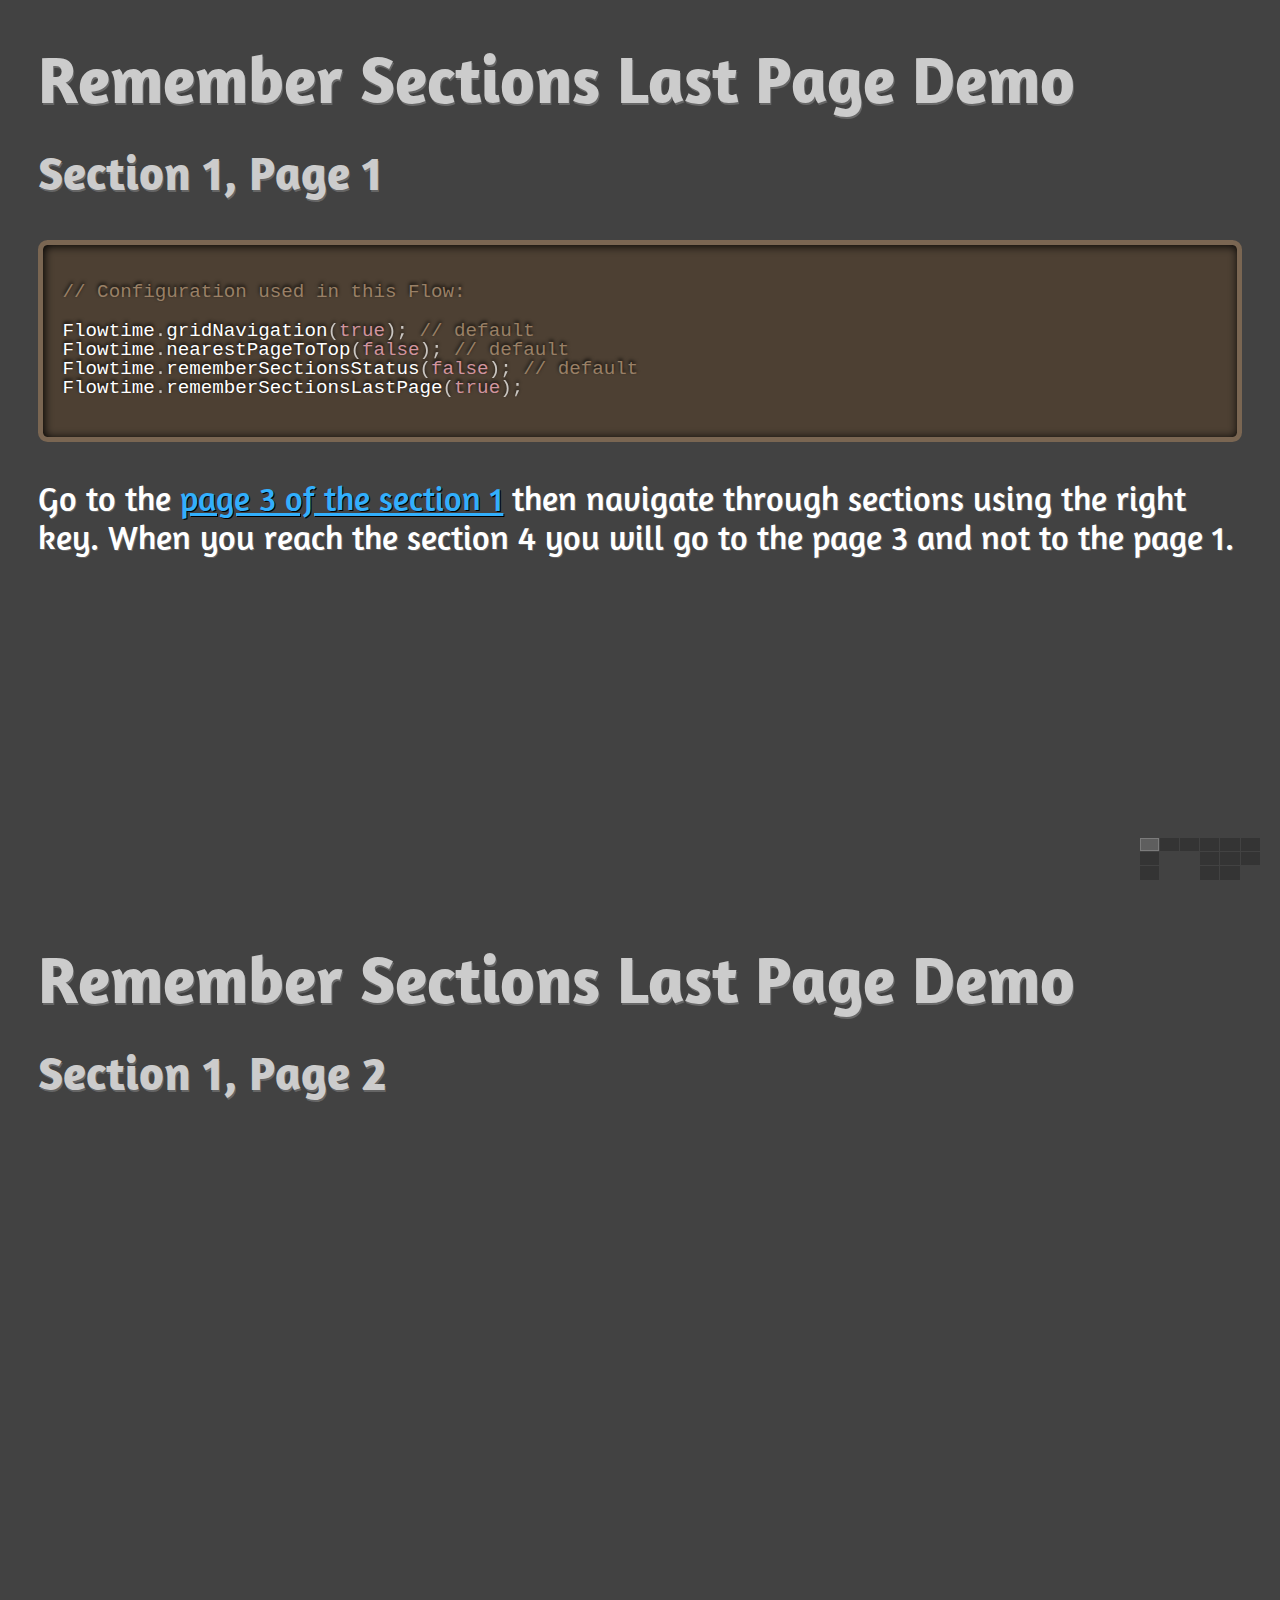
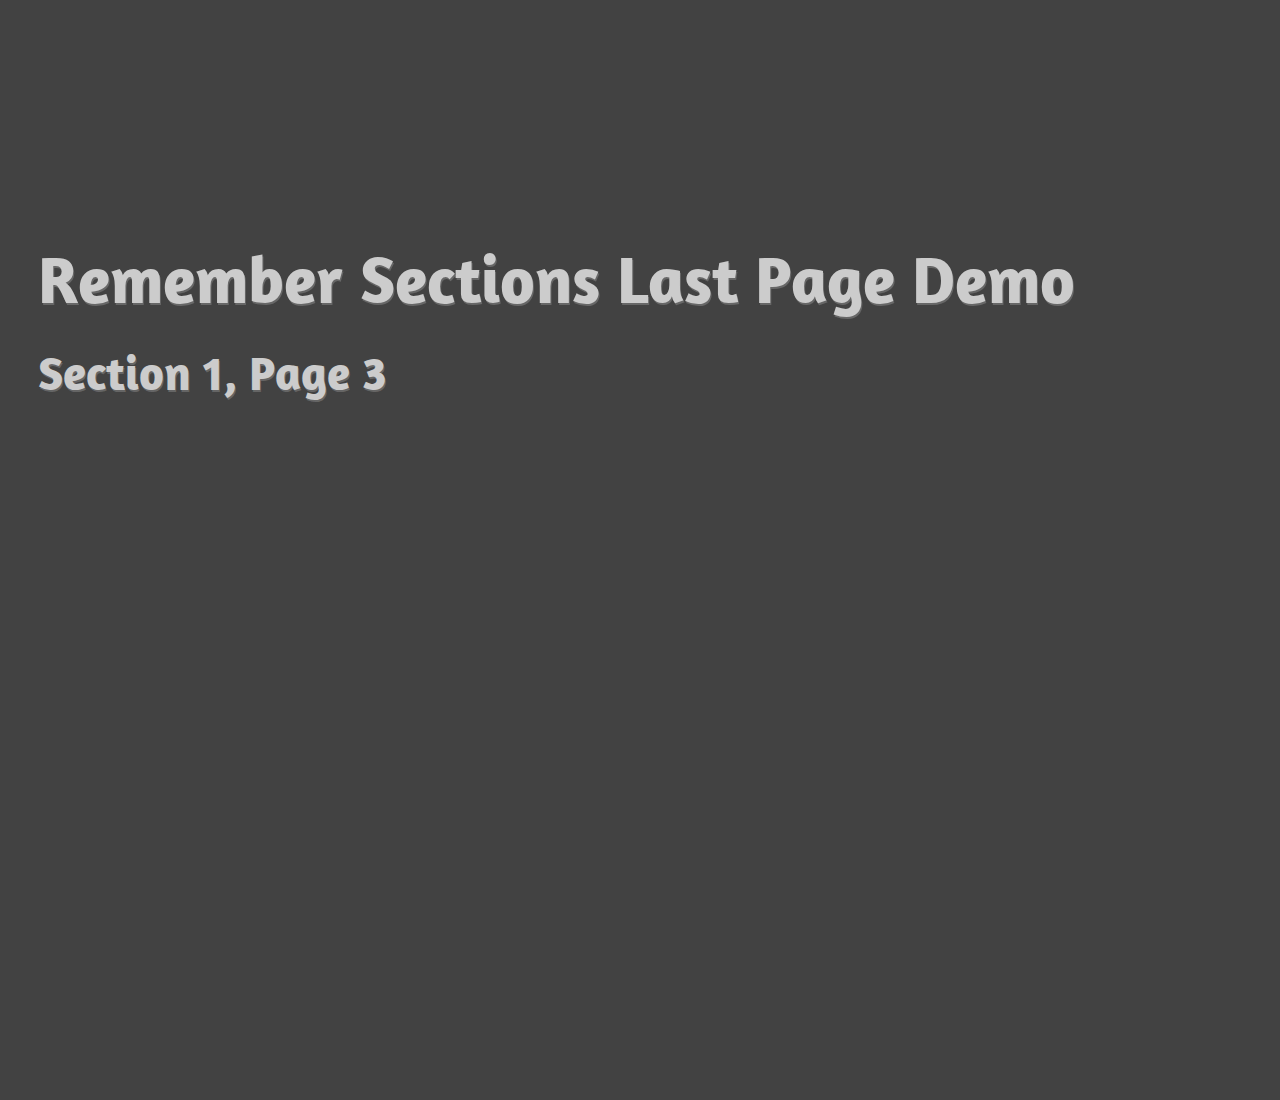
<file: tfa/examples/section-navigation-options/remember-sections-last-page/index.html>
<!DOCTYPE HTML>
<!--[if IE 6]>
<html id="ie6" lang="en-US" class="ie ie6 lt-ie9">
<![endif]-->
<!--[if IE 7]>
<html id="ie7" lang="en-US" class="ie ie7 lt-ie9">
<![endif]-->
<!--[if IE 8]>
<html id="ie8" lang="en-US" class="ie ie8 lt-ie9">
<![endif]-->
<!--[if gte IE 9]>
<html lang="en-US" class="ie ie9">
<![endif]-->
<!--[if !(IE)]><!-->
<html lang="en-US" class="">
<!--<![endif]-->
<head>
	<meta charset="UTF-8">
	<meta name="viewport" content="initial-scale=1.0 minimal-ui">
	<meta name="apple-mobile-web-app-capable" content="yes">
	<meta name="author" content="marcolago">

	<meta name="description" content="Flowtime.js is an open source framework for easily build HTML presentations or websites. It’s built with web standards in mind and on top of a solid full page grid layout powered by CSS3 hardware accelerated transition and comes with a complete set of Javascript API for deep customization.">

	<title>Flowtime.js - Remember Sections Last Page Demo</title>
	<link rel="stylesheet" href="../../../assets/css/reset.css">
	<link rel="stylesheet" href="../../../css/flowtime.css">
	<link rel="stylesheet" href="../../../css/themes/default.css">
	<link rel="stylesheet" href="../../../assets/css/prism.css">

</head>
<body class="">

	<div class="flowtime">

		<div class="ft-section">
			<div class="ft-page">
				<h1>Remember Sections Last Page Demo</h1>
				<h2>Section 1, Page 1</h2>
				<pre><code class="language-javascript">
// Configuration used in this Flow:

Flowtime.gridNavigation(true); // default
Flowtime.nearestPageToTop(false); // default
Flowtime.rememberSectionsStatus(false); // default
Flowtime.rememberSectionsLastPage(true);
				</code></pre>
				<p>Go to the <a href="#/1/3/">page 3 of the section 1</a> then navigate through sections using the right key. When you reach the section 4 you will go to the page 3 and not to the page 1.</p>
			</div>
			<div class="ft-page">
				<h1>Remember Sections Last Page Demo</h1>
				<h2>Section 1, Page 2</h2>
			</div>
			<div class="ft-page">
				<h1>Remember Sections Last Page Demo</h1>
				<h2>Section 1, Page 3</h2>
			</div>
		</div>

		<div class="ft-section">
			<div class="ft-page">
				<h1>Remember Sections Last Page Demo</h1>
				<h2>Section 2, Page 1</h2>
			</div>
		</div>

		<div class="ft-section">
			<div class="ft-page">
				<h1>Remember Sections Last Page Demo</h1>
				<h2>Section 3, Page 1</h2>
			</div>
		</div>

		<div class="ft-section">
			<div class="ft-page">
				<h1>Remember Sections Last Page Demo</h1>
				<h2>Section 4, Page 1</h2>
			</div>
			<div class="ft-page">
				<h1>Remember Sections Last Page Demo</h1>
				<h2>Section 4, Page 2</h2>
			</div>
			<div class="ft-page">
				<h1>Remember Sections Last Page Demo</h1>
				<h2>Section 4, Page 3</h2>
			</div>
		</div>

		<div class="ft-section">
			<div class="ft-page">
				<h1>Remember Sections Last Page Demo</h1>
				<h2>Section 5, Page 1</h2>
			</div>
			<div class="ft-page">
				<h1>Remember Sections Last Page Demo</h1>
				<h2>Section 5, Page 2</h2>
			</div>
			<div class="ft-page">
				<h1>Remember Sections Last Page Demo</h1>
				<h2>Section 5, Page 3</h2>
			</div>
		</div>

		<div class="ft-section">
			<div class="ft-page">
				<h1>Remember Sections Last Page Demo</h1>
				<h2>Section 6, Page 1</h2>
			</div>
			<div class="ft-page">
				<h1>Remember Sections Last Page Demo</h1>
				<h2>Section 6, Page 2</h2>
			</div>
		</div>

	</div>

	<script src="../../../js/brav1toolbox.js"></script>
	<script src="../../../js/flowtime.js"></script>
	<script src="../../../assets/js/prism.js"></script>

	<script type="text/javascript">
		var _gaq = _gaq || [];
		_gaq.push(['_setAccount', 'UA-1228618-10']);
		_gaq.push(['_trackPageview']);
		_gaq.push(['_trackEvent', 'Flowtime', 'Landing', document.title]);
		(function() {
		var ga = document.createElement('script'); ga.type = 'text/javascript'; ga.async = true;
		ga.src = ('https:' == document.location.protocol ? 'https://ssl' : 'http://www') + '.google-analytics.com/ga.js';
		var s = document.getElementsByTagName('script')[0]; s.parentNode.insertBefore(ga, s);
		})();

		// Configuration API test
		Flowtime.showProgress(true);
		// Flowtime.fragmentsOnSide(true);
		// Flowtime.fragmentsOnBack(true);
		// Flowtime.useHistory(false);
		// Flowtime.slideInPx(true);
		// Flowtime.sectionsSlideToTop(true);
		// Flowtime.useOverviewVariant(true);
		// Flowtime.parallaxInPx(true);
		// Flowtime.clicker(true);
		// Flowtime.gridNavigation(false);
		// Flowtime.nearestPageToTop(true);
		// Flowtime.rememberSectionsStatus(true);
		Flowtime.rememberSectionsLastPage(true);
		//
		// starts the application with configuration options
		Flowtime.start();
	</script>
</body>
</html>
</file>
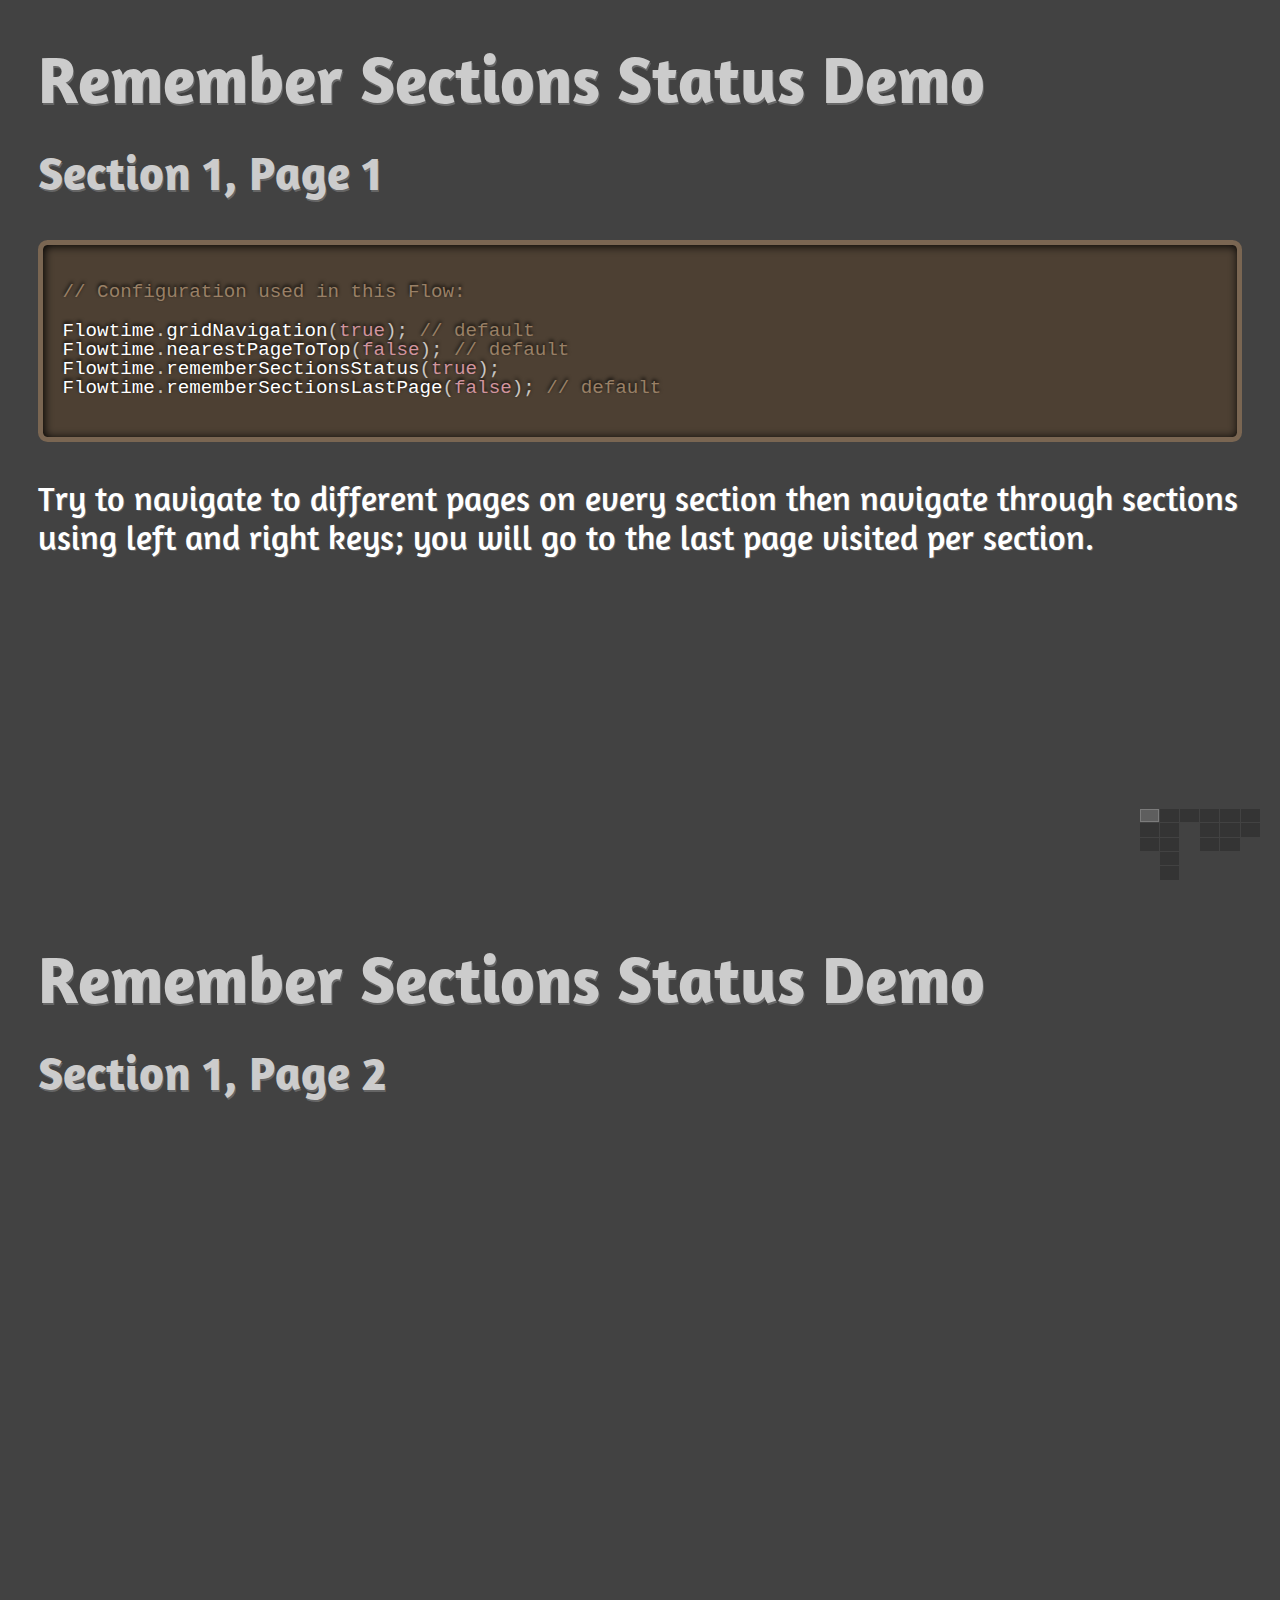
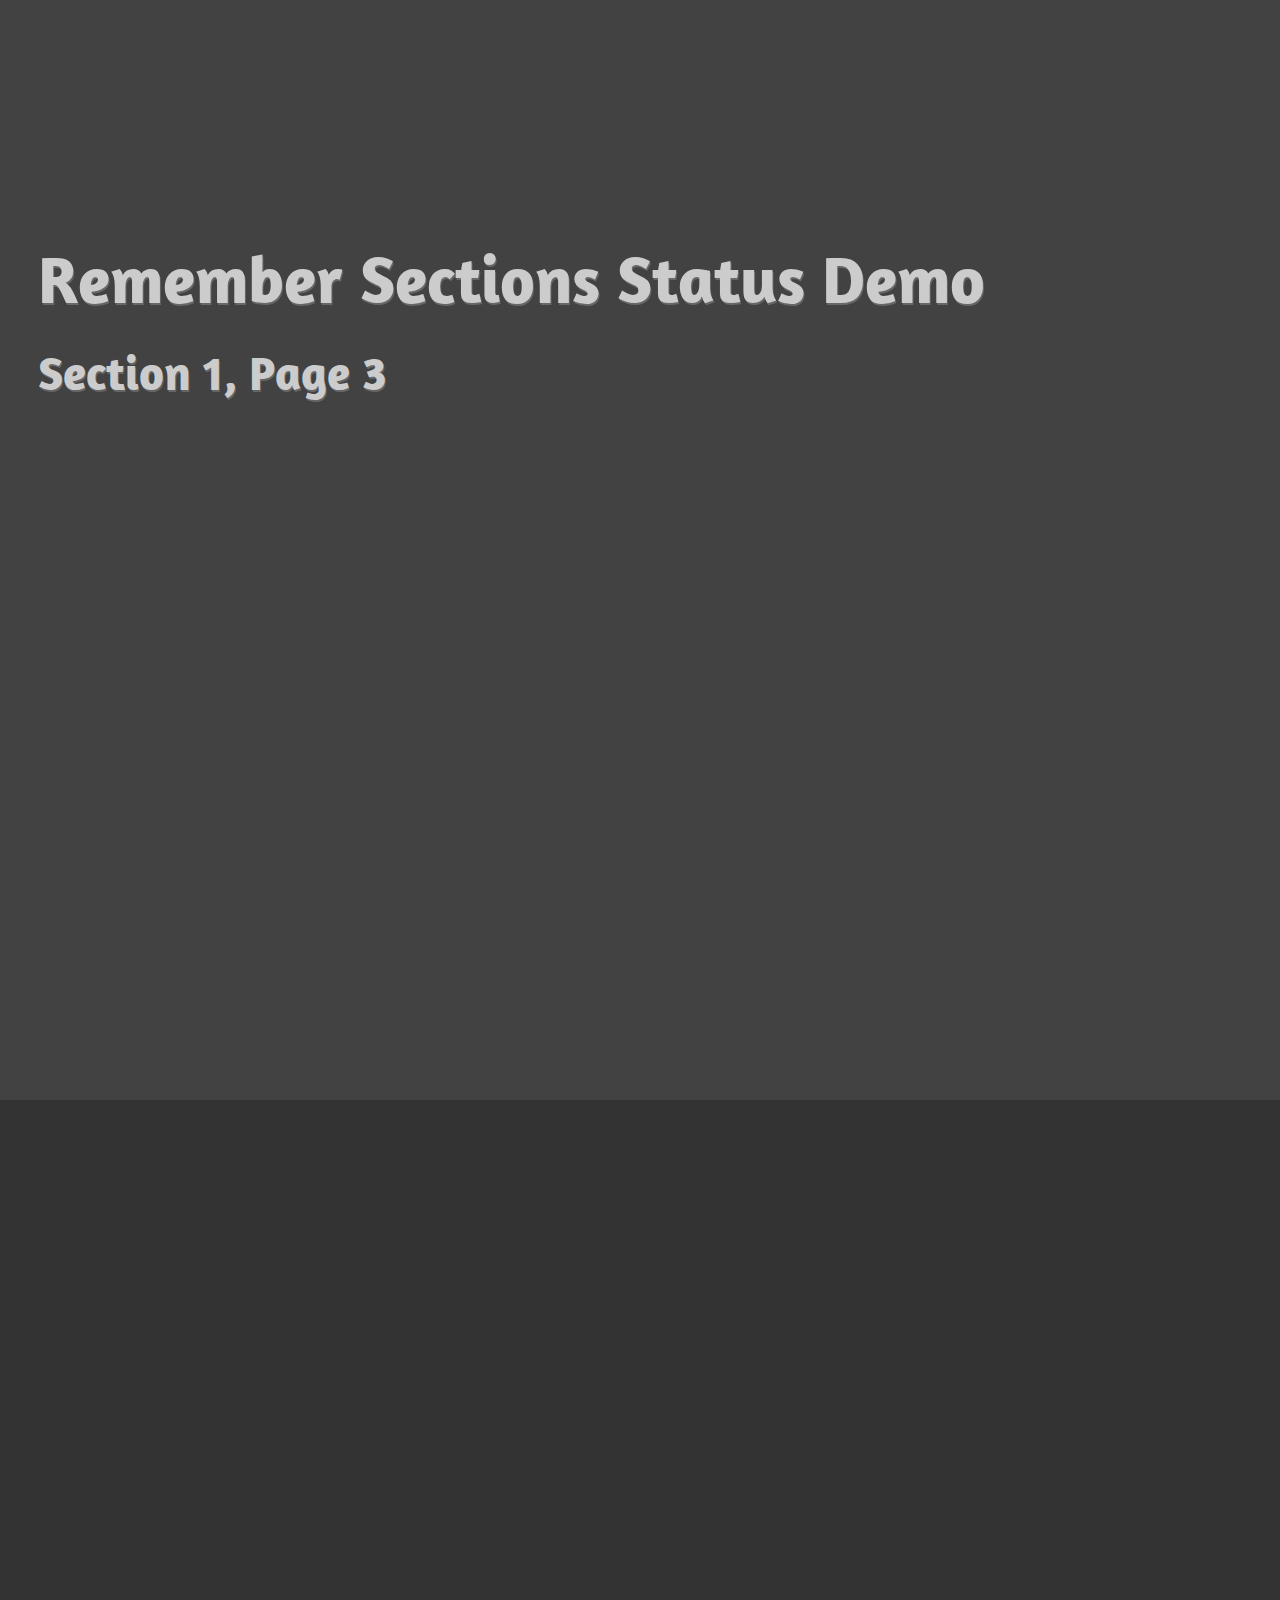
<file: tfa/examples/section-navigation-options/remember-sections-status/index.html>
<!DOCTYPE HTML>
<!--[if IE 6]>
<html id="ie6" lang="en-US" class="ie ie6 lt-ie9">
<![endif]-->
<!--[if IE 7]>
<html id="ie7" lang="en-US" class="ie ie7 lt-ie9">
<![endif]-->
<!--[if IE 8]>
<html id="ie8" lang="en-US" class="ie ie8 lt-ie9">
<![endif]-->
<!--[if gte IE 9]>
<html lang="en-US" class="ie ie9">
<![endif]-->
<!--[if !(IE)]><!-->
<html lang="en-US" class="">
<!--<![endif]-->
<head>
	<meta charset="UTF-8">
	<meta name="viewport" content="initial-scale=1.0 minimal-ui">
	<meta name="apple-mobile-web-app-capable" content="yes">
	<meta name="author" content="marcolago">

	<meta name="description" content="Flowtime.js is an open source framework for easily build HTML presentations or websites. It’s built with web standards in mind and on top of a solid full page grid layout powered by CSS3 hardware accelerated transition and comes with a complete set of Javascript API for deep customization.">

	<title>Flowtime.js - Remember Sections Status Demo</title>
	<link rel="stylesheet" href="../../../assets/css/reset.css">
	<link rel="stylesheet" href="../../../css/flowtime.css">
	<link rel="stylesheet" href="../../../css/themes/default.css">
	<link rel="stylesheet" href="../../../assets/css/prism.css">

</head>
<body class="">

	<div class="flowtime">

		<div class="ft-section">
			<div class="ft-page">
				<h1>Remember Sections Status Demo</h1>
				<h2>Section 1, Page 1</h2>
				<pre><code class="language-javascript">
// Configuration used in this Flow:

Flowtime.gridNavigation(true); // default
Flowtime.nearestPageToTop(false); // default
Flowtime.rememberSectionsStatus(true);
Flowtime.rememberSectionsLastPage(false); // default
				</code></pre>
				<p>Try to navigate to different pages on every section then navigate through sections using left and right keys; you will go to the last page visited per section.</p>
			</div>
			<div class="ft-page">
				<h1>Remember Sections Status Demo</h1>
				<h2>Section 1, Page 2</h2>
			</div>
			<div class="ft-page">
				<h1>Remember Sections Status Demo</h1>
				<h2>Section 1, Page 3</h2>
			</div>
		</div>

		<div class="ft-section">
			<div class="ft-page">
				<h1>Remember Sections Status Demo</h1>
				<h2>Section 2, Page 1</h2>
			</div>
			<div class="ft-page">
				<h1>Remember Sections Status Demo</h1>
				<h2>Section 2, Page 2</h2>
			</div>
			<div class="ft-page">
				<h1>Remember Sections Status Demo</h1>
				<h2>Section 2, Page 3</h2>
			</div>
			<div class="ft-page">
				<h1>Remember Sections Status Demo</h1>
				<h2>Section 2, Page 4</h2>
			</div>
			<div class="ft-page">
				<h1>Remember Sections Status Demo</h1>
				<h2>Section 2, Page 5</h2>
			</div>
		</div>

		<div class="ft-section">
			<div class="ft-page">
				<h1>Remember Sections Status Demo</h1>
				<h2>Section 3, Page 1</h2>
			</div>
		</div>

		<div class="ft-section">
			<div class="ft-page">
				<h1>Remember Sections Status Demo</h1>
				<h2>Section 4, Page 1</h2>
			</div>
			<div class="ft-page">
				<h1>Remember Sections Status Demo</h1>
				<h2>Section 4, Page 2</h2>
			</div>
			<div class="ft-page">
				<h1>Remember Sections Status Demo</h1>
				<h2>Section 4, Page 3</h2>
			</div>
		</div>

		<div class="ft-section">
			<div class="ft-page">
				<h1>Remember Sections Status Demo</h1>
				<h2>Section 5, Page 1</h2>
			</div>
			<div class="ft-page">
				<h1>Remember Sections Status Demo</h1>
				<h2>Section 5, Page 2</h2>
			</div>
			<div class="ft-page">
				<h1>Remember Sections Status Demo</h1>
				<h2>Section 5, Page 3</h2>
			</div>
		</div>

		<div class="ft-section">
			<div class="ft-page">
				<h1>Remember Sections Status Demo</h1>
				<h2>Section 6, Page 1</h2>
			</div>
			<div class="ft-page">
				<h1>Remember Sections Status Demo</h1>
				<h2>Section 6, Page 2</h2>
			</div>
		</div>

	</div>

	<script src="../../../js/brav1toolbox.js"></script>
	<script src="../../../js/flowtime.js"></script>
	<script src="../../../assets/js/prism.js"></script>

	<script type="text/javascript">
		var _gaq = _gaq || [];
		_gaq.push(['_setAccount', 'UA-1228618-10']);
		_gaq.push(['_trackPageview']);
		_gaq.push(['_trackEvent', 'Flowtime', 'Landing', document.title]);
		(function() {
		var ga = document.createElement('script'); ga.type = 'text/javascript'; ga.async = true;
		ga.src = ('https:' == document.location.protocol ? 'https://ssl' : 'http://www') + '.google-analytics.com/ga.js';
		var s = document.getElementsByTagName('script')[0]; s.parentNode.insertBefore(ga, s);
		})();

		// Configuration API test
		Flowtime.showProgress(true);
		// Flowtime.fragmentsOnSide(true);
		// Flowtime.fragmentsOnBack(true);
		// Flowtime.useHistory(false);
		// Flowtime.slideInPx(true);
		// Flowtime.sectionsSlideToTop(true);
		// Flowtime.useOverviewVariant(true);
		// Flowtime.parallaxInPx(true);
		// Flowtime.clicker(true);
		// Flowtime.gridNavigation(false);
		// Flowtime.nearestPageToTop(true);
		Flowtime.rememberSectionsStatus(true);
		// Flowtime.rememberSectionsLastPage(true);
		//
		// starts the application with configuration options
		Flowtime.start();
	</script>
</body>
</html>
</file>
<file: tfa/css/flowtime.css>
/* STRUCTURE */

  html, body {
    width: 100%;
    height: 100%;
    -webkit-text-size-adjust:none;
  }

  body {
  }

  .flowtime {
    font-size: 0;       /* removes the white spaces between inline-block elements */
                /* WARNING! this technique does non remove the white-space in Safari for Windows */
                /* unless you use this hack: http://absolide.tumblr.com/post/36597829434/safari-inline-block-white-spaces-bug-fix */
                /* you can use any other white-space removal technique as per: http://css-tricks.com/fighting-the-space-between-inline-block-elements/ */
    white-space: nowrap;  /* disable the wrapping of the space between articles */
    width: 100%;
    height: 100%;
        -ms-transform-origin: 0 0;
    -webkit-transform-origin: 0 0;
            transform-origin: 0 0;
        -ms-transform: translateZ(0);
    -webkit-transform: translateZ(0);
            transform: translateZ(0);
        -ms-backface-visibility: hidden;
    -webkit-backface-visibility: hidden;
            backface-visibility: hidden;
    -webkit-transition: -webkit-transform 0.5s cubic-bezier(.77, .10, .22, 1);
       transition:         transform 0.5s cubic-bezier(.77, .10, .22, 1);

  }

  .flowtime.no-transition {
    -webkit-transition: -webkit-transform 0s;
       transition:         transform 0s;
  }

/* SECTIONS (COLUMNS) */

  /* base section */
  .ft-section {
    width: 100%;
    height: 100%;

    position: relative;
        -ms-transform: translateZ(0);
    -webkit-transform: translateZ(0);
            transform: translateZ(0);
  }

  /* section and section thumb alignment */
  .ft-section,
  .ft-section-thumb {
    font-size: 16px;    /* reset the regular font size, in the old way… */
    font-size: 1rem;    /* and in the modern way */
    white-space: normal;
    display: inline-block;  /* let the block elements stay on the same line */
                /* used together the white-space: nowrap; declaration */
                /* the elements doesn't break the line */
    vertical-align: top;  /* fix the default alignement for the inline-block elements (default: baseline) */
                /* if different from "top" set Flowtime.slideWithPx(true) */
  }

  .ft-cross .ft-section,
  .ft-cross .ft-section-thumb {
    font-size: 0;
    line-height: 1;
    white-space: nowrap;
    display: block;
  }

/* PAGES */

  /* base page */
  .ft-page {
    box-sizing: border-box;
    width: 100%;
    height: 100%;
    position: relative;
    z-index: auto;
    /**
     * GPU acceleration disabled to drop down memory consuption on tablet and smartphones
     */
    /*
        -ms-transform: translateZ(0);
       -moz-transform: translateZ(0);
    -webkit-transform: translateZ(0);
            transform: translateZ(0);
    */
  }

  .ft-cross .ft-page,
  .ft-cross .ft-page-thumb {
    font-size: 16px;    /* reset the regular font size, in the old way… */
    font-size: 1rem;    /* and in the modern way */
    white-space: normal;
    display: inline-block;
    vertical-align: top;
  }

  /**
   * GPU acceleration enabled only on the pages involved in the slide animation to ensure no glitches on transition
   */
  .ft-page.actual,
  .ft-page.actual-out {
    z-index: 100;
        -ms-transform: translateZ(0);
    -webkit-transform: translateZ(0);
            transform: translateZ(0);
  }

  /* pages in overview mode */
  .ft-overview .ft-page {
    opacity: 0.5;
    cursor: pointer;
    -webkit-transition: all 0.5s cubic-bezier(.77, .10, .22, 1);
       transition: all 0.5s cubic-bezier(.77, .10, .22, 1);
        -ms-transform: scale(0.95);
    -webkit-transform: scale(0.95);
            transform: scale(0.95);
        -ms-transform-origin: 50% 50%;
    -webkit-transform-origin: 50% 50%;
            transform-origin: 50% 50%;
  }

  .ft-overview .ft-page * {
    pointer-events: none;
  }

/* JAVASCRIPT NAVIGATION HOOKS */

  .ft-absolute-nav {
    overflow: hidden;
  }


  .ft-absolute-nav .flowtime {
    position: absolute;
  }

/* EYE CANDY OVERRIDABLE CLASSES AND PROPERTIES */

/* FRAGMENTS */

  .ft-fragment {
    opacity: 0;
    -webkit-transition: all 0.3s cubic-bezier(.77, .10, .22, 1);
       transition: all 0.3s cubic-bezier(.77, .10, .22, 1);
        -ms-transform: translateZ(0);
    -webkit-transform: translateZ(0);
            transform: translateZ(0);
  }

  .ft-fragment.revealed.step {
    opacity: 0.3;
  }

  .ft-fragment.revealed.shy {
    opacity: 0;
  }

  .ft-fragment.revealed,
  .ft-fragment.revealed-temp,
  .ft-fragment.revealed.actual {
    opacity: 1;
  }

/* DEFAULT PROGRESS */

  .ft-default-progress {
    position: fixed;
    bottom: 16px;
    bottom: 1rem;
    right: 16px;
    right: 1rem;
    z-index: 1000;
    opacity: 0.3;
    -webkit-transition: all 0.5s cubic-bezier(.77, .10, .22, 1);
       transition: all 0.5s cubic-bezier(.77, .10, .22, 1);
  }

  .ft-default-progress:hover {
    opacity: 1;
  }

  /* default progress disappears when in overview mode */
  .ft-overview .ft-default-progress {
    opacity: 0;
    pointer-events: none;
  }

  /* default progress page thumb */
  .ft-page-thumb {
    box-sizing: border-box;
    width: 1rem;
    height: 0.7rem;
    margin-right: 1px;
    margin-bottom: 1px;
    background-color: rgba(0,0,0,0.7);
    cursor: pointer;
    -webkit-transition: all 0.5s cubic-bezier(.77, .10, .22, 1);
       transition: all 0.5s cubic-bezier(.77, .10, .22, 1);
  }

  .ft-page-thumb:hover {
    background-color: rgba(255,255,255,0.7);
  }

  .ft-page-thumb.actual {
    background-color: rgba(255,255,255,0.5);
    border: 1px solid #ffffff;
  }

  /* overview mode page highlighting */

  .ft-overview .ft-page.actual {
    opacity: 0.25;
  }

  .ft-overview .ft-page.hilite {
    opacity: 1;
  }

  .ft-overview .ft-page:hover {
    opacity: 1;
  }

/* HARDWARE ACCELERATED ELEMENTS */
/* I've not used * because causes issues with current Chrome */

  img {
        -ms-transform: translateZ(0);
    -webkit-transform: translateZ(0);
            transform: translateZ(0);
        -ms-backface-visibility: hidden;
    -webkit-backface-visibility: hidden;
            backface-visibility: hidden;
  }

/* PARALLAX MANAGEMENT */

  .parallax {
    position: relative;
    -webkit-transition: all 0.5s cubic-bezier(.50, .10, .50, 1);
       transition: all 0.5s cubic-bezier(.50, .10, .50, 1);
  }

  .ft-overview .parallax {
        -ms-transform: translateZ(0) !important;
    -webkit-transform: translateZ(0) !important;
            transform: translateZ(0) !important;
  }
</file>
<file: tfa/css/themes/default.css>
/* Generated by Font Squirrel (http://www.fontsquirrel.com) on October 22, 2012 05:21:39 PM America/New_York */
@font-face {
    font-family: 'ChunkFiveRegular';
    src: url('../../assets/fonts/Chunkfive-webfont.eot');
    src: url('../../assets/fonts/Chunkfive-webfont.eot?#iefix') format('embedded-opentype'),
         url('../../assets/fonts/Chunkfive-webfont.svg#ChunkFiveRegular') format('svg'),
         url('../../assets/fonts/Chunkfive-webfont.woff') format('woff'),
         url('../../assets/fonts/Chunkfive-webfont.ttf') format('truetype');
    font-weight: bold;
    font-style: normal;
}

/* Generated by Font Squirrel (http://www.fontsquirrel.com) on December 29, 2012 05:04:11 AM America/New_York */

@font-face {
    font-family: 'AmaranthRegular';
    src: url('../../assets/fonts/Amaranth-webfont.eot');
    src: url('../../assets/fonts/Amaranth-webfont.eot?#iefix') format('embedded-opentype'),
         url('../../assets/fonts/Amaranth-webfont.woff') format('woff'),
         url('../../assets/fonts/Amaranth-webfont.ttf') format('truetype'),
         url('../../assets/fonts/Amaranth-webfont.svg#AmaranthRegular') format('svg');
    font-weight: normal;
    font-style: normal;

}

@font-face {
    font-family: 'AmaranthItalic';
    src: url('../../assets/fonts/Amaranth-Italic-webfont.eot');
    src: url('../../assets/fonts/Amaranth-Italic-webfont.eot?#iefix') format('embedded-opentype'),
         url('../../assets/fonts/Amaranth-Italic-webfont.woff') format('woff'),
         url('../../assets/fonts/Amaranth-Italic-webfont.ttf') format('truetype'),
         url('../../assets/fonts/Amaranth-Italic-webfont.svg#AmaranthItalic') format('svg');
    font-weight: normal;
    font-style: italic;

}

@font-face {
    font-family: 'AmaranthBold';
    src: url('../../assets/fonts/Amaranth-Bold-webfont.eot');
    src: url('../../assets/fonts/Amaranth-Bold-webfont.eot?#iefix') format('embedded-opentype'),
         url('../../assets/fonts/Amaranth-Bold-webfont.woff') format('woff'),
         url('../../assets/fonts/Amaranth-Bold-webfont.ttf') format('truetype'),
         url('../../assets/fonts/Amaranth-Bold-webfont.svg#AmaranthBold') format('svg');
    font-weight: bold;
    font-style: normal;

}

@font-face {
    font-family: 'AmaranthBoldItalic';
    src: url('../../assets/fonts/Amaranth-BoldItalic-webfont.eot');
    src: url('../../assets/fonts/Amaranth-BoldItalic-webfont.eot?#iefix') format('embedded-opentype'),
         url('../../assets/fonts/Amaranth-BoldItalic-webfont.woff') format('woff'),
         url('../../assets/fonts/Amaranth-BoldItalic-webfont.ttf') format('truetype'),
         url('../../assets/fonts/Amaranth-BoldItalic-webfont.svg#AmaranthBoldItalic') format('svg');
    font-weight: bold;
    font-style: italic;

}

/* theme */

html {
	font-size: 100%;
	line-height: 1.5rem;
	background-color: #333333;
	color: #ffffff;
	text-shadow: 1px 1px 0 rgba(255, 255, 255, 0.2);
}

body {
	font-family: "AmaranthRegular", sans-serif;
}

.navigation, .credits, .switches {
	display: none;
}

.ft-page {
	padding: 2rem;
	background-color: #424242;
}

.flowtime h1,
.flowtime h2,
.flowtime h3,
.flowtime h4,
.flowtime h5,
.flowtime h6,
.flowtime p,
.flowtime ul,
.flowtime ol,
.flowtime dl,
.flowtime li,
.flowtime dt,
.flowtime dd {
	display: block;
	   -moz-transition: all 0.3s cubic-bezier(.77, .10, .22, 1);
	-webkit-transition: all 0.3s cubic-bezier(.77, .10, .22, 1);
	    		transition: all 0.3s cubic-bezier(.77, .10, .22, 1);
}

/* headings */

.flowtime h1,
.flowtime h2,
.flowtime h3,
.flowtime h4,
.flowtime h5,
.flowtime h6 {
	font-family: "AmaranthBold";
	font-weight: bold;
	color: #cccccc;
	text-shadow: 1px 2px 0 rgba(255,255,255,0.2);
}

.flowtime h1 {
	font-size: 3.5rem;
	line-height: 3rem;
	margin: 1rem 0 2rem 0;
}

.flowtime h2 {
	font-size: 2.5rem;
	line-height: 2.5rem;
	margin: 2rem 0;
}

.flowtime h3 {
	font-size: 2rem;
	line-height: 2rem;
	margin: 2rem 0;
}

.flowtime h4,
.flowtime h5,
.flowtime h6 {
	font-size: 1.75rem;
	line-height: 2rem;
	margin: 2rem 0;
}

/* paragraph */

.flowtime p {
	font-size: 1.75rem;
	line-height: 2rem;
	margin: 2rem 0;
}

/* lists */

.flowtime ul,
.flowtime ol,
.flowtime dl {
	font-size: 1.75rem;
	line-height: 2rem;
	margin: 2rem 0;
}

.flowtime ul,
.flowtime ol,
.flowtime dl {
	margin: 0 2rem;
}

.flowtime li,
.flowtime dd {
	line-height: 1.75rem;
	margin-bottom: 1rem;
	position: relative;
}

.flowtime dt {
	position: relative;
}

.flowtime ul li:before,
.flowtime dl dt:before {
	content: "\2022";
	text-align: right;
	color: #ffdd00;
	margin-right: 0.5rem;
	display: inline-block;
	position: absolute;
	left: -1rem;
}

.flowtime ol {
	counter-reset: list;
}

.flowtime ol li:before {
	content: counter(list) ".";
	counter-increment: list;
	font-size: 0.75em;
	color: #ffdd00;
	margin-right: 0.5rem;
	display: inline-block;
	position: relative;
	top: -0.075em;
}

.flowtime dl dd {
	font-size: 0.8em;
	margin-left: 1rem;
}

.flowtime small {
	font-size: 0.6em;
	vertical-align: middle;
}

.flowtime pre,
.flowtime code {
	font-family: monospace;
	margin: 1rem 0;
}

.flowtime strong {
	font-weight: bold;
	color: #ffdd00;
	text-shadow: 1px 2px 0 rgba(0,0,0,0.5);
}

/* quotes and citations */

.flowtime q {
	quotes: "“" "”";
}

.flowtime q:before {
	content: open-quote;
}

.flowtime q:after {
	content: close-quote;
}

.flowtime blockquote {
	font-size: 1.5rem;
	margin: 1.5rem 2rem;
	padding: 1rem;
	background-color: rgba(0,0,0,0.3);
	border-left: 0.5rem solid rgba(255,255,255,0.5);
	border-radius: 0.5rem;
}

.flowtime q,
.flowtime cite,
.flowtime blockquote {
	font-style: italic;
}

/* variations */

.flowtime .small {
	font-size: 0.6em;
}

.flowtime .attention {
	color: #ff0000;
	text-shadow: 1px 2px 0 #000000, 1px -1px 0 rgba(0,0,0,0.3), -1px -1px 0 rgba(0,0,0,0.3), -1px 1px 0 rgba(0,0,0,0.3)
}

.flowtime sup {
	font-size: 0.7em;
	position: relative;
	top: -0.5em;
}

/* links and focus */

.flowtime a,
.flowtime a:link,
.flowtime a:visited,
.flowtime a:hover,
.flowtime a:active,
.flowtime a:focus, 
.flowtime a:hover img,
.flowtime a:active img,
.flowtime a:focus img {
	color: #32affc;
	text-shadow: 1px 1px 0 #000000;
	   -moz-transition: all 0.3s;
	-webkit-transition: all 0.3s;
			    transition: all 0.3s;
}

.flowtime a:hover,
.flowtime a:active,
.flowtime a:focus, 
.flowtime a:hover img,
.flowtime a:active img,
.flowtime a:focus img {
	color: #ff9900;
	outline: none;
	background-color: rgba(255,255,255,0.2);
	-webkit-box-shadow: 1px 2px 10px 0 rgba(0,0,0,0.5);
	        box-shadow: 1px 2px 10px 0 rgba(0,0,0,0.5);
}

.flowtime a:hover img,
.flowtime a:active img,
.flowtime a:focus img {
	-webkit-box-shadow: 1px 2px 10px 5px rgba(0,0,0,0.5);
	        box-shadow: 1px 2px 10px 5px rgba(0,0,0,0.5);
}

/* stackable content */

.flowtime .stack {
	width: 100%;
	height: 100%;
	margin: 1rem 0;
	position: relative;
}

.flowtime .stacked {
	width: 100%;
	position: absolute;
	top: 0;
	left: 0;
}

.flowtime img {
	max-width: 100%;
	max-height: 100%;
	display: block;
}

/* horizontally and vertically centered stackable content */

.flowtime .stack-center {
	text-align: center;
	white-space: nowrap;
	position: absolute;
	top: 	2rem;
	right: 	2rem;
	bottom: 2rem;
	left: 	2rem;
}

.flowtime .stack-center:before {
	content: "";
	height: 100%;
	display: inline-block;
	vertical-align: middle;
}

.flowtime .stack-center .stacked-center {
	white-space: normal;
	max-width: 100%;
	max-height: 100%;
	display: inline-block;
	vertical-align: middle;
}

.flowtime .stack-center .stacked-center li {
	text-align: left;
}

/* media queries */

@media screen and (min-height: 41em) and (min-width: 80em)
{
	html {
		font-size: 120%;
	}

	.ft-page {
		
	}
}

@media screen and (min-height: 50em) and (min-width: 90em)
{
	html {
		font-size: 140%;
	}

	.ft-page {
		
	}
}

@media screen and (max-height: 36.14em)
{
	html {
		font-size: 50%;
	}

	.ft-page {
		
	}
}

/* parallax demo */

.parallax-demo {
	overflow: hidden;
}

.parallax-demo .kingmix {
	position: absolute;
	left: 20%;
	bottom: -10%;
	z-index: 50;
}

.parallax-demo .sax {
	position: absolute;
	left: 6%;
	bottom: -18%;
	z-index: 40;
}

.parallax-demo .tone {
	position: absolute;
	left: 49%;
	bottom: -32%;
	z-index: 30;
}
</file>
<file: tfa/assets/css/prism.css>
/**
 * prism.js Dark theme for JavaScript, CSS and HTML
 * Based on the slides of the talk “/Reg(exp){2}lained/”
 * @author Lea Verou
 */

code[class*="language-"],
pre[class*="language-"] {
	color: white;
	text-shadow: 0 -.1em .2em black;
	font-family: Consolas, Monaco, 'Andale Mono', monospace;
	direction: ltr;
	text-align: left;
	white-space: pre;
	word-spacing: normal;
	
	-moz-tab-size: 4;
	-o-tab-size: 4;
	tab-size: 4;
	
	-webkit-hyphens: none;
	-moz-hyphens: none;
	-ms-hyphens: none;
	hyphens: none;
}

pre[class*="language-"],
:not(pre) > code[class*="language-"] {
	background: hsl(30,20%,25%);
}

/* Code blocks */
pre[class*="language-"] {
	padding: 1em;
	margin: .5em 0;
	overflow: auto;	
	border: .3em solid hsl(30,20%,40%);
	border-radius: .5em;
	box-shadow: 1px 1px .5em black inset;
}

/* Inline code */
:not(pre) > code[class*="language-"] {
	padding: .15em .2em .05em;
	border-radius: .3em;
	border: .13em solid hsl(30,20%,40%);
	box-shadow: 1px 1px .3em -.1em black inset;
}

.token.comment,
.token.prolog,
.token.doctype,
.token.cdata {
	color: hsl(30,20%,50%);
}

.token.punctuation {
	opacity: .7;
}

.namespace {
	opacity: .7;
}

.token.property,
.token.tag,
.token.boolean,
.token.number {
	color: hsl(350, 40%, 70%);
}

.token.selector,
.token.attr-name,
.token.string {
	color: hsl(75, 70%, 60%);
}

.token.operator,
.token.entity,
.token.url,
.language-css .token.string,
.style .token.string {
	color: hsl(40, 90%, 60%);
}

.token.atrule,
.token.attr-value,
.token.keyword {
	color: hsl(350, 40%, 70%);
}


.token.regex,
.token.important {
	color: #e90;
}

.token.important {
	font-weight: bold;
}

.token.entity {
	cursor: help;
}
pre[data-line] {
	position: relative;
	padding: 1em 0 1em 3em;
}

.line-highlight {
	position: absolute;
	left: 0;
	right: 0;
	padding: inherit 0;
	margin-top: 1em; /* Same as .prism’s padding-top */

	background: hsla(24, 20%, 50%,.08);
	background: -moz-linear-gradient(left, hsla(24, 20%, 50%,.1) 70%, hsla(24, 20%, 50%,0));
	background: -webkit-linear-gradient(left, hsla(24, 20%, 50%,.1) 70%, hsla(24, 20%, 50%,0));
	background: -o-linear-gradient(left, hsla(24, 20%, 50%,.1) 70%, hsla(24, 20%, 50%,0));
	background: linear-gradient(left, hsla(24, 20%, 50%,.1) 70%, hsla(24, 20%, 50%,0));
	
	pointer-events: none;
	
	line-height: inherit;
	white-space: pre;
}

	.line-highlight:before,
	.line-highlight[data-end]:after {
		content: attr(data-start);
		position: absolute;
		top: .4em;
		left: .6em;
		min-width: 1em;
		padding: 0 .5em;
		background-color: hsla(24, 20%, 50%,.4);
		color: hsl(24, 20%, 95%);
		font: bold 65%/1.5 sans-serif;
		text-align: center;
		vertical-align: .3em;
		border-radius: 999px;
		text-shadow: none;
		box-shadow: 0 1px white;
	}
	
	.line-highlight[data-end]:after {
		content: attr(data-end);
		top: auto;
		bottom: .4em;
	}
.token a {
	color: inherit;
}
</file>
<file: tfa/examples/custom-fragment-animations/css/custom-fragment.css>
/**
 * See the documentation at
 * https://github.com/marcolago/flowtime.js#customize-the-fragments-animation
 */

.ft-fragment.peek-a-boo {
  opacity: 0;
	    -ms-transform: translateY(1500px);
	   -moz-transform: translateY(1500px);
	-webkit-transform: translateY(1500px);
	        transform: translateY(1500px);
}

.ft-fragment.revealed, .ft-fragment.revealed-temp {
	opacity: 1;
	    -ms-transform: translateY(0);
	   -moz-transform: translateY(0);
	-webkit-transform: translateY(0);
	        transform: translateY(0);
}
</file>
<file: tfa/examples/modal-overlay/css/custom.css>
.overlay {
  position: fixed;
  top: 0;
  right: 0;
  bottom: 0;
  left: 0;
  overflow-y: auto;
  background-color: rgba(0,0,0,0.5);
  display: none;
}

.overlay.active {
  display: block;
}

.overlay-content {
  width: 80%;
  height: 2000px;
  margin: 2em auto;
  position: relative;
  background-color: white;
     -moz-box-shadow: 1px 1px 5px 0 black;
  -webkit-box-shadow: 1px 1px 5px 0 black;
          box-shadow: 1px 1px 5px 0 black;
}

.overlay-close {
  color: black;
  text-decoration: none;
  padding: 0.5em;
  position: fixed;
  top: 0em;
  right: 1.5em;
  display: block;
  border-radius: 0 0 3px 3px ;
  background-color: rgba(255,255,255,0.8);
}
</file>
<file: tfa/examples/sub-pages-demo/css/custom.css>
.flowtime .ft-page {
	overflow: hidden;
}

.sub-page {
	width: 100%;
	height: 100%;
	padding: 2rem;
	position: absolute;
	top: 0;
	left: 100%;
	background-color: grey;
	   -moz-transition: left 0.3s;
	-webkit-transition: left 0.3s;
	        transition: left 0.3s;
}

.sub-page.active {
	left: 0;
}
</file>
